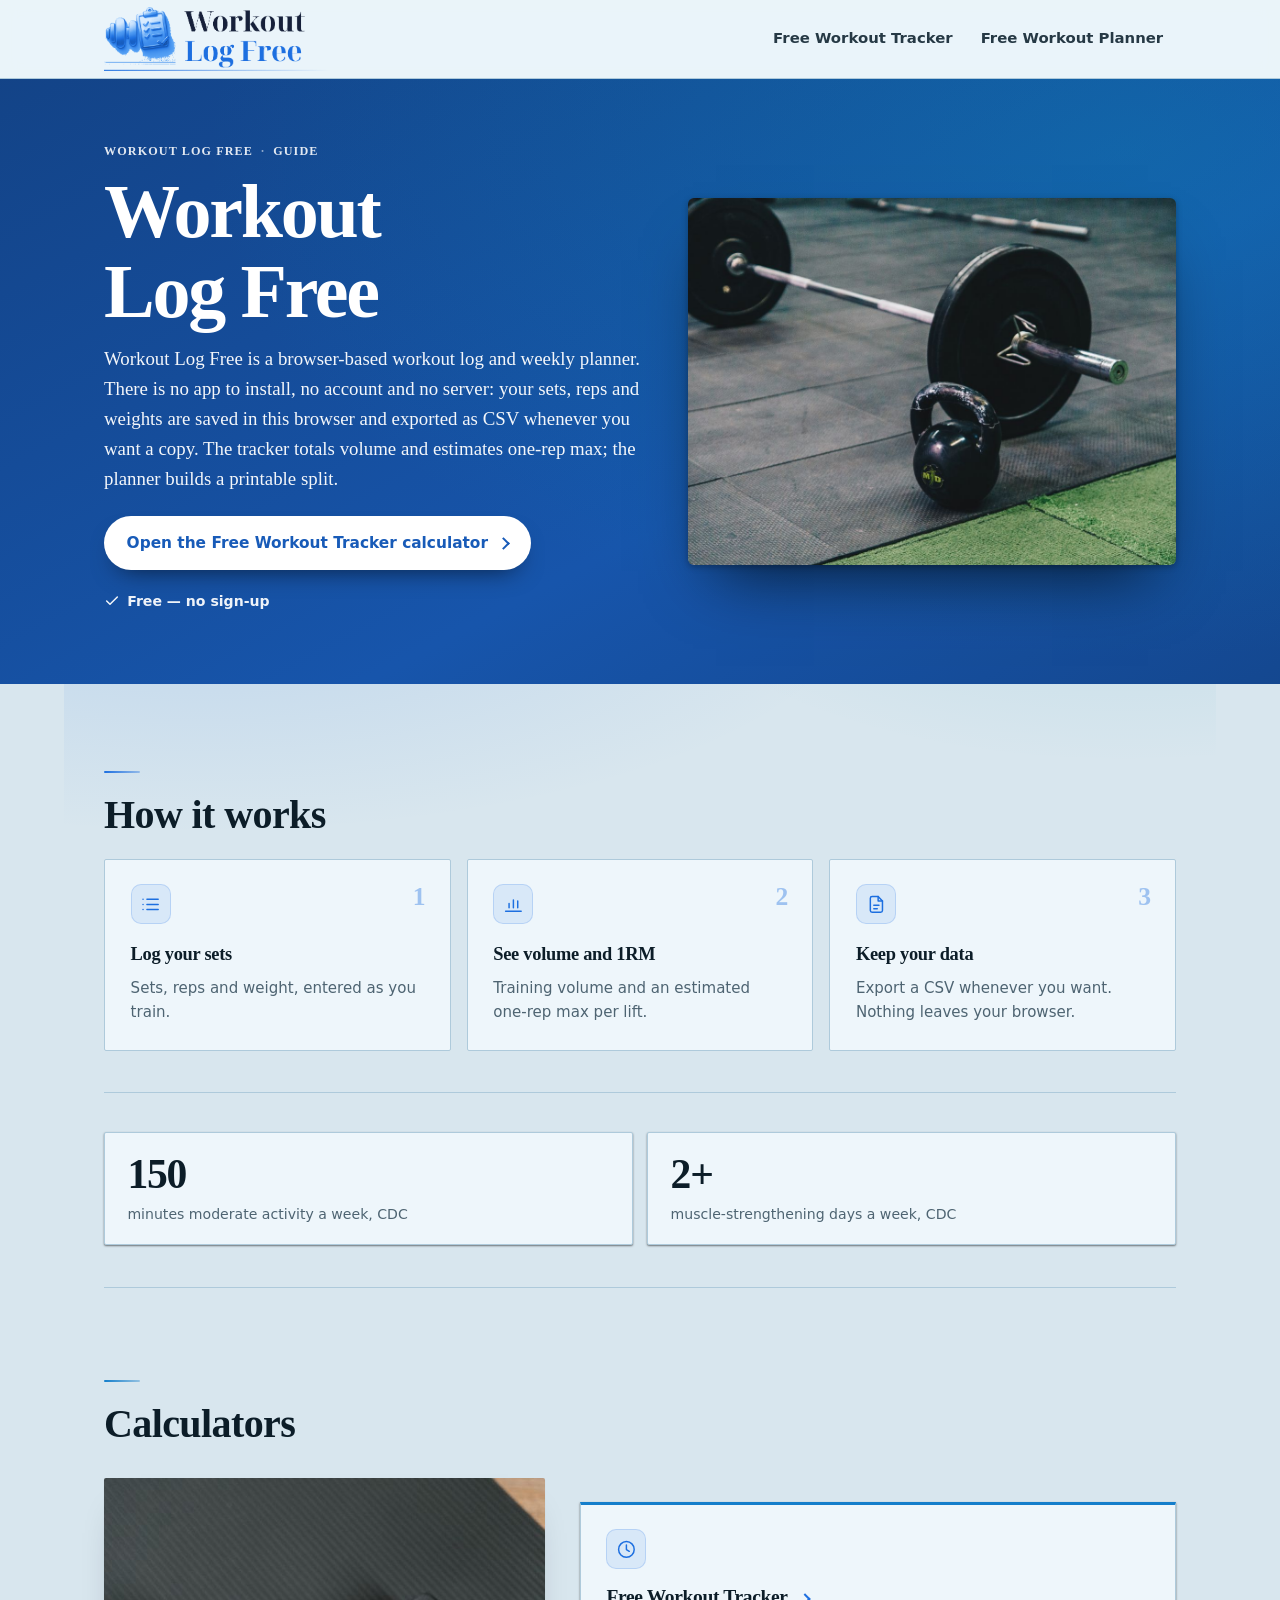
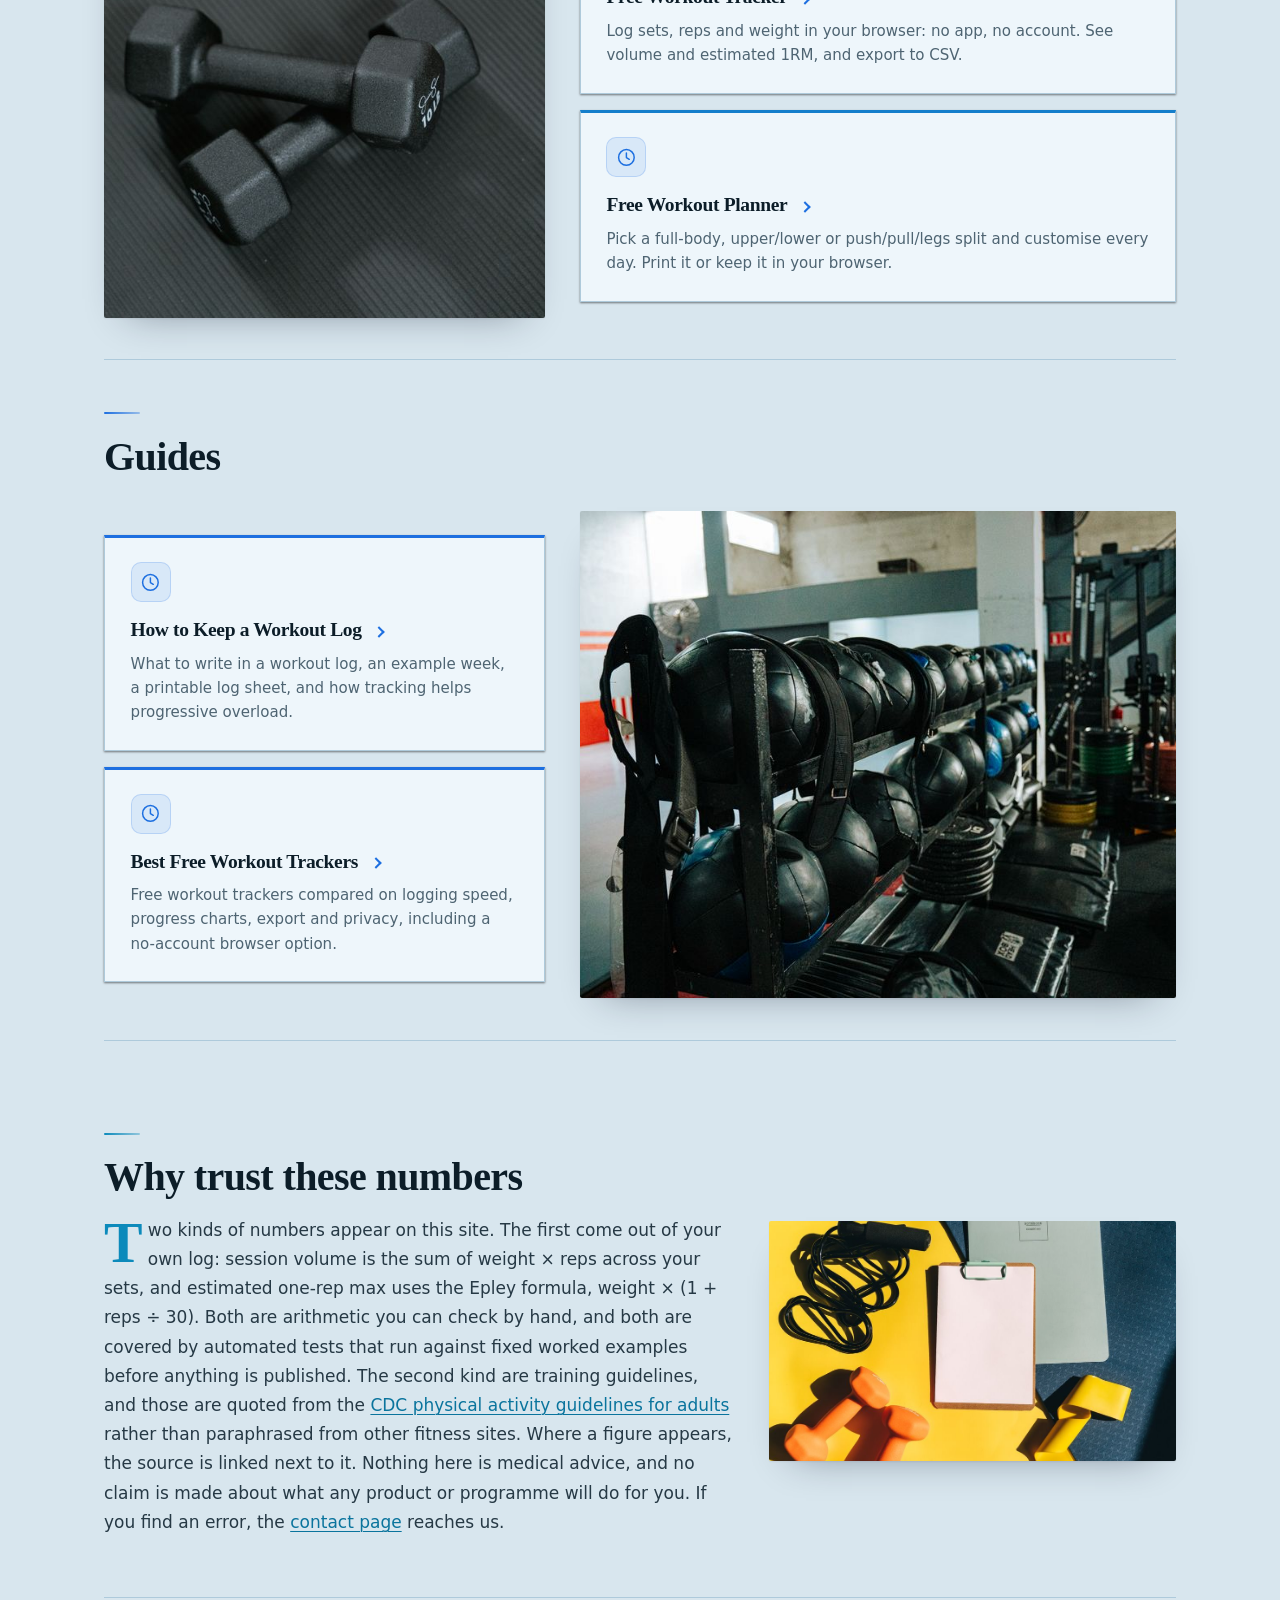
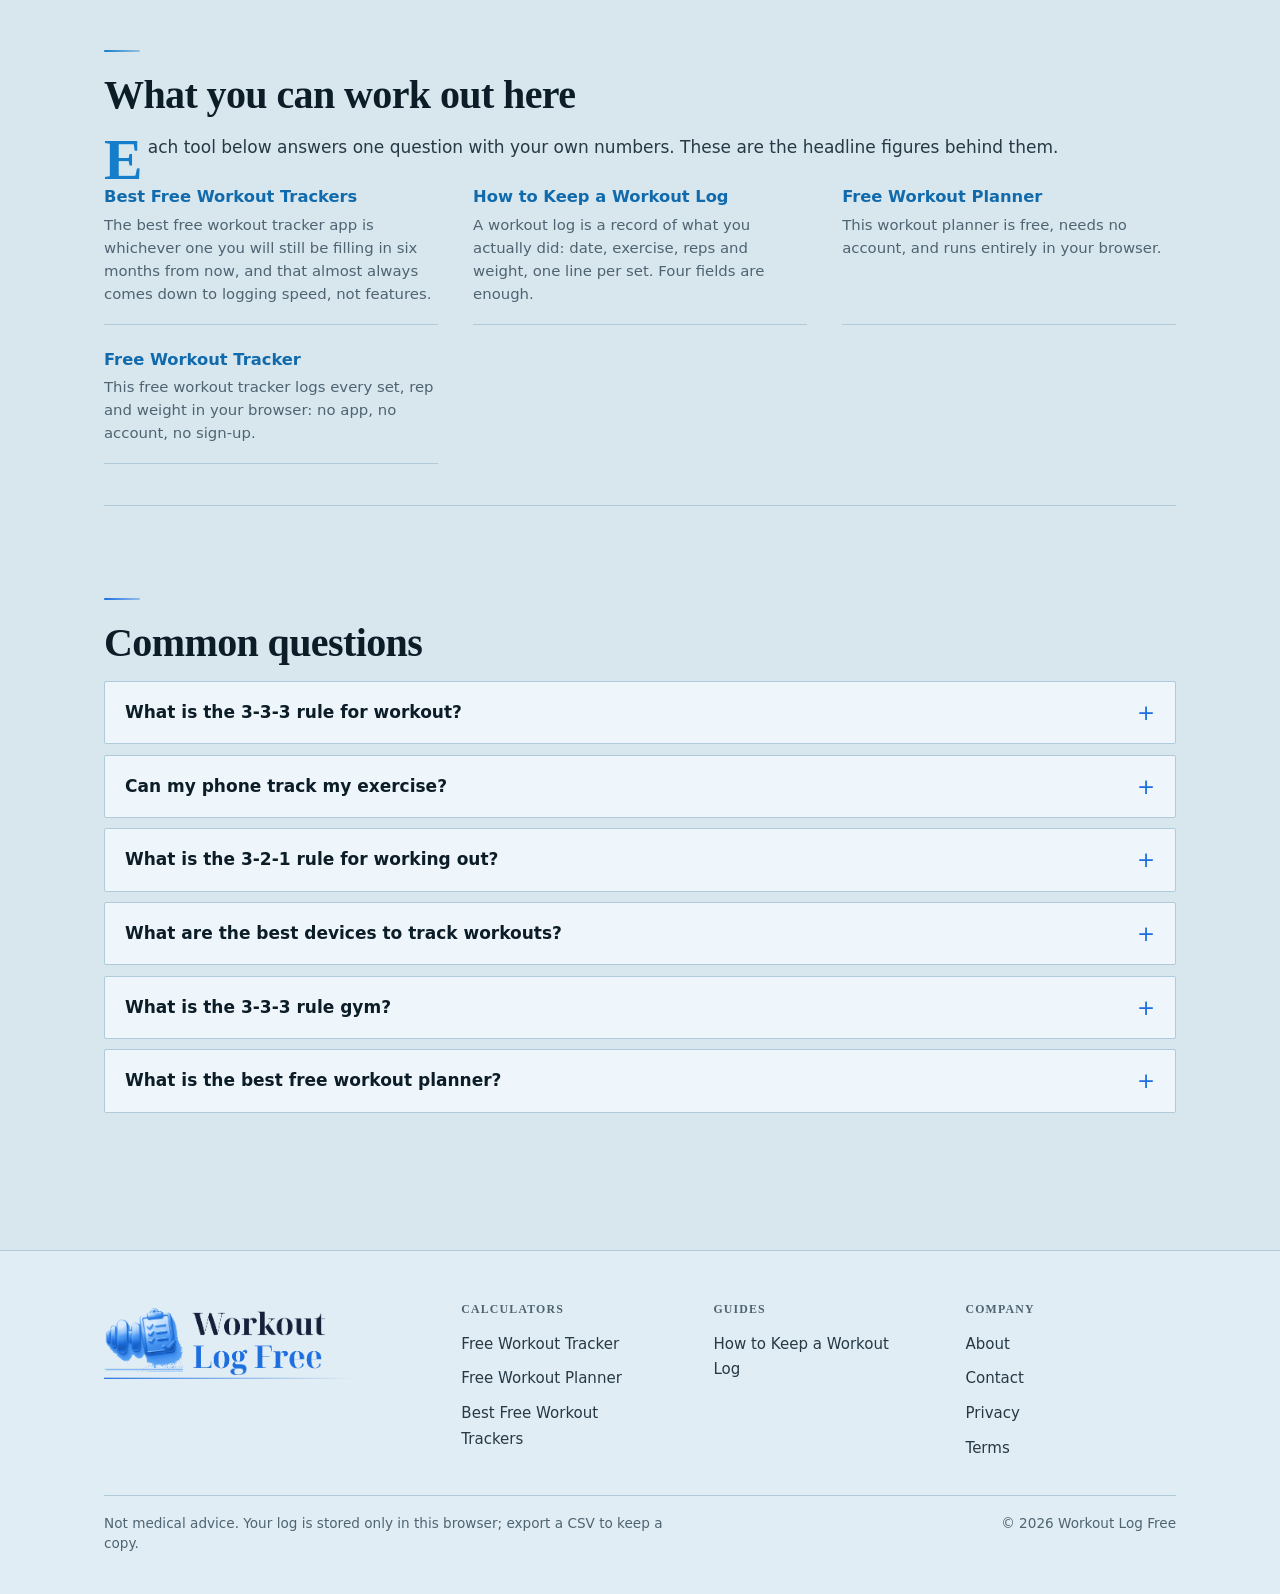
<file: index.html>
<!doctype html>
<html lang="en-US" class="layout-magazine">
<head>
<meta charset="utf-8">
<meta name="viewport" content="width=device-width, initial-scale=1">
<title>Workout Log Free: A free, no-account workout log and planner</title>
<meta name="description" content="A free, no-account workout log and planner that runs in the browser.">
<link rel="canonical" href="https://workoutlogfree.com/">
<meta property="og:title" content="Workout Log Free: A free, no-account workout log and planner">
<meta property="og:description" content="A free, no-account workout log and planner that runs in the browser.">
<meta property="og:url" content="https://workoutlogfree.com/">
<meta property="og:type" content="website">
<link rel="stylesheet" href="/assets/site.css">
<link rel="stylesheet" href="/assets/layouts.css">
<style>:root{--brand:#1d6fe0;--accent:#0891b2;--bg:#d8e6ee;--surface:#eef6fb;--soft:#e1edf4;--sunken:#c6dbe7;--ink:#0c1d28;--ink-2:#263945;--muted:#4e6472;--line:#aecadb;--line-strong:#8bb0c6;--brand-ink:color-mix(in srgb,var(--brand) 82%,#000 18%);--brand-soft:color-mix(in srgb,var(--brand) 9%,var(--bg));--brand-line:color-mix(in srgb,var(--brand) 28%,var(--line));--warn:#8a4b00;--warn-bg:color-mix(in srgb,#f59e0b 16%,var(--surface));--ok:#0f7b46}:root[data-theme="light"]{--brand:#1d6fe0;--accent:#0891b2;--bg:#d8e6ee;--surface:#eef6fb;--soft:#e1edf4;--sunken:#c6dbe7;--ink:#0c1d28;--ink-2:#263945;--muted:#4e6472;--line:#aecadb;--line-strong:#8bb0c6;--brand-ink:color-mix(in srgb,var(--brand) 82%,#000 18%);--brand-soft:color-mix(in srgb,var(--brand) 9%,var(--bg));--brand-line:color-mix(in srgb,var(--brand) 28%,var(--line));--warn:#8a4b00;--warn-bg:color-mix(in srgb,#f59e0b 16%,var(--surface));--ok:#0f7b46}:root[data-theme="dark"]{--brand:#1d6fe0;--accent:#0891b2;--bg:#d8e6ee;--surface:#eef6fb;--soft:#e1edf4;--sunken:#c6dbe7;--ink:#0c1d28;--ink-2:#263945;--muted:#4e6472;--line:#aecadb;--line-strong:#8bb0c6;--brand-ink:color-mix(in srgb,var(--brand) 82%,#000 18%);--brand-soft:color-mix(in srgb,var(--brand) 9%,var(--bg));--brand-line:color-mix(in srgb,var(--brand) 28%,var(--line));--warn:#8a4b00;--warn-bg:color-mix(in srgb,#f59e0b 16%,var(--surface));--ok:#0f7b46}</style>
<script type="application/ld+json">{"@context":"https://schema.org","@type":"WebSite","name":"Workout Log Free","url":"https://workoutlogfree.com/"}</script>
<script type="application/ld+json">{"@context":"https://schema.org","@type":"Organization","name":"Workout Log Free","url":"https://workoutlogfree.com/"}</script>
<script>(function(){try{var t=localStorage.getItem("theme");if(t==="dark"||t==="light")document.documentElement.dataset.theme=t}catch(e){}})()</script>
<link rel="icon" href="/assets/brand/favicon.svg" type="image/svg+xml">
<link rel="icon" href="/assets/brand/icon-32.png" sizes="32x32" type="image/png">
<link rel="apple-touch-icon" href="/assets/brand/icon-180.png">
<link rel="manifest" href="/assets/brand/site.webmanifest">
<meta name="theme-color" content="#1d6fe0">
<meta property="og:image" content="https://workoutlogfree.com/assets/brand/og.png">
<meta property="og:image:width" content="1200">
<meta property="og:image:height" content="630">
<meta name="twitter:card" content="summary_large_image">
<meta name="twitter:image" content="https://workoutlogfree.com/assets/brand/og.png">
</head>
<body><a class="skip-link" href="#main">Skip to content</a>
<header class="site"><div class="wrap"><a class="logo" href="/" aria-label="Workout Log Free home"><span class="logo-mark"><img class="lk" src="/assets/brand/lockup.svg" alt="" width="625" height="177" loading="eager" decoding="async"></span></a><input class="nav-toggle" type="checkbox" id="nav-toggle" aria-label="Open menu"><label class="burger" for="nav-toggle" aria-hidden="true"><span></span></label><nav class="site" aria-label="Primary"><a href="/workout-tracker/">Free Workout Tracker</a><a href="/workout-planner/">Free Workout Planner</a></nav></div></header>
<main id="main" data-blocks="steps,stats">
<section class="hero-band"><div class="hero">
<div>
<p class="eyebrow">Workout Log Free <span aria-hidden="true">&middot;</span> Guide</p>
<h1>Workout Log Free</h1>
<p class="answer">Workout Log Free is a browser-based workout log and weekly planner. There is no app to install, no account and no server: your sets, reps and weights are saved in this browser and exported as CSV whenever you want a copy. The tracker totals volume and estimates one-rep max; the planner builds a printable split.</p>
<div class="hero-cta"><a class="btn-hero" href="/workout-tracker/">Open the Free Workout Tracker calculator</a></div><ul class="hero-chips"><li><svg viewBox="0 0 24 24" fill="none" stroke="currentColor" stroke-width="2.2" stroke-linecap="round" stroke-linejoin="round" aria-hidden="true"><path d="M4 12l5 5L20 6"/></svg>Free &mdash; no sign-up</li></ul>
</div>
<figure class="hero-art hero-photo"><img src="/assets/img/hero.jpg" alt="Black lenovo laptop on brown wooden table" width="1200" height="800" loading="eager" decoding="async" fetchpriority="high"></figure>
</div></section>
<div class="wrap">






<section class="sec">
<h2>How it works</h2>
<ol class="steps"><li class="step"><span class="step__n">1</span><span class="card-icon"><svg aria-hidden="true" focusable="false" viewBox="0 0 24 24" fill="none" stroke="currentColor" stroke-width="1.7" stroke-linecap="round" stroke-linejoin="round"><path d="M8 6h13M8 12h13M8 18h13M3.5 6h.01M3.5 12h.01M3.5 18h.01"/></svg></span>
     <strong>Log your sets</strong><span>Sets, reps and weight, entered as you train.</span></li><li class="step"><span class="step__n">2</span><span class="card-icon"><svg aria-hidden="true" focusable="false" viewBox="0 0 24 24" fill="none" stroke="currentColor" stroke-width="1.7" stroke-linecap="round" stroke-linejoin="round"><path d="M3 20h18M7 16v-5M12 16V7M17 16v-8"/></svg></span>
     <strong>See volume and 1RM</strong><span>Training volume and an estimated one-rep max per lift.</span></li><li class="step"><span class="step__n">3</span><span class="card-icon"><svg aria-hidden="true" focusable="false" viewBox="0 0 24 24" fill="none" stroke="currentColor" stroke-width="1.7" stroke-linecap="round" stroke-linejoin="round"><path d="M14 3H7a2 2 0 0 0-2 2v14a2 2 0 0 0 2 2h10a2 2 0 0 0 2-2V8z"/><path d="M14 3v5h5M9 13h6M9 17h4"/></svg></span>
     <strong>Keep your data</strong><span>Export a CSV whenever you want. Nothing leaves your browser.</span></li></ol>
</section>
<section class="sec" aria-label="Key figures">
  <div class="stats"><div class="stat"><span class="stat__v">150</span><span class="stat__l">minutes moderate activity a week, CDC</span></div><div class="stat"><span class="stat__v">2+</span><span class="stat__l">muscle-strengthening days a week, CDC</span></div></div>
</section>
<section class="sec">
<h2>Calculators</h2><figure class="sec-photo"><img src="/assets/img/feature-1.jpg" alt="Two black dumbbells and an orange resistance band on a rustic wooden surface" width="900" height="600" loading="lazy" decoding="async"></figure>
<ul>
<li><div class="card-icon"><svg aria-hidden="true" focusable="false" viewBox="0 0 24 24" fill="none" stroke="currentColor" stroke-width="1.7" stroke-linecap="round" stroke-linejoin="round"><circle cx="12" cy="12" r="9"/><path d="M12 7v5.2l3.3 2"/></svg></div><a href="/workout-tracker/"><strong>Free Workout Tracker</strong></a><br>Log sets, reps and weight in your browser: no app, no account. See volume and estimated 1RM, and export to CSV.</li>
<li><div class="card-icon"><svg aria-hidden="true" focusable="false" viewBox="0 0 24 24" fill="none" stroke="currentColor" stroke-width="1.7" stroke-linecap="round" stroke-linejoin="round"><circle cx="12" cy="12" r="9"/><path d="M12 7v5.2l3.3 2"/></svg></div><a href="/workout-planner/"><strong>Free Workout Planner</strong></a><br>Pick a full-body, upper/lower or push/pull/legs split and customise every day. Print it or keep it in your browser.</li>
</ul>
</section>
<section class="sec">
<h2>Guides</h2><figure class="sec-photo"><img src="/assets/img/feature-2.jpg" alt="A planner with two pens sitting on top of it" width="900" height="600" loading="lazy" decoding="async"></figure>
<ul>
<li><div class="card-icon"><svg aria-hidden="true" focusable="false" viewBox="0 0 24 24" fill="none" stroke="currentColor" stroke-width="1.7" stroke-linecap="round" stroke-linejoin="round"><circle cx="12" cy="12" r="9"/><path d="M12 7v5.2l3.3 2"/></svg></div><a href="/workout-log/"><strong>How to Keep a Workout Log</strong></a><br>What to write in a workout log, an example week, a printable log sheet, and how tracking helps progressive overload.</li>
<li><div class="card-icon"><svg aria-hidden="true" focusable="false" viewBox="0 0 24 24" fill="none" stroke="currentColor" stroke-width="1.7" stroke-linecap="round" stroke-linejoin="round"><circle cx="12" cy="12" r="9"/><path d="M12 7v5.2l3.3 2"/></svg></div><a href="/best-free-workout-tracker/"><strong>Best Free Workout Trackers</strong></a><br>Free workout trackers compared on logging speed, progress charts, export and privacy, including a no-account browser option.</li>
</ul>
</section>
<section class="sec is-wide">
<h2>Why trust these numbers</h2>
<figure class="sec-photo"><img src="/assets/img/s-.-3.jpg" alt="Man filming creative content with smartphone on gimbal indoors." width="940" height="627" loading="lazy" decoding="async"></figure>
<p>Two kinds of numbers appear on this site. The first come out of your own log: session volume is the sum of weight × reps across your sets, and estimated one-rep max uses the Epley formula, weight × (1 + reps ÷ 30). Both are arithmetic you can check by hand, and both are covered by automated tests that run against fixed worked examples before anything is published. The second kind are training guidelines, and those are quoted from the <a href="https://www.cdc.gov/physical-activity-basics/guidelines/adults.html" rel="nofollow noopener">CDC physical activity guidelines for adults</a> rather than paraphrased from other fitness sites. Where a figure appears, the source is linked next to it. Nothing here is medical advice, and no claim is made about what any product or programme will do for you. If you find an error, the <a href="/contact/">contact page</a> reaches us.</p>
</section>

<!-- HOME-EXPAND-V1 -->
<section class="sec">
<h2>What you can work out here</h2>
<p>Each tool below answers one question with your own numbers. These are the headline figures behind them.</p>
<dl class="answers"><div class="a-item"><dt><a href="/best-free-workout-tracker/">Best Free Workout Trackers</a></dt><dd>The best free workout tracker app is whichever one you will still be filling in six months from now, and that almost always comes down to logging speed, not features.</dd></div><div class="a-item"><dt><a href="/workout-log/">How to Keep a Workout Log</a></dt><dd>A workout log is a record of what you actually did: date, exercise, reps and weight, one line per set. Four fields are enough.</dd></div><div class="a-item"><dt><a href="/workout-planner/">Free Workout Planner</a></dt><dd>This workout planner is free, needs no account, and runs entirely in your browser.</dd></div><div class="a-item"><dt><a href="/workout-tracker/">Free Workout Tracker</a></dt><dd>This free workout tracker logs every set, rep and weight in your browser: no app, no account, no sign-up.</dd></div></dl>
</section>
<section class="sec">
<h2>Common questions</h2>
<div class="faq">
<details><summary>What is the 3-3-3 rule for workout?</summary><p>It is an informal phrase, not a published guideline, and it is usually given as three exercises, three sets, three days a week. No governing body defines it, so treat any confident-sounding version with suspicion. <a href="/workout-log/">More in How to Keep a Workout Log</a>.</p></details>
<details><summary>Can my phone track my exercise?</summary><p>Partly. A modern phone counts steps and estimates walking, running and cycling from its motion sensors, and the built-in health app will store that automatically. <a href="/workout-log/">More in How to Keep a Workout Log</a>.</p></details>
<details><summary>What is the 3-2-1 rule for working out?</summary><p>It is a social-media training template, commonly described as three strength sessions, two Pilates or mobility sessions and one cardio session per week, with a rest day. <a href="/workout-log/">More in How to Keep a Workout Log</a>.</p></details>
<details><summary>What are the best devices to track workouts?</summary><p>It depends what you are tracking. Watches and phones handle time, distance and heart rate for running, walking and cycling without any input from you. <a href="/workout-log/">More in How to Keep a Workout Log</a>.</p></details>
<details><summary>What is the 3-3-3 rule gym?</summary><p>In a gym context it is usually quoted as three exercises, three sets of each, three times a week. <a href="/workout-planner/">More in Free Workout Planner</a>.</p></details>
<details><summary>What is the best free workout planner?</summary><p>The best free planner is whichever one you can change in ten seconds when the squat rack is busy. Rigid apps that lock the plan behind a paid tier fail that test. <a href="/workout-planner/">More in Free Workout Planner</a>.</p></details>
</div>
</section>
</div></main>
<footer class="site"><div class="wrap">
<div class="f-brand"><a class="footer-brand" href="/" aria-label="Workout Log Free home"><span class="logo-mark"><img class="lk" src="/assets/brand/lockup.svg" alt="" width="625" height="177" loading="lazy" decoding="async"></span></a></div>
<nav class="f-col" aria-label="Calculators"><h3>Calculators</h3><ul><li><a href="/workout-tracker/">Free Workout Tracker</a></li><li><a href="/workout-planner/">Free Workout Planner</a></li><li><a href="/best-free-workout-tracker/">Best Free Workout Trackers</a></li></ul></nav>
<nav class="f-col" aria-label="Guides"><h3>Guides</h3><ul><li><a href="/workout-log/">How to Keep a Workout Log</a></li></ul></nav>
<nav class="f-col" aria-label="Company"><h3>Company</h3><ul><li><a href="/about/">About</a></li><li><a href="/contact/">Contact</a></li><li><a href="/privacy/">Privacy</a></li><li><a href="/terms/">Terms</a></li></ul></nav>
<div class="f-legal"><p>Not medical advice. Your log is stored only in this browser; export a CSV to keep a copy.</p><p>© <span id="y"></span> Workout Log Free</p></div>
</div></footer>
<script>document.getElementById('y').textContent=new Date().getFullYear()</script>

</body>
</html>
</file>
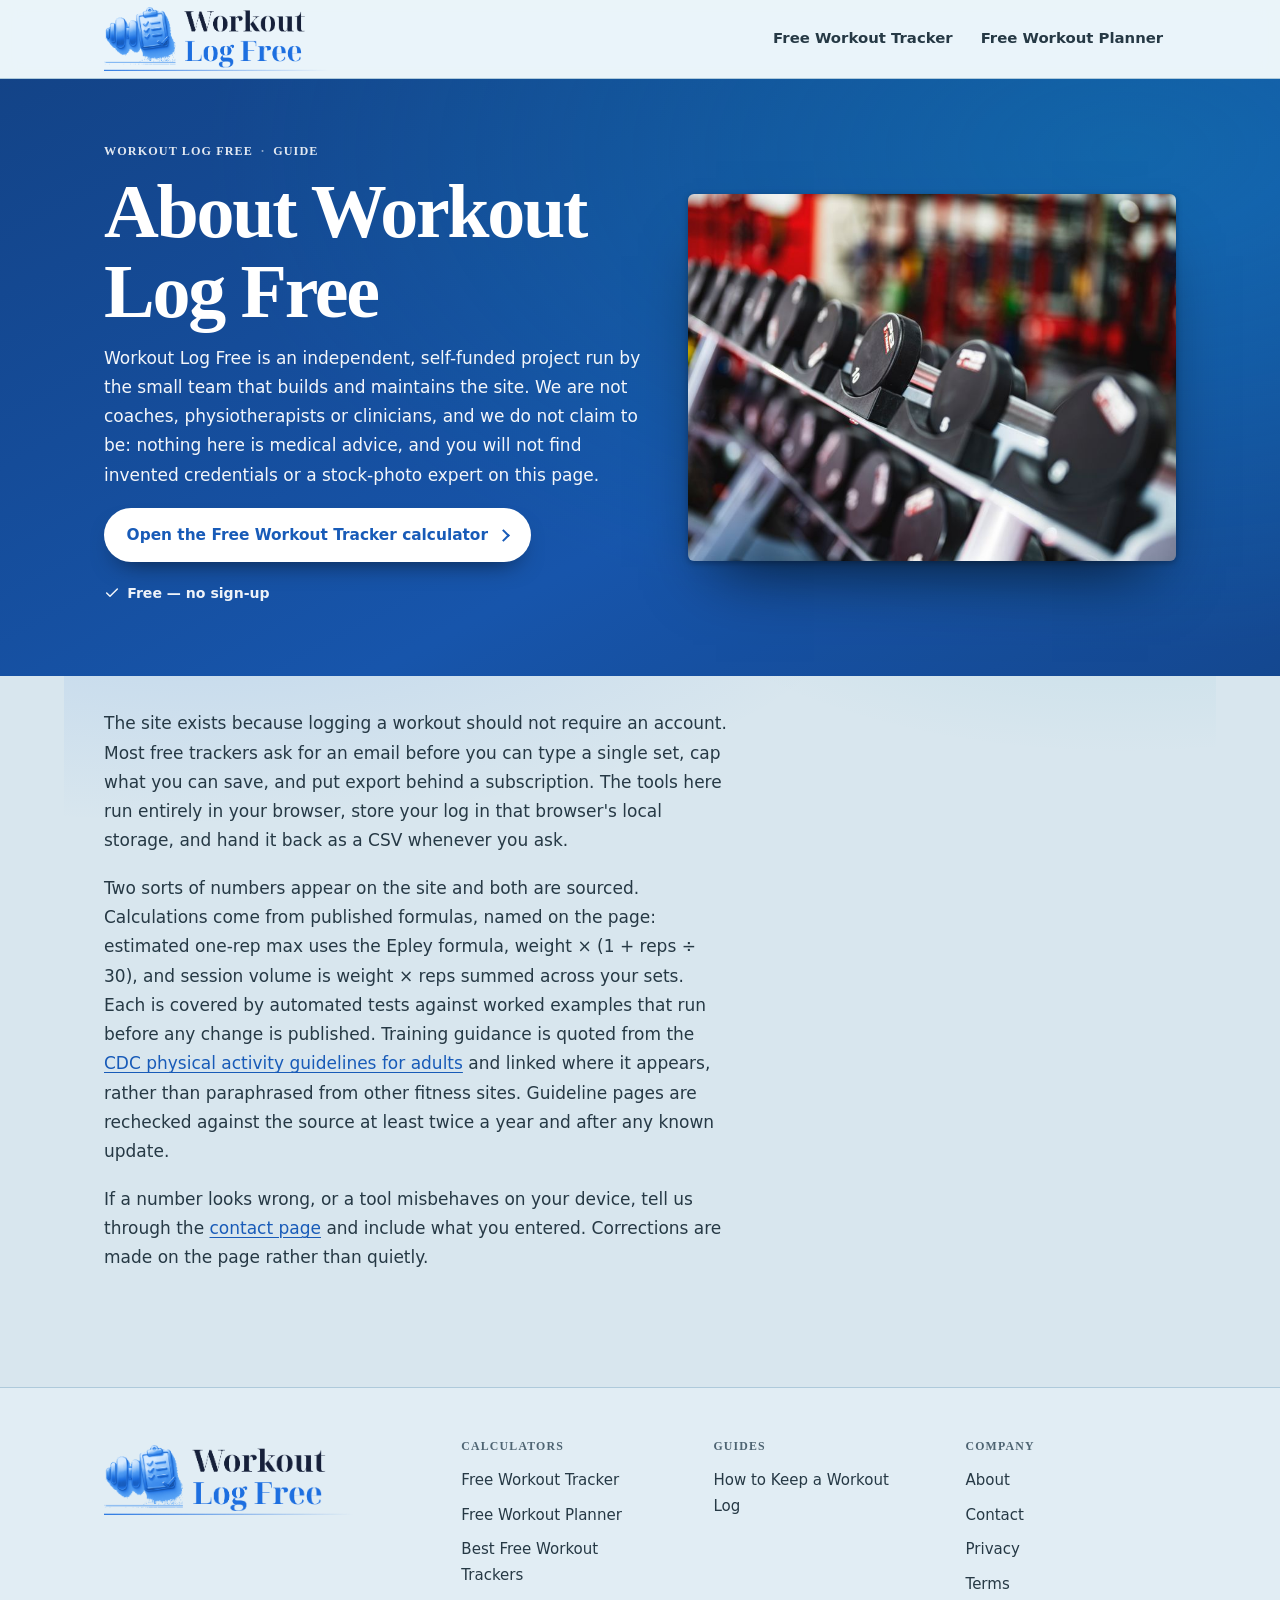
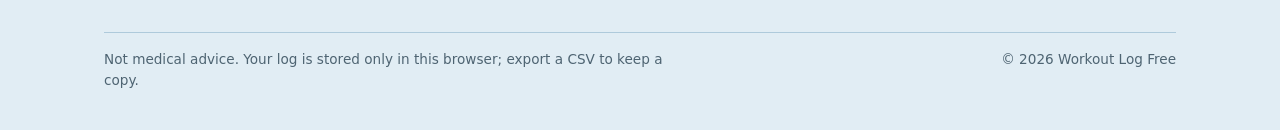
<file: about/index.html>
<!doctype html>
<html lang="en-US" class="layout-magazine">
<head>
<meta charset="utf-8">
<meta name="viewport" content="width=device-width, initial-scale=1">
<title>About Workout Log Free</title>
<meta name="description" content="Who runs Workout Log Free, where our figures come from and how we keep them current.">
<link rel="canonical" href="https://workoutlogfree.com/about/">
<meta property="og:title" content="About Workout Log Free">
<meta property="og:description" content="Who runs Workout Log Free, where our figures come from and how we keep them current.">
<meta property="og:url" content="https://workoutlogfree.com/about/">
<meta property="og:type" content="website">
<link rel="stylesheet" href="/assets/site.css">
<link rel="stylesheet" href="/assets/layouts.css">
<style>:root{--brand:#1d6fe0;--accent:#0891b2;--bg:#d8e6ee;--surface:#eef6fb;--soft:#e1edf4;--sunken:#c6dbe7;--ink:#0c1d28;--ink-2:#263945;--muted:#4e6472;--line:#aecadb;--line-strong:#8bb0c6;--brand-ink:color-mix(in srgb,var(--brand) 82%,#000 18%);--brand-soft:color-mix(in srgb,var(--brand) 9%,var(--bg));--brand-line:color-mix(in srgb,var(--brand) 28%,var(--line));--warn:#8a4b00;--warn-bg:color-mix(in srgb,#f59e0b 16%,var(--surface));--ok:#0f7b46}:root[data-theme="light"]{--brand:#1d6fe0;--accent:#0891b2;--bg:#d8e6ee;--surface:#eef6fb;--soft:#e1edf4;--sunken:#c6dbe7;--ink:#0c1d28;--ink-2:#263945;--muted:#4e6472;--line:#aecadb;--line-strong:#8bb0c6;--brand-ink:color-mix(in srgb,var(--brand) 82%,#000 18%);--brand-soft:color-mix(in srgb,var(--brand) 9%,var(--bg));--brand-line:color-mix(in srgb,var(--brand) 28%,var(--line));--warn:#8a4b00;--warn-bg:color-mix(in srgb,#f59e0b 16%,var(--surface));--ok:#0f7b46}:root[data-theme="dark"]{--brand:#1d6fe0;--accent:#0891b2;--bg:#d8e6ee;--surface:#eef6fb;--soft:#e1edf4;--sunken:#c6dbe7;--ink:#0c1d28;--ink-2:#263945;--muted:#4e6472;--line:#aecadb;--line-strong:#8bb0c6;--brand-ink:color-mix(in srgb,var(--brand) 82%,#000 18%);--brand-soft:color-mix(in srgb,var(--brand) 9%,var(--bg));--brand-line:color-mix(in srgb,var(--brand) 28%,var(--line));--warn:#8a4b00;--warn-bg:color-mix(in srgb,#f59e0b 16%,var(--surface));--ok:#0f7b46}</style>

<script>(function(){try{var t=localStorage.getItem("theme");if(t==="dark"||t==="light")document.documentElement.dataset.theme=t}catch(e){}})()</script>
<link rel="icon" href="/assets/brand/favicon.svg" type="image/svg+xml">
<link rel="icon" href="/assets/brand/icon-32.png" sizes="32x32" type="image/png">
<link rel="apple-touch-icon" href="/assets/brand/icon-180.png">
<link rel="manifest" href="/assets/brand/site.webmanifest">
<meta name="theme-color" content="#1d6fe0">
<meta property="og:image" content="https://workoutlogfree.com/assets/brand/og.png">
<meta property="og:image:width" content="1200">
<meta property="og:image:height" content="630">
<meta name="twitter:card" content="summary_large_image">
<meta name="twitter:image" content="https://workoutlogfree.com/assets/brand/og.png">
</head>
<body><a class="skip-link" href="#main">Skip to content</a>
<header class="site"><div class="wrap"><a class="logo" href="/" aria-label="Workout Log Free home"><span class="logo-mark"><img class="lk" src="/assets/brand/lockup.svg" alt="" width="625" height="177" loading="eager" decoding="async"></span></a><input class="nav-toggle" type="checkbox" id="nav-toggle" aria-label="Open menu"><label class="burger" for="nav-toggle" aria-hidden="true"><span></span></label><nav class="site" aria-label="Primary"><a href="/workout-tracker/">Free Workout Tracker</a><a href="/workout-planner/">Free Workout Planner</a></nav></div></header>
<main id="main">
<section class="hero-band"><div class="hero">
<div>
<p class="eyebrow">Workout Log Free <span aria-hidden="true">&middot;</span> Guide</p>
<h1>About Workout Log Free</h1>
<p>Workout Log Free is an independent, self-funded project run by the small team that builds and maintains the site. We are not coaches, physiotherapists or clinicians, and we do not claim to be: nothing here is medical advice, and you will not find invented credentials or a stock-photo expert on this page.</p>
<div class="hero-cta"><a class="btn-hero" href="/workout-tracker/">Open the Free Workout Tracker calculator</a></div><ul class="hero-chips"><li><svg viewBox="0 0 24 24" fill="none" stroke="currentColor" stroke-width="2.2" stroke-linecap="round" stroke-linejoin="round" aria-hidden="true"><path d="M4 12l5 5L20 6"/></svg>Free &mdash; no sign-up</li></ul>
</div>
<figure class="hero-art hero-photo"><img src="/assets/img/p-about.jpg" alt="Woman standing surrounded by exercise equipment" width="900" height="600" loading="eager" decoding="async" fetchpriority="high"></figure>
</div></section>
<div class="wrap">


<p>The site exists because logging a workout should not require an account. Most free trackers ask for an email before you can type a single set, cap what you can save, and put export behind a subscription. The tools here run entirely in your browser, store your log in that browser's local storage, and hand it back as a CSV whenever you ask.</p>
<p>Two sorts of numbers appear on the site and both are sourced. Calculations come from published formulas, named on the page: estimated one-rep max uses the Epley formula, weight × (1 + reps ÷ 30), and session volume is weight × reps summed across your sets. Each is covered by automated tests against worked examples that run before any change is published. Training guidance is quoted from the <a href="https://www.cdc.gov/physical-activity-basics/guidelines/adults.html" rel="nofollow noopener">CDC physical activity guidelines for adults</a> and linked where it appears, rather than paraphrased from other fitness sites. Guideline pages are rechecked against the source at least twice a year and after any known update.</p>
<p>If a number looks wrong, or a tool misbehaves on your device, tell us through the <a href="/contact/">contact page</a> and include what you entered. Corrections are made on the page rather than quietly.</p>
</div></main>
<footer class="site"><div class="wrap">
<div class="f-brand"><a class="footer-brand" href="/" aria-label="Workout Log Free home"><span class="logo-mark"><img class="lk" src="/assets/brand/lockup.svg" alt="" width="625" height="177" loading="lazy" decoding="async"></span></a></div>
<nav class="f-col" aria-label="Calculators"><h3>Calculators</h3><ul><li><a href="/workout-tracker/">Free Workout Tracker</a></li><li><a href="/workout-planner/">Free Workout Planner</a></li><li><a href="/best-free-workout-tracker/">Best Free Workout Trackers</a></li></ul></nav>
<nav class="f-col" aria-label="Guides"><h3>Guides</h3><ul><li><a href="/workout-log/">How to Keep a Workout Log</a></li></ul></nav>
<nav class="f-col" aria-label="Company"><h3>Company</h3><ul><li><a href="/about/">About</a></li><li><a href="/contact/">Contact</a></li><li><a href="/privacy/">Privacy</a></li><li><a href="/terms/">Terms</a></li></ul></nav>
<div class="f-legal"><p>Not medical advice. Your log is stored only in this browser; export a CSV to keep a copy.</p><p>© <span id="y"></span> Workout Log Free</p></div>
</div></footer>
<script>document.getElementById('y').textContent=new Date().getFullYear()</script>

</body>
</html>
</file>
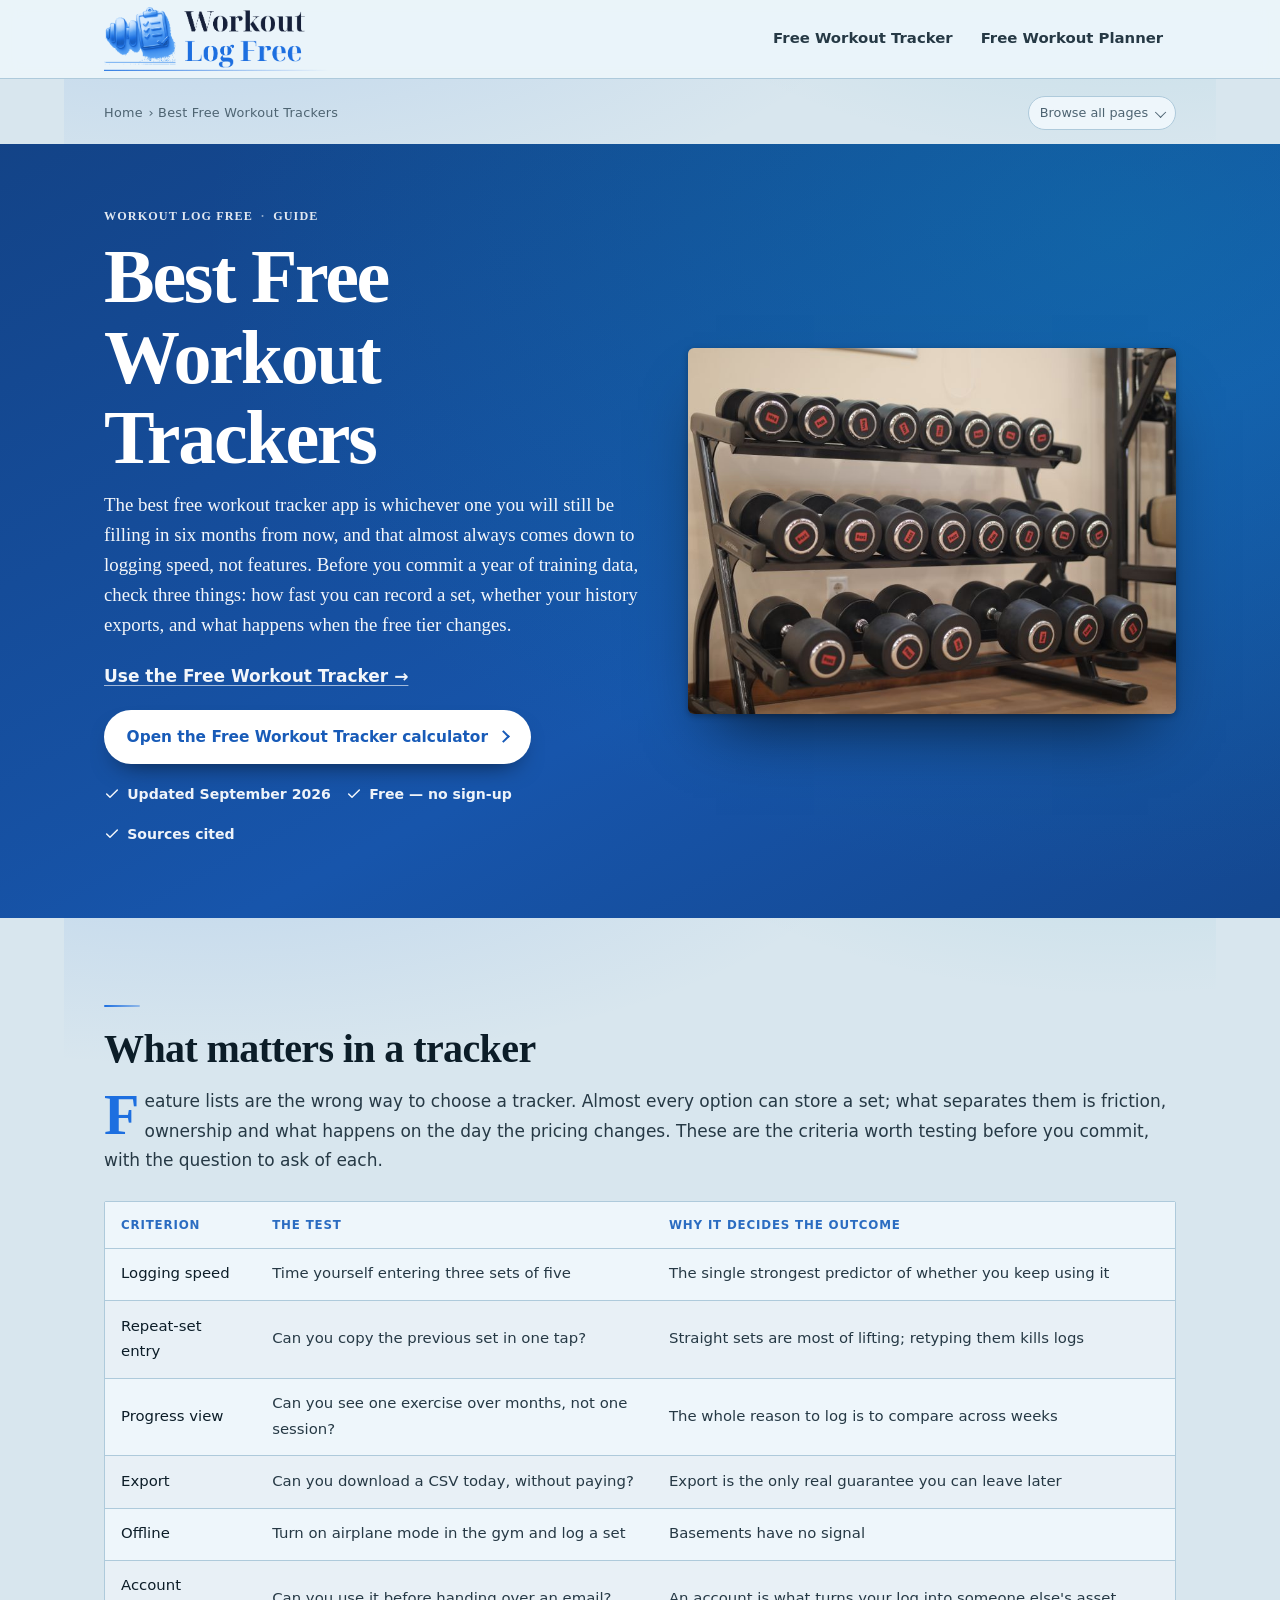
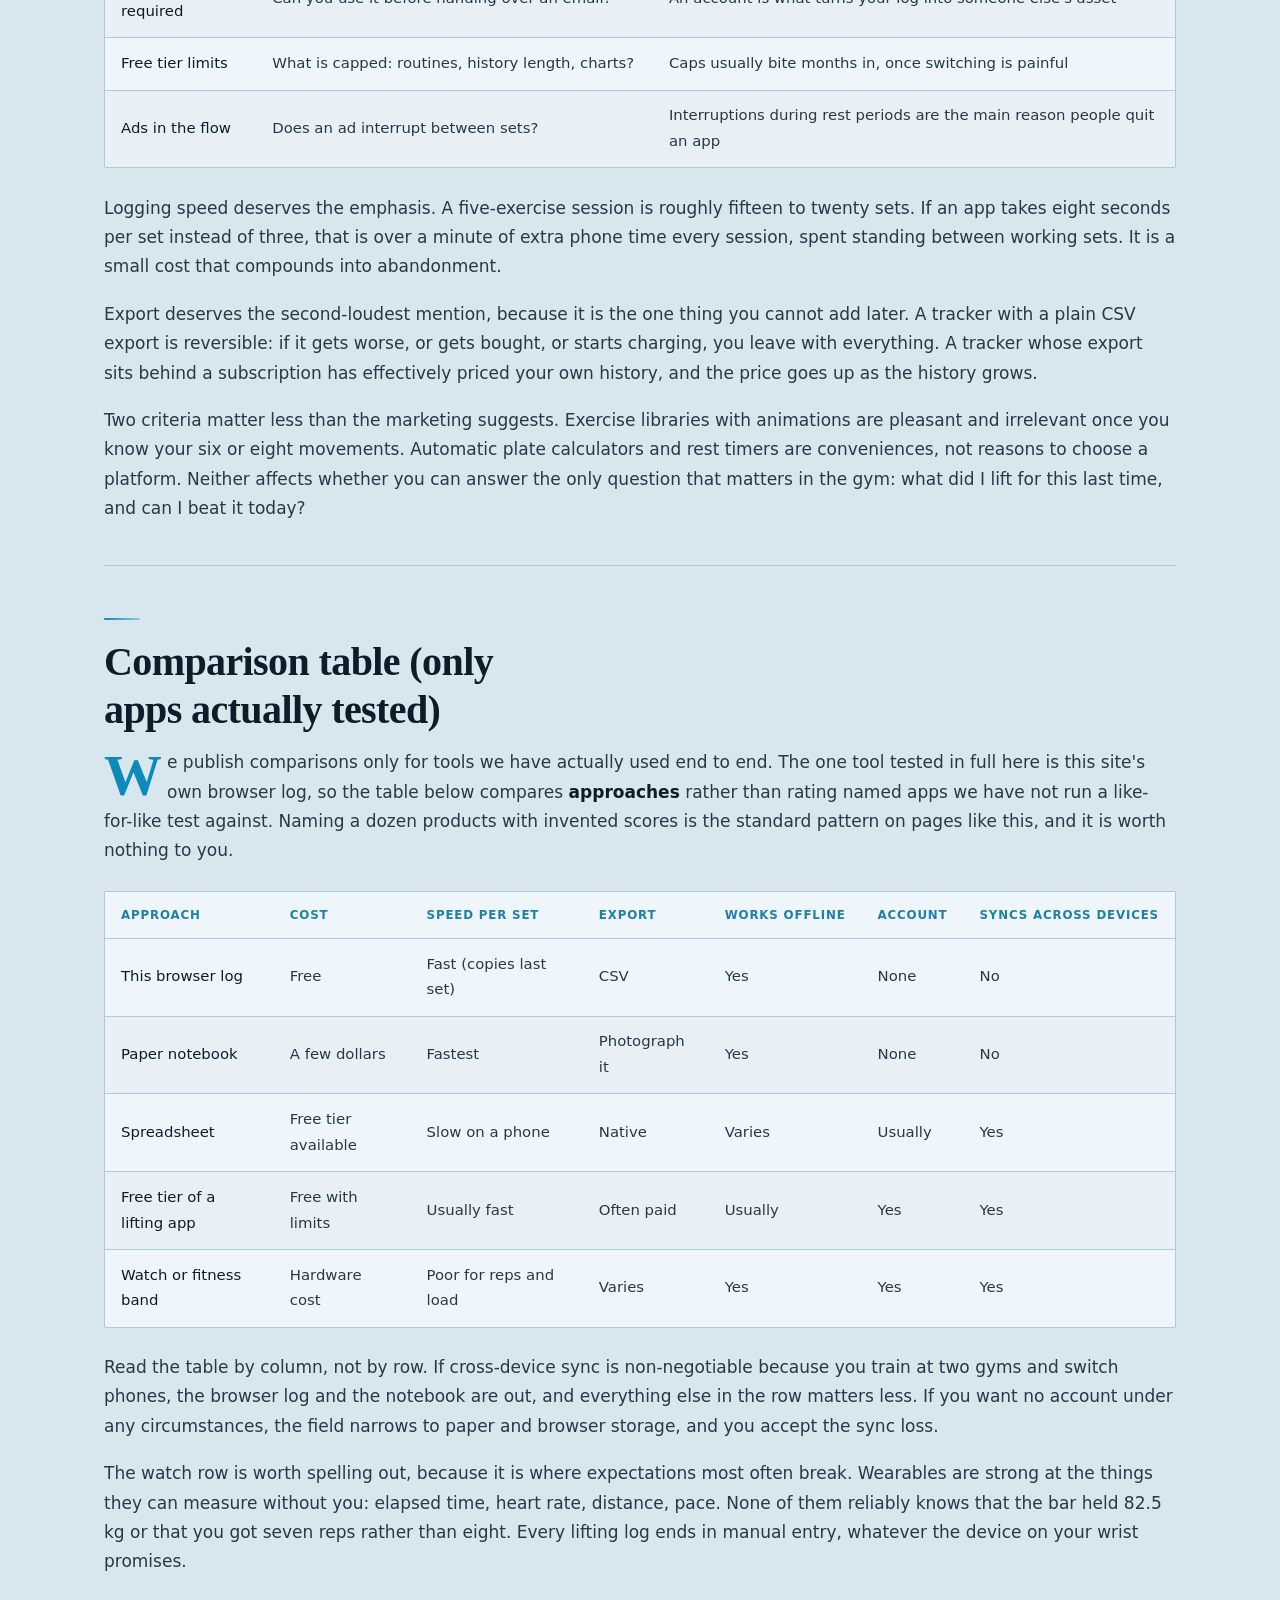
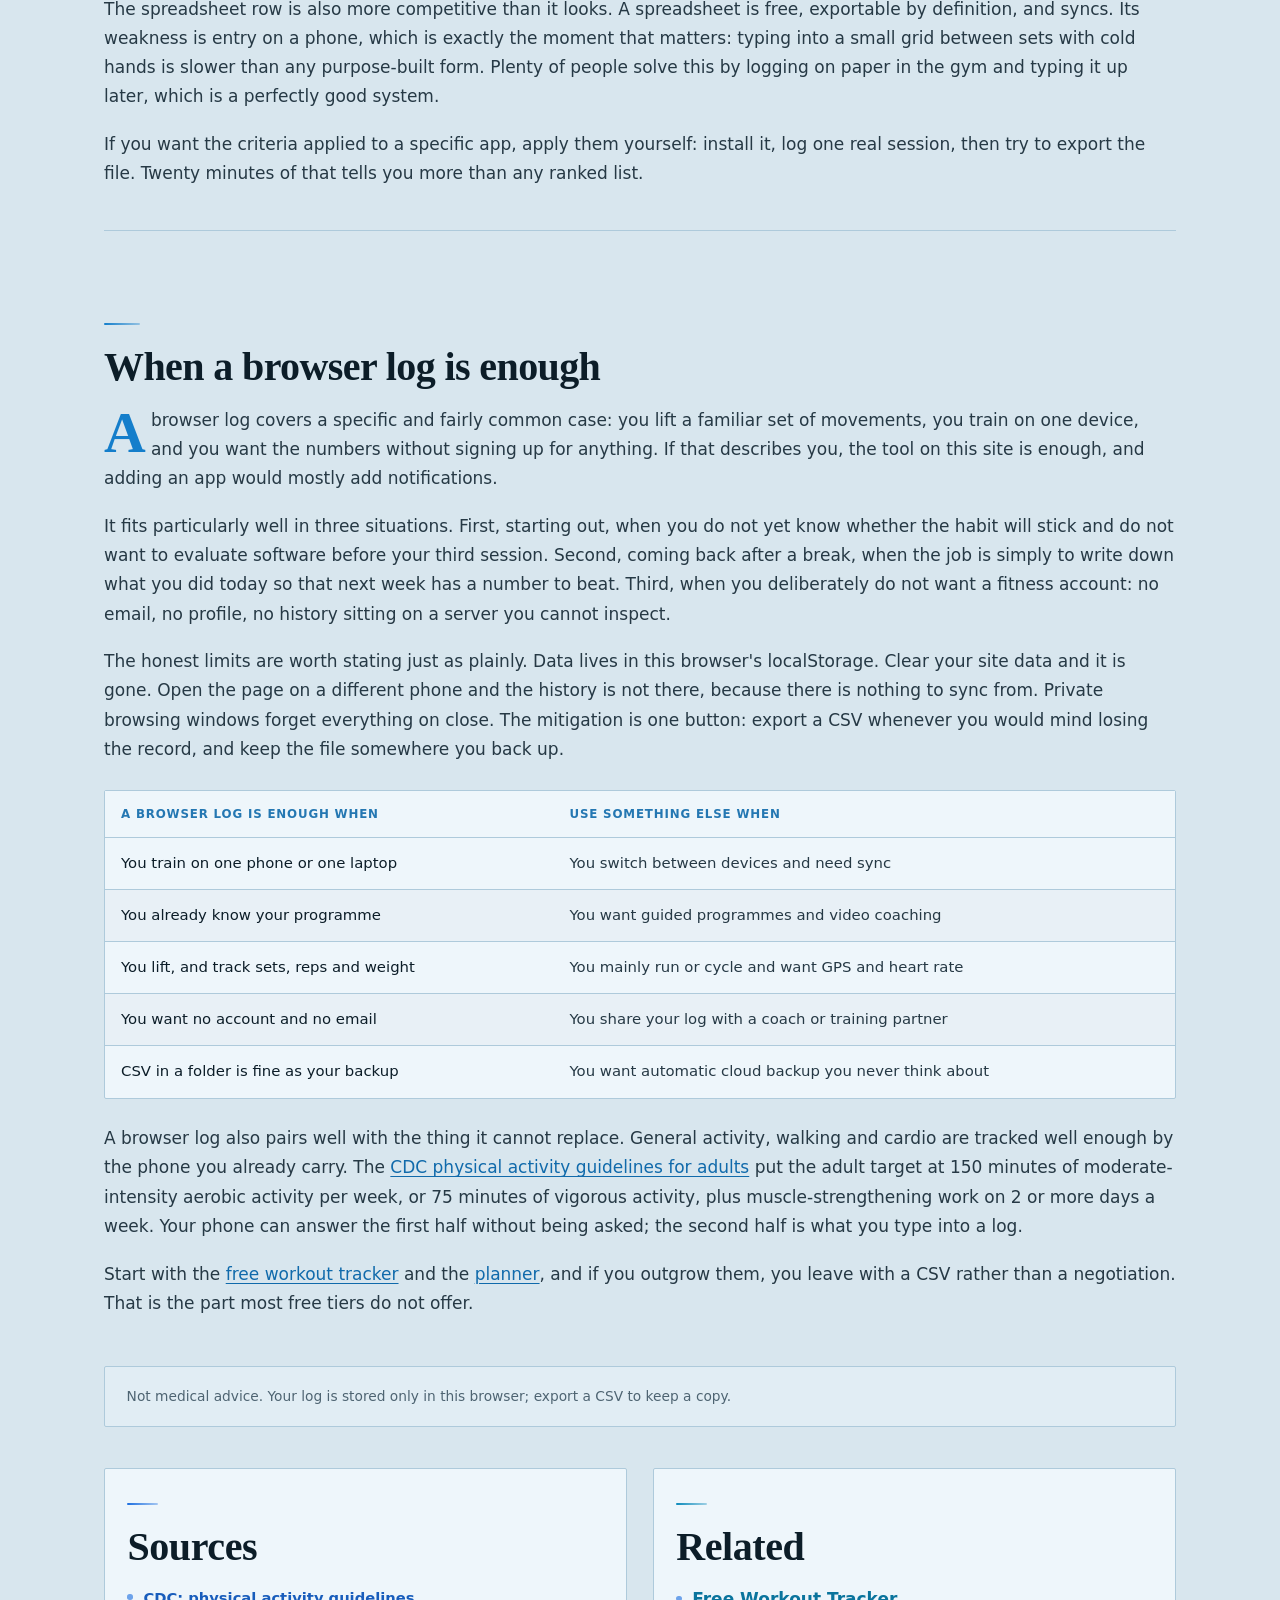
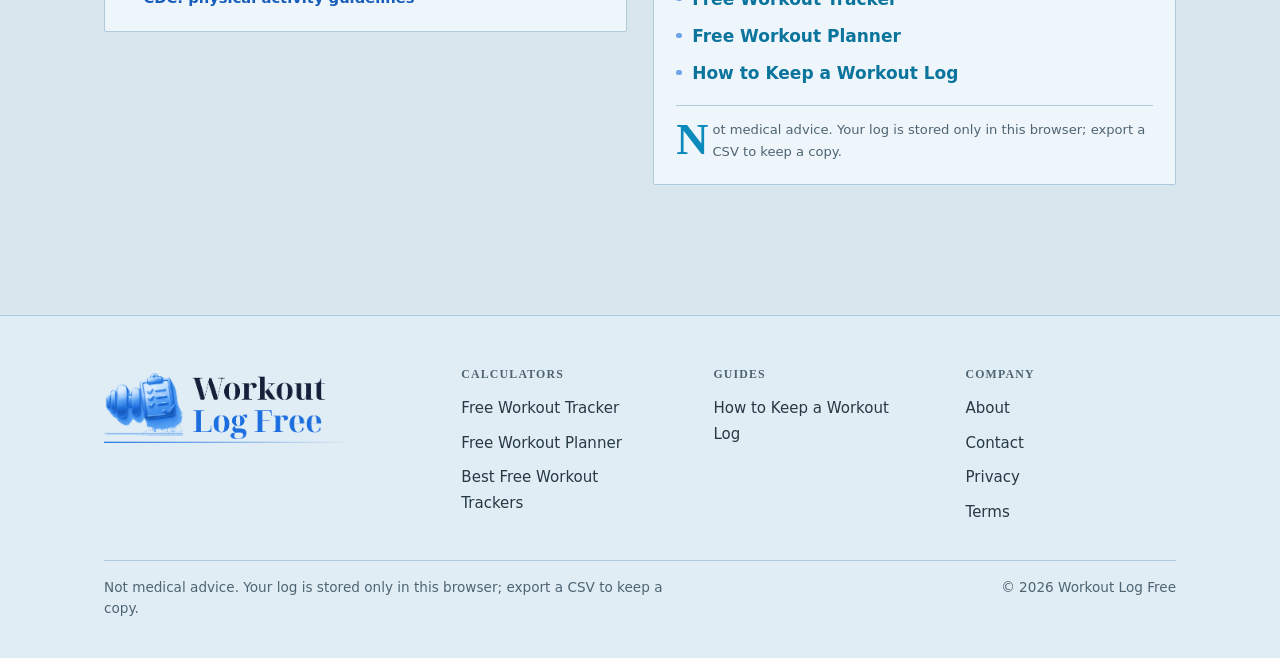
<file: best-free-workout-tracker/index.html>
<!doctype html>
<html lang="en-US" class="layout-magazine">
<head>
<meta charset="utf-8">
<meta name="viewport" content="width=device-width, initial-scale=1">
<title>Best Free Workout Tracker Apps (Honest Comparison)</title>
<meta name="description" content="Free workout trackers compared on logging speed, progress charts, export and privacy, including a no-account browser option.">
<link rel="canonical" href="https://workoutlogfree.com/best-free-workout-tracker/">
<meta property="og:title" content="Best Free Workout Tracker Apps (Honest Comparison)">
<meta property="og:description" content="Free workout trackers compared on logging speed, progress charts, export and privacy, including a no-account browser option.">
<meta property="og:url" content="https://workoutlogfree.com/best-free-workout-tracker/">
<meta property="og:type" content="website">
<link rel="stylesheet" href="/assets/site.css">
<link rel="stylesheet" href="/assets/layouts.css">
<style>:root{--brand:#1d6fe0;--accent:#0891b2;--bg:#d8e6ee;--surface:#eef6fb;--soft:#e1edf4;--sunken:#c6dbe7;--ink:#0c1d28;--ink-2:#263945;--muted:#4e6472;--line:#aecadb;--line-strong:#8bb0c6;--brand-ink:color-mix(in srgb,var(--brand) 82%,#000 18%);--brand-soft:color-mix(in srgb,var(--brand) 9%,var(--bg));--brand-line:color-mix(in srgb,var(--brand) 28%,var(--line));--warn:#8a4b00;--warn-bg:color-mix(in srgb,#f59e0b 16%,var(--surface));--ok:#0f7b46}:root[data-theme="light"]{--brand:#1d6fe0;--accent:#0891b2;--bg:#d8e6ee;--surface:#eef6fb;--soft:#e1edf4;--sunken:#c6dbe7;--ink:#0c1d28;--ink-2:#263945;--muted:#4e6472;--line:#aecadb;--line-strong:#8bb0c6;--brand-ink:color-mix(in srgb,var(--brand) 82%,#000 18%);--brand-soft:color-mix(in srgb,var(--brand) 9%,var(--bg));--brand-line:color-mix(in srgb,var(--brand) 28%,var(--line));--warn:#8a4b00;--warn-bg:color-mix(in srgb,#f59e0b 16%,var(--surface));--ok:#0f7b46}:root[data-theme="dark"]{--brand:#1d6fe0;--accent:#0891b2;--bg:#d8e6ee;--surface:#eef6fb;--soft:#e1edf4;--sunken:#c6dbe7;--ink:#0c1d28;--ink-2:#263945;--muted:#4e6472;--line:#aecadb;--line-strong:#8bb0c6;--brand-ink:color-mix(in srgb,var(--brand) 82%,#000 18%);--brand-soft:color-mix(in srgb,var(--brand) 9%,var(--bg));--brand-line:color-mix(in srgb,var(--brand) 28%,var(--line));--warn:#8a4b00;--warn-bg:color-mix(in srgb,#f59e0b 16%,var(--surface));--ok:#0f7b46}</style>
<script type="application/ld+json">{"@context":"https://schema.org","@type":"BreadcrumbList","itemListElement":[{"@type":"ListItem","position":1,"name":"Workout Log Free","item":"https://workoutlogfree.com/"},{"@type":"ListItem","position":2,"name":"Best Free Workout Trackers","item":"https://workoutlogfree.com/best-free-workout-tracker/"}]}</script>
<script type="application/ld+json">{"@context":"https://schema.org","@type":"Article","headline":"Best Free Workout Trackers","description":"Free workout trackers compared on logging speed, progress charts, export and privacy, including a no-account browser option.","url":"https://workoutlogfree.com/best-free-workout-tracker/","dateModified":"2026-09-16","author":{"@type":"Organization","name":"Workout Log Free","url":"https://workoutlogfree.com/"},"publisher":{"@type":"Organization","name":"Workout Log Free"}}</script>
<script>(function(){try{var t=localStorage.getItem("theme");if(t==="dark"||t==="light")document.documentElement.dataset.theme=t}catch(e){}})()</script>
<link rel="icon" href="/assets/brand/favicon.svg" type="image/svg+xml">
<link rel="icon" href="/assets/brand/icon-32.png" sizes="32x32" type="image/png">
<link rel="apple-touch-icon" href="/assets/brand/icon-180.png">
<link rel="manifest" href="/assets/brand/site.webmanifest">
<meta name="theme-color" content="#1d6fe0">
<meta property="og:image" content="https://workoutlogfree.com/assets/brand/og.png">
<meta property="og:image:width" content="1200">
<meta property="og:image:height" content="630">
<meta name="twitter:card" content="summary_large_image">
<meta name="twitter:image" content="https://workoutlogfree.com/assets/brand/og.png">
</head>
<body><a class="skip-link" href="#main">Skip to content</a>
<header class="site"><div class="wrap"><a class="logo" href="/" aria-label="Workout Log Free home"><span class="logo-mark"><img class="lk" src="/assets/brand/lockup.svg" alt="" width="625" height="177" loading="eager" decoding="async"></span></a><input class="nav-toggle" type="checkbox" id="nav-toggle" aria-label="Open menu"><label class="burger" for="nav-toggle" aria-hidden="true"><span></span></label><nav class="site" aria-label="Primary"><a href="/workout-tracker/">Free Workout Tracker</a><a href="/workout-planner/">Free Workout Planner</a></nav></div></header>
<main id="main">
<div class="wrap"><nav class="breadcrumb" aria-label="Breadcrumb"><a href="/">Home</a> › Best Free Workout Trackers</nav><details class="subnav"><summary><span>Browse all pages</span></summary><div class="subnav-grid"><div class="subnav-col"><p class="subnav-h">Calculators</p><ul><li><a href="/workout-tracker/">Free Workout Tracker</a></li><li><a href="/workout-planner/">Free Workout Planner</a></li><li><a href="/best-free-workout-tracker/" aria-current="page">Best Free Workout Trackers</a></li></ul></div><div class="subnav-col"><p class="subnav-h">Guides</p><ul><li><a href="/workout-log/">How to Keep a Workout Log</a></li></ul></div></div></details></div>
<section class="hero-band"><div class="hero">
<div>
<p class="eyebrow">Workout Log Free <span aria-hidden="true">&middot;</span> Guide</p>
<h1>Best Free Workout Trackers</h1>
<p class="answer">The best free workout tracker app is whichever one you will still be filling in six months from now, and that almost always comes down to logging speed, not features. Before you commit a year of training data, check three things: how fast you can record a set, whether your history exports, and what happens when the free tier changes.</p>
<p class="updated">Updated <time datetime="2026-09-16">16 September 2026</time></p>
<p><a href="/workout-tracker/"><strong>Use the Free Workout Tracker →</strong></a></p>
<div class="hero-cta"><a class="btn-hero" href="/workout-tracker/">Open the Free Workout Tracker calculator</a></div><ul class="hero-chips"><li><svg viewBox="0 0 24 24" fill="none" stroke="currentColor" stroke-width="2.2" stroke-linecap="round" stroke-linejoin="round" aria-hidden="true"><path d="M4 12l5 5L20 6"/></svg>Updated September 2026</li><li><svg viewBox="0 0 24 24" fill="none" stroke="currentColor" stroke-width="2.2" stroke-linecap="round" stroke-linejoin="round" aria-hidden="true"><path d="M4 12l5 5L20 6"/></svg>Free &mdash; no sign-up</li><li><svg viewBox="0 0 24 24" fill="none" stroke="currentColor" stroke-width="2.2" stroke-linecap="round" stroke-linejoin="round" aria-hidden="true"><path d="M4 12l5 5L20 6"/></svg>Sources cited</li></ul>
</div>
<figure class="hero-art hero-photo"><img src="/assets/img/p-best-free-workout-tracker.jpg" alt="Topless man in black shorts carrying black dumbbell" width="900" height="600" loading="eager" decoding="async" fetchpriority="high"></figure>
</div></section>
<div class="wrap">

<div class="ad-slot"><!-- Ad slot 1 (below the tool). Leave empty until AdSense is approved. --></div>
<section class="sec">
<h2>What matters in a tracker</h2>
<p>Feature lists are the wrong way to choose a tracker. Almost every option can store a set; what separates them is friction, ownership and what happens on the day the pricing changes. These are the criteria worth testing before you commit, with the question to ask of each.</p>
<table>
<thead><tr><th>Criterion</th><th>The test</th><th>Why it decides the outcome</th></tr></thead>
<tbody>
<tr><td>Logging speed</td><td>Time yourself entering three sets of five</td><td>The single strongest predictor of whether you keep using it</td></tr>
<tr><td>Repeat-set entry</td><td>Can you copy the previous set in one tap?</td><td>Straight sets are most of lifting; retyping them kills logs</td></tr>
<tr><td>Progress view</td><td>Can you see one exercise over months, not one session?</td><td>The whole reason to log is to compare across weeks</td></tr>
<tr><td>Export</td><td>Can you download a CSV today, without paying?</td><td>Export is the only real guarantee you can leave later</td></tr>
<tr><td>Offline</td><td>Turn on airplane mode in the gym and log a set</td><td>Basements have no signal</td></tr>
<tr><td>Account required</td><td>Can you use it before handing over an email?</td><td>An account is what turns your log into someone else's asset</td></tr>
<tr><td>Free tier limits</td><td>What is capped: routines, history length, charts?</td><td>Caps usually bite months in, once switching is painful</td></tr>
<tr><td>Ads in the flow</td><td>Does an ad interrupt between sets?</td><td>Interruptions during rest periods are the main reason people quit an app</td></tr>
</tbody>
</table>
<p>Logging speed deserves the emphasis. A five-exercise session is roughly fifteen to twenty sets. If an app takes eight seconds per set instead of three, that is over a minute of extra phone time every session, spent standing between working sets. It is a small cost that compounds into abandonment.</p>
<p>Export deserves the second-loudest mention, because it is the one thing you cannot add later. A tracker with a plain CSV export is reversible: if it gets worse, or gets bought, or starts charging, you leave with everything. A tracker whose export sits behind a subscription has effectively priced your own history, and the price goes up as the history grows.</p>
<p>Two criteria matter less than the marketing suggests. Exercise libraries with animations are pleasant and irrelevant once you know your six or eight movements. Automatic plate calculators and rest timers are conveniences, not reasons to choose a platform. Neither affects whether you can answer the only question that matters in the gym: what did I lift for this last time, and can I beat it today?</p>
</section>
<section class="sec">
<h2>Comparison table (only apps actually tested)</h2>
<p>We publish comparisons only for tools we have actually used end to end. The one tool tested in full here is this site's own browser log, so the table below compares <strong>approaches</strong> rather than rating named apps we have not run a like-for-like test against. Naming a dozen products with invented scores is the standard pattern on pages like this, and it is worth nothing to you.</p>
<table>
<thead><tr><th>Approach</th><th>Cost</th><th>Speed per set</th><th>Export</th><th>Works offline</th><th>Account</th><th>Syncs across devices</th></tr></thead>
<tbody>
<tr><td>This browser log</td><td>Free</td><td>Fast (copies last set)</td><td>CSV</td><td>Yes</td><td>None</td><td>No</td></tr>
<tr><td>Paper notebook</td><td>A few dollars</td><td>Fastest</td><td>Photograph it</td><td>Yes</td><td>None</td><td>No</td></tr>
<tr><td>Spreadsheet</td><td>Free tier available</td><td>Slow on a phone</td><td>Native</td><td>Varies</td><td>Usually</td><td>Yes</td></tr>
<tr><td>Free tier of a lifting app</td><td>Free with limits</td><td>Usually fast</td><td>Often paid</td><td>Usually</td><td>Yes</td><td>Yes</td></tr>
<tr><td>Watch or fitness band</td><td>Hardware cost</td><td>Poor for reps and load</td><td>Varies</td><td>Yes</td><td>Yes</td><td>Yes</td></tr>
</tbody>
</table>
<p>Read the table by column, not by row. If cross-device sync is non-negotiable because you train at two gyms and switch phones, the browser log and the notebook are out, and everything else in the row matters less. If you want no account under any circumstances, the field narrows to paper and browser storage, and you accept the sync loss.</p>
<p>The watch row is worth spelling out, because it is where expectations most often break. Wearables are strong at the things they can measure without you: elapsed time, heart rate, distance, pace. None of them reliably knows that the bar held 82.5 kg or that you got seven reps rather than eight. Every lifting log ends in manual entry, whatever the device on your wrist promises.</p>
<p>The spreadsheet row is also more competitive than it looks. A spreadsheet is free, exportable by definition, and syncs. Its weakness is entry on a phone, which is exactly the moment that matters: typing into a small grid between sets with cold hands is slower than any purpose-built form. Plenty of people solve this by logging on paper in the gym and typing it up later, which is a perfectly good system.</p>
<p>If you want the criteria applied to a specific app, apply them yourself: install it, log one real session, then try to export the file. Twenty minutes of that tells you more than any ranked list.</p>
</section>
<section class="sec">
<h2>When a browser log is enough</h2>
<p>A browser log covers a specific and fairly common case: you lift a familiar set of movements, you train on one device, and you want the numbers without signing up for anything. If that describes you, the tool on this site is enough, and adding an app would mostly add notifications.</p>
<p>It fits particularly well in three situations. First, starting out, when you do not yet know whether the habit will stick and do not want to evaluate software before your third session. Second, coming back after a break, when the job is simply to write down what you did today so that next week has a number to beat. Third, when you deliberately do not want a fitness account: no email, no profile, no history sitting on a server you cannot inspect.</p>
<p>The honest limits are worth stating just as plainly. Data lives in this browser's localStorage. Clear your site data and it is gone. Open the page on a different phone and the history is not there, because there is nothing to sync from. Private browsing windows forget everything on close. The mitigation is one button: export a CSV whenever you would mind losing the record, and keep the file somewhere you back up.</p>
<table>
<thead><tr><th>A browser log is enough when</th><th>Use something else when</th></tr></thead>
<tbody>
<tr><td>You train on one phone or one laptop</td><td>You switch between devices and need sync</td></tr>
<tr><td>You already know your programme</td><td>You want guided programmes and video coaching</td></tr>
<tr><td>You lift, and track sets, reps and weight</td><td>You mainly run or cycle and want GPS and heart rate</td></tr>
<tr><td>You want no account and no email</td><td>You share your log with a coach or training partner</td></tr>
<tr><td>CSV in a folder is fine as your backup</td><td>You want automatic cloud backup you never think about</td></tr>
</tbody>
</table>
<p>A browser log also pairs well with the thing it cannot replace. General activity, walking and cardio are tracked well enough by the phone you already carry. The <a href="https://www.cdc.gov/physical-activity-basics/guidelines/adults.html" rel="nofollow noopener">CDC physical activity guidelines for adults</a> put the adult target at 150 minutes of moderate-intensity aerobic activity per week, or 75 minutes of vigorous activity, plus muscle-strengthening work on 2 or more days a week. Your phone can answer the first half without being asked; the second half is what you type into a log.</p>
<p>Start with the <a href="/workout-tracker/">free workout tracker</a> and the <a href="/workout-planner/">planner</a>, and if you outgrow them, you leave with a CSV rather than a negotiation. That is the part most free tiers do not offer.</p>
<p class="disclaimer">Not medical advice. Your log is stored only in this browser; export a CSV to keep a copy.</p>
</section>
<div class="endmatter"><section class="sec is-short">
<h2>Sources</h2>
<ul class="sources">
<li><a href="https://www.cdc.gov/physical-activity-basics/" rel="nofollow noopener">CDC: physical activity guidelines</a></li>
</ul>
</section>
<section class="sec is-short">
<h2>Related</h2>
<ul>
<li><a href="/workout-tracker/">Free Workout Tracker</a></li>
<li><a href="/workout-planner/">Free Workout Planner</a></li>
<li><a href="/workout-log/">How to Keep a Workout Log</a></li>
</ul>
<p class="disclaimer">Not medical advice. Your log is stored only in this browser; export a CSV to keep a copy.</p>
</section></div>
</div></main>
<footer class="site"><div class="wrap">
<div class="f-brand"><a class="footer-brand" href="/" aria-label="Workout Log Free home"><span class="logo-mark"><img class="lk" src="/assets/brand/lockup.svg" alt="" width="625" height="177" loading="lazy" decoding="async"></span></a></div>
<nav class="f-col" aria-label="Calculators"><h3>Calculators</h3><ul><li><a href="/workout-tracker/">Free Workout Tracker</a></li><li><a href="/workout-planner/">Free Workout Planner</a></li><li><a href="/best-free-workout-tracker/">Best Free Workout Trackers</a></li></ul></nav>
<nav class="f-col" aria-label="Guides"><h3>Guides</h3><ul><li><a href="/workout-log/">How to Keep a Workout Log</a></li></ul></nav>
<nav class="f-col" aria-label="Company"><h3>Company</h3><ul><li><a href="/about/">About</a></li><li><a href="/contact/">Contact</a></li><li><a href="/privacy/">Privacy</a></li><li><a href="/terms/">Terms</a></li></ul></nav>
<div class="f-legal"><p>Not medical advice. Your log is stored only in this browser; export a CSV to keep a copy.</p><p>© <span id="y"></span> Workout Log Free</p></div>
</div></footer>
<script>document.getElementById('y').textContent=new Date().getFullYear()</script>

</body>
</html>
</file>
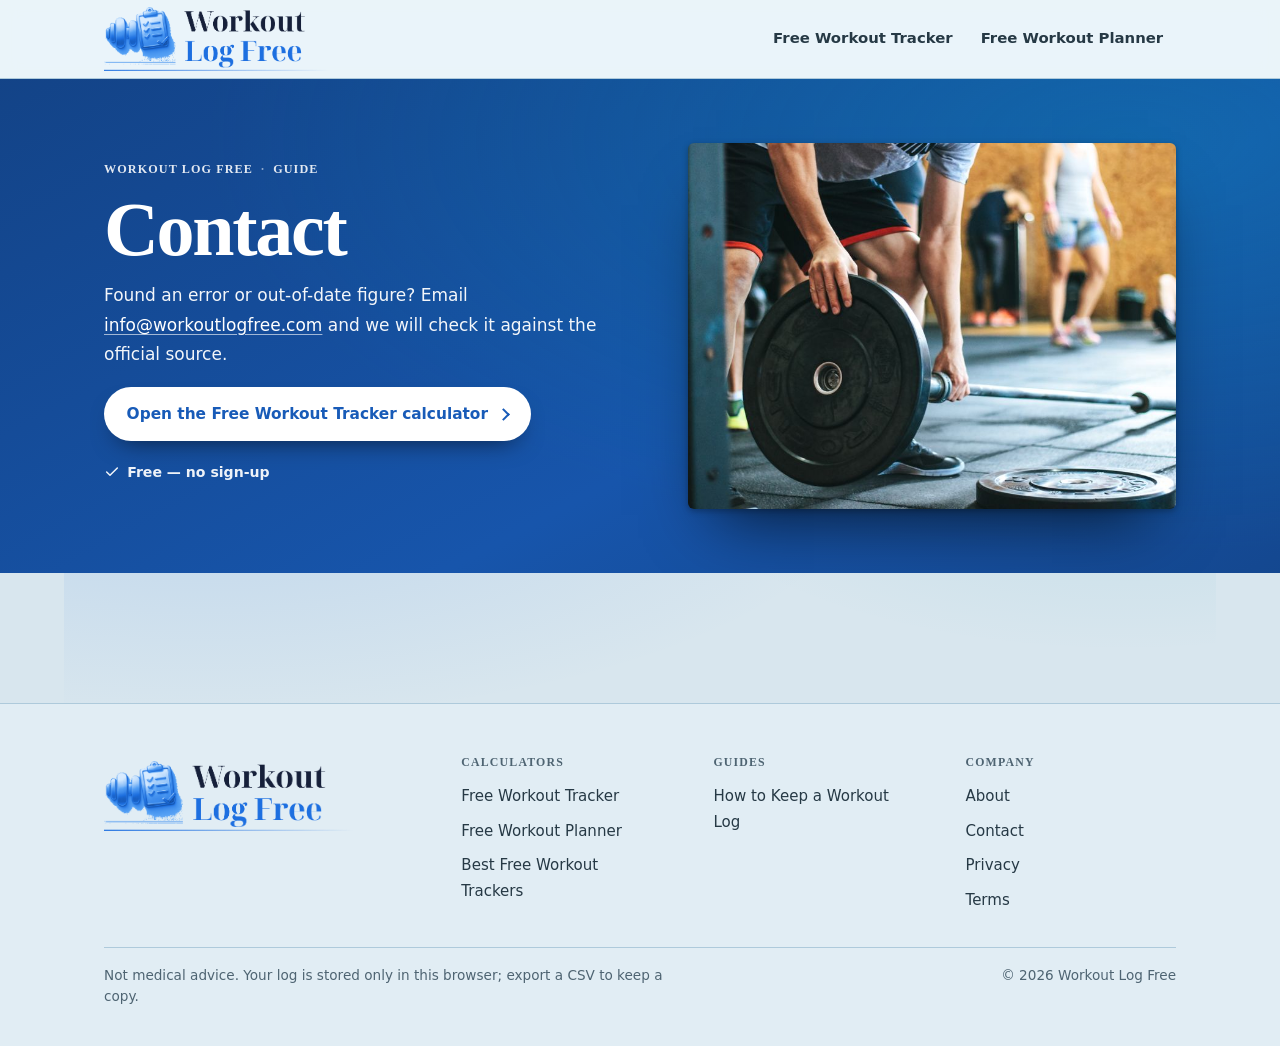
<file: contact/index.html>
<!doctype html>
<html lang="en-US" class="layout-magazine">
<head>
<meta charset="utf-8">
<meta name="viewport" content="width=device-width, initial-scale=1">
<title>Contact Workout Log Free</title>
<meta name="description" content="How to contact Workout Log Free to report an error or ask a question.">
<link rel="canonical" href="https://workoutlogfree.com/contact/">
<meta property="og:title" content="Contact Workout Log Free">
<meta property="og:description" content="How to contact Workout Log Free to report an error or ask a question.">
<meta property="og:url" content="https://workoutlogfree.com/contact/">
<meta property="og:type" content="website">
<link rel="stylesheet" href="/assets/site.css">
<link rel="stylesheet" href="/assets/layouts.css">
<style>:root{--brand:#1d6fe0;--accent:#0891b2;--bg:#d8e6ee;--surface:#eef6fb;--soft:#e1edf4;--sunken:#c6dbe7;--ink:#0c1d28;--ink-2:#263945;--muted:#4e6472;--line:#aecadb;--line-strong:#8bb0c6;--brand-ink:color-mix(in srgb,var(--brand) 82%,#000 18%);--brand-soft:color-mix(in srgb,var(--brand) 9%,var(--bg));--brand-line:color-mix(in srgb,var(--brand) 28%,var(--line));--warn:#8a4b00;--warn-bg:color-mix(in srgb,#f59e0b 16%,var(--surface));--ok:#0f7b46}:root[data-theme="light"]{--brand:#1d6fe0;--accent:#0891b2;--bg:#d8e6ee;--surface:#eef6fb;--soft:#e1edf4;--sunken:#c6dbe7;--ink:#0c1d28;--ink-2:#263945;--muted:#4e6472;--line:#aecadb;--line-strong:#8bb0c6;--brand-ink:color-mix(in srgb,var(--brand) 82%,#000 18%);--brand-soft:color-mix(in srgb,var(--brand) 9%,var(--bg));--brand-line:color-mix(in srgb,var(--brand) 28%,var(--line));--warn:#8a4b00;--warn-bg:color-mix(in srgb,#f59e0b 16%,var(--surface));--ok:#0f7b46}:root[data-theme="dark"]{--brand:#1d6fe0;--accent:#0891b2;--bg:#d8e6ee;--surface:#eef6fb;--soft:#e1edf4;--sunken:#c6dbe7;--ink:#0c1d28;--ink-2:#263945;--muted:#4e6472;--line:#aecadb;--line-strong:#8bb0c6;--brand-ink:color-mix(in srgb,var(--brand) 82%,#000 18%);--brand-soft:color-mix(in srgb,var(--brand) 9%,var(--bg));--brand-line:color-mix(in srgb,var(--brand) 28%,var(--line));--warn:#8a4b00;--warn-bg:color-mix(in srgb,#f59e0b 16%,var(--surface));--ok:#0f7b46}</style>

<script>(function(){try{var t=localStorage.getItem("theme");if(t==="dark"||t==="light")document.documentElement.dataset.theme=t}catch(e){}})()</script>
<link rel="icon" href="/assets/brand/favicon.svg" type="image/svg+xml">
<link rel="icon" href="/assets/brand/icon-32.png" sizes="32x32" type="image/png">
<link rel="apple-touch-icon" href="/assets/brand/icon-180.png">
<link rel="manifest" href="/assets/brand/site.webmanifest">
<meta name="theme-color" content="#1d6fe0">
<meta property="og:image" content="https://workoutlogfree.com/assets/brand/og.png">
<meta property="og:image:width" content="1200">
<meta property="og:image:height" content="630">
<meta name="twitter:card" content="summary_large_image">
<meta name="twitter:image" content="https://workoutlogfree.com/assets/brand/og.png">
</head>
<body><a class="skip-link" href="#main">Skip to content</a>
<header class="site"><div class="wrap"><a class="logo" href="/" aria-label="Workout Log Free home"><span class="logo-mark"><img class="lk" src="/assets/brand/lockup.svg" alt="" width="625" height="177" loading="eager" decoding="async"></span></a><input class="nav-toggle" type="checkbox" id="nav-toggle" aria-label="Open menu"><label class="burger" for="nav-toggle" aria-hidden="true"><span></span></label><nav class="site" aria-label="Primary"><a href="/workout-tracker/">Free Workout Tracker</a><a href="/workout-planner/">Free Workout Planner</a></nav></div></header>
<main id="main">
<section class="hero-band"><div class="hero">
<div>
<p class="eyebrow">Workout Log Free <span aria-hidden="true">&middot;</span> Guide</p>
<h1>Contact</h1>
<p>Found an error or out-of-date figure? Email <a href="mailto:info@workoutlogfree.com">info@workoutlogfree.com</a> and we will check it against the official source.</p>
<div class="hero-cta"><a class="btn-hero" href="/workout-tracker/">Open the Free Workout Tracker calculator</a></div><ul class="hero-chips"><li><svg viewBox="0 0 24 24" fill="none" stroke="currentColor" stroke-width="2.2" stroke-linecap="round" stroke-linejoin="round" aria-hidden="true"><path d="M4 12l5 5L20 6"/></svg>Free &mdash; no sign-up</li></ul>
</div>
<figure class="hero-art hero-photo"><img src="/assets/img/p-contact.jpg" alt="Person in gray shirt holding black dumbbell" width="900" height="600" loading="eager" decoding="async" fetchpriority="high"></figure>
</div></section>
<div class="wrap">


</div></main>
<footer class="site"><div class="wrap">
<div class="f-brand"><a class="footer-brand" href="/" aria-label="Workout Log Free home"><span class="logo-mark"><img class="lk" src="/assets/brand/lockup.svg" alt="" width="625" height="177" loading="lazy" decoding="async"></span></a></div>
<nav class="f-col" aria-label="Calculators"><h3>Calculators</h3><ul><li><a href="/workout-tracker/">Free Workout Tracker</a></li><li><a href="/workout-planner/">Free Workout Planner</a></li><li><a href="/best-free-workout-tracker/">Best Free Workout Trackers</a></li></ul></nav>
<nav class="f-col" aria-label="Guides"><h3>Guides</h3><ul><li><a href="/workout-log/">How to Keep a Workout Log</a></li></ul></nav>
<nav class="f-col" aria-label="Company"><h3>Company</h3><ul><li><a href="/about/">About</a></li><li><a href="/contact/">Contact</a></li><li><a href="/privacy/">Privacy</a></li><li><a href="/terms/">Terms</a></li></ul></nav>
<div class="f-legal"><p>Not medical advice. Your log is stored only in this browser; export a CSV to keep a copy.</p><p>© <span id="y"></span> Workout Log Free</p></div>
</div></footer>
<script>document.getElementById('y').textContent=new Date().getFullYear()</script>

</body>
</html>
</file>
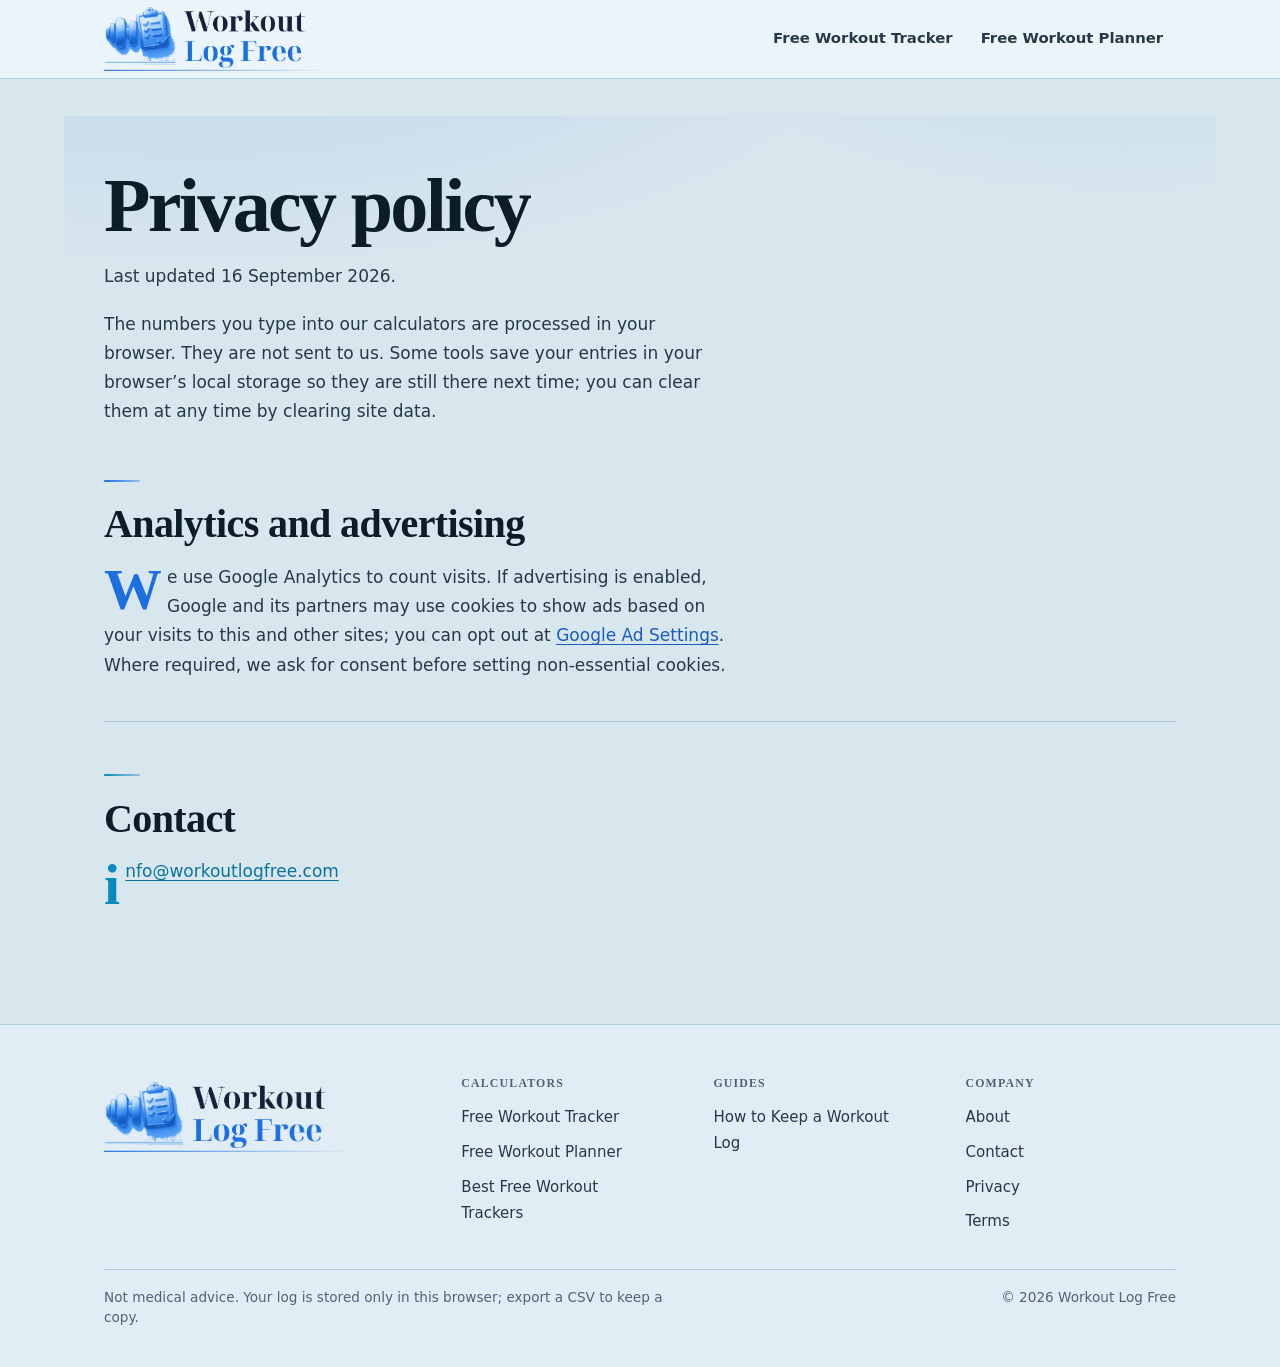
<file: privacy/index.html>
<!doctype html>
<html lang="en-US" class="layout-magazine">
<head>
<meta charset="utf-8">
<meta name="viewport" content="width=device-width, initial-scale=1">
<title>Privacy Policy | Workout Log Free</title>
<meta name="description" content="Privacy policy for Workout Log Free.">
<link rel="canonical" href="https://workoutlogfree.com/privacy/">
<meta name="robots" content="noindex,follow">
<meta property="og:title" content="Privacy Policy | Workout Log Free">
<meta property="og:description" content="Privacy policy for Workout Log Free.">
<meta property="og:url" content="https://workoutlogfree.com/privacy/">
<meta property="og:type" content="website">
<link rel="stylesheet" href="/assets/site.css">
<link rel="stylesheet" href="/assets/layouts.css">
<style>:root{--brand:#1d6fe0;--accent:#0891b2;--bg:#d8e6ee;--surface:#eef6fb;--soft:#e1edf4;--sunken:#c6dbe7;--ink:#0c1d28;--ink-2:#263945;--muted:#4e6472;--line:#aecadb;--line-strong:#8bb0c6;--brand-ink:color-mix(in srgb,var(--brand) 82%,#000 18%);--brand-soft:color-mix(in srgb,var(--brand) 9%,var(--bg));--brand-line:color-mix(in srgb,var(--brand) 28%,var(--line));--warn:#8a4b00;--warn-bg:color-mix(in srgb,#f59e0b 16%,var(--surface));--ok:#0f7b46}:root[data-theme="light"]{--brand:#1d6fe0;--accent:#0891b2;--bg:#d8e6ee;--surface:#eef6fb;--soft:#e1edf4;--sunken:#c6dbe7;--ink:#0c1d28;--ink-2:#263945;--muted:#4e6472;--line:#aecadb;--line-strong:#8bb0c6;--brand-ink:color-mix(in srgb,var(--brand) 82%,#000 18%);--brand-soft:color-mix(in srgb,var(--brand) 9%,var(--bg));--brand-line:color-mix(in srgb,var(--brand) 28%,var(--line));--warn:#8a4b00;--warn-bg:color-mix(in srgb,#f59e0b 16%,var(--surface));--ok:#0f7b46}:root[data-theme="dark"]{--brand:#1d6fe0;--accent:#0891b2;--bg:#d8e6ee;--surface:#eef6fb;--soft:#e1edf4;--sunken:#c6dbe7;--ink:#0c1d28;--ink-2:#263945;--muted:#4e6472;--line:#aecadb;--line-strong:#8bb0c6;--brand-ink:color-mix(in srgb,var(--brand) 82%,#000 18%);--brand-soft:color-mix(in srgb,var(--brand) 9%,var(--bg));--brand-line:color-mix(in srgb,var(--brand) 28%,var(--line));--warn:#8a4b00;--warn-bg:color-mix(in srgb,#f59e0b 16%,var(--surface));--ok:#0f7b46}</style>

<script>(function(){try{var t=localStorage.getItem("theme");if(t==="dark"||t==="light")document.documentElement.dataset.theme=t}catch(e){}})()</script>
<link rel="icon" href="/assets/brand/favicon.svg" type="image/svg+xml">
<link rel="icon" href="/assets/brand/icon-32.png" sizes="32x32" type="image/png">
<link rel="apple-touch-icon" href="/assets/brand/icon-180.png">
<link rel="manifest" href="/assets/brand/site.webmanifest">
<meta name="theme-color" content="#1d6fe0">
<meta property="og:image" content="https://workoutlogfree.com/assets/brand/og.png">
<meta property="og:image:width" content="1200">
<meta property="og:image:height" content="630">
<meta name="twitter:card" content="summary_large_image">
<meta name="twitter:image" content="https://workoutlogfree.com/assets/brand/og.png">
</head>
<body><a class="skip-link" href="#main">Skip to content</a>
<header class="site"><div class="wrap"><a class="logo" href="/" aria-label="Workout Log Free home"><span class="logo-mark"><img class="lk" src="/assets/brand/lockup.svg" alt="" width="625" height="177" loading="eager" decoding="async"></span></a><input class="nav-toggle" type="checkbox" id="nav-toggle" aria-label="Open menu"><label class="burger" for="nav-toggle" aria-hidden="true"><span></span></label><nav class="site" aria-label="Primary"><a href="/workout-tracker/">Free Workout Tracker</a><a href="/workout-planner/">Free Workout Planner</a></nav></div></header>
<main id="main"><div class="wrap">
<h1>Privacy policy</h1>
<p>Last updated 16 September 2026.</p>
<p>The numbers you type into our calculators are processed in your browser. They are not sent to us. Some tools save your entries in your browser’s local storage so they are still there next time; you can clear them at any time by clearing site data.</p>
<section class="sec is-wide">
<h2>Analytics and advertising</h2>
<p>We use Google Analytics to count visits. If advertising is enabled, Google and its partners may use cookies to show ads based on your visits to this and other sites; you can opt out at <a href="https://adssettings.google.com" rel="nofollow noopener">Google Ad Settings</a>. Where required, we ask for consent before setting non-essential cookies.</p>
</section>
<section class="sec is-wide">
<h2>Contact</h2>
<p><a href="mailto:info@workoutlogfree.com">info@workoutlogfree.com</a></p>
</section>
</div></main>
<footer class="site"><div class="wrap">
<div class="f-brand"><a class="footer-brand" href="/" aria-label="Workout Log Free home"><span class="logo-mark"><img class="lk" src="/assets/brand/lockup.svg" alt="" width="625" height="177" loading="lazy" decoding="async"></span></a></div>
<nav class="f-col" aria-label="Calculators"><h3>Calculators</h3><ul><li><a href="/workout-tracker/">Free Workout Tracker</a></li><li><a href="/workout-planner/">Free Workout Planner</a></li><li><a href="/best-free-workout-tracker/">Best Free Workout Trackers</a></li></ul></nav>
<nav class="f-col" aria-label="Guides"><h3>Guides</h3><ul><li><a href="/workout-log/">How to Keep a Workout Log</a></li></ul></nav>
<nav class="f-col" aria-label="Company"><h3>Company</h3><ul><li><a href="/about/">About</a></li><li><a href="/contact/">Contact</a></li><li><a href="/privacy/">Privacy</a></li><li><a href="/terms/">Terms</a></li></ul></nav>
<div class="f-legal"><p>Not medical advice. Your log is stored only in this browser; export a CSV to keep a copy.</p><p>© <span id="y"></span> Workout Log Free</p></div>
</div></footer>
<script>document.getElementById('y').textContent=new Date().getFullYear()</script>

</body>
</html>
</file>
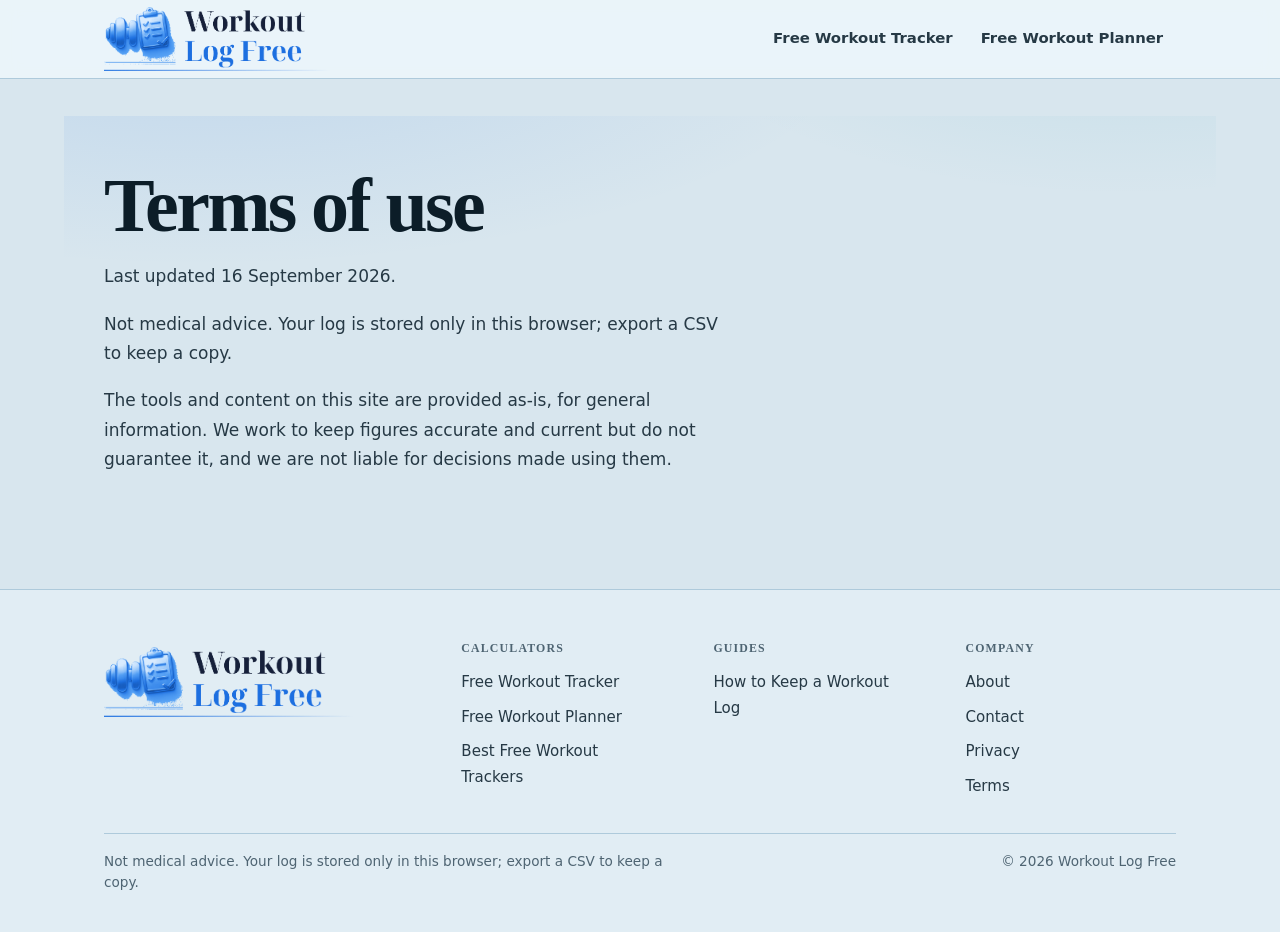
<file: terms/index.html>
<!doctype html>
<html lang="en-US" class="layout-magazine">
<head>
<meta charset="utf-8">
<meta name="viewport" content="width=device-width, initial-scale=1">
<title>Terms of Use | Workout Log Free</title>
<meta name="description" content="Terms of use for Workout Log Free.">
<link rel="canonical" href="https://workoutlogfree.com/terms/">
<meta name="robots" content="noindex,follow">
<meta property="og:title" content="Terms of Use | Workout Log Free">
<meta property="og:description" content="Terms of use for Workout Log Free.">
<meta property="og:url" content="https://workoutlogfree.com/terms/">
<meta property="og:type" content="website">
<link rel="stylesheet" href="/assets/site.css">
<link rel="stylesheet" href="/assets/layouts.css">
<style>:root{--brand:#1d6fe0;--accent:#0891b2;--bg:#d8e6ee;--surface:#eef6fb;--soft:#e1edf4;--sunken:#c6dbe7;--ink:#0c1d28;--ink-2:#263945;--muted:#4e6472;--line:#aecadb;--line-strong:#8bb0c6;--brand-ink:color-mix(in srgb,var(--brand) 82%,#000 18%);--brand-soft:color-mix(in srgb,var(--brand) 9%,var(--bg));--brand-line:color-mix(in srgb,var(--brand) 28%,var(--line));--warn:#8a4b00;--warn-bg:color-mix(in srgb,#f59e0b 16%,var(--surface));--ok:#0f7b46}:root[data-theme="light"]{--brand:#1d6fe0;--accent:#0891b2;--bg:#d8e6ee;--surface:#eef6fb;--soft:#e1edf4;--sunken:#c6dbe7;--ink:#0c1d28;--ink-2:#263945;--muted:#4e6472;--line:#aecadb;--line-strong:#8bb0c6;--brand-ink:color-mix(in srgb,var(--brand) 82%,#000 18%);--brand-soft:color-mix(in srgb,var(--brand) 9%,var(--bg));--brand-line:color-mix(in srgb,var(--brand) 28%,var(--line));--warn:#8a4b00;--warn-bg:color-mix(in srgb,#f59e0b 16%,var(--surface));--ok:#0f7b46}:root[data-theme="dark"]{--brand:#1d6fe0;--accent:#0891b2;--bg:#d8e6ee;--surface:#eef6fb;--soft:#e1edf4;--sunken:#c6dbe7;--ink:#0c1d28;--ink-2:#263945;--muted:#4e6472;--line:#aecadb;--line-strong:#8bb0c6;--brand-ink:color-mix(in srgb,var(--brand) 82%,#000 18%);--brand-soft:color-mix(in srgb,var(--brand) 9%,var(--bg));--brand-line:color-mix(in srgb,var(--brand) 28%,var(--line));--warn:#8a4b00;--warn-bg:color-mix(in srgb,#f59e0b 16%,var(--surface));--ok:#0f7b46}</style>

<script>(function(){try{var t=localStorage.getItem("theme");if(t==="dark"||t==="light")document.documentElement.dataset.theme=t}catch(e){}})()</script>
<link rel="icon" href="/assets/brand/favicon.svg" type="image/svg+xml">
<link rel="icon" href="/assets/brand/icon-32.png" sizes="32x32" type="image/png">
<link rel="apple-touch-icon" href="/assets/brand/icon-180.png">
<link rel="manifest" href="/assets/brand/site.webmanifest">
<meta name="theme-color" content="#1d6fe0">
<meta property="og:image" content="https://workoutlogfree.com/assets/brand/og.png">
<meta property="og:image:width" content="1200">
<meta property="og:image:height" content="630">
<meta name="twitter:card" content="summary_large_image">
<meta name="twitter:image" content="https://workoutlogfree.com/assets/brand/og.png">
</head>
<body><a class="skip-link" href="#main">Skip to content</a>
<header class="site"><div class="wrap"><a class="logo" href="/" aria-label="Workout Log Free home"><span class="logo-mark"><img class="lk" src="/assets/brand/lockup.svg" alt="" width="625" height="177" loading="eager" decoding="async"></span></a><input class="nav-toggle" type="checkbox" id="nav-toggle" aria-label="Open menu"><label class="burger" for="nav-toggle" aria-hidden="true"><span></span></label><nav class="site" aria-label="Primary"><a href="/workout-tracker/">Free Workout Tracker</a><a href="/workout-planner/">Free Workout Planner</a></nav></div></header>
<main id="main"><div class="wrap">
<h1>Terms of use</h1>
<p>Last updated 16 September 2026.</p>
<p>Not medical advice. Your log is stored only in this browser; export a CSV to keep a copy.</p>
<p>The tools and content on this site are provided as-is, for general information. We work to keep figures accurate and current but do not guarantee it, and we are not liable for decisions made using them.</p>
</div></main>
<footer class="site"><div class="wrap">
<div class="f-brand"><a class="footer-brand" href="/" aria-label="Workout Log Free home"><span class="logo-mark"><img class="lk" src="/assets/brand/lockup.svg" alt="" width="625" height="177" loading="lazy" decoding="async"></span></a></div>
<nav class="f-col" aria-label="Calculators"><h3>Calculators</h3><ul><li><a href="/workout-tracker/">Free Workout Tracker</a></li><li><a href="/workout-planner/">Free Workout Planner</a></li><li><a href="/best-free-workout-tracker/">Best Free Workout Trackers</a></li></ul></nav>
<nav class="f-col" aria-label="Guides"><h3>Guides</h3><ul><li><a href="/workout-log/">How to Keep a Workout Log</a></li></ul></nav>
<nav class="f-col" aria-label="Company"><h3>Company</h3><ul><li><a href="/about/">About</a></li><li><a href="/contact/">Contact</a></li><li><a href="/privacy/">Privacy</a></li><li><a href="/terms/">Terms</a></li></ul></nav>
<div class="f-legal"><p>Not medical advice. Your log is stored only in this browser; export a CSV to keep a copy.</p><p>© <span id="y"></span> Workout Log Free</p></div>
</div></footer>
<script>document.getElementById('y').textContent=new Date().getFullYear()</script>

</body>
</html>
</file>
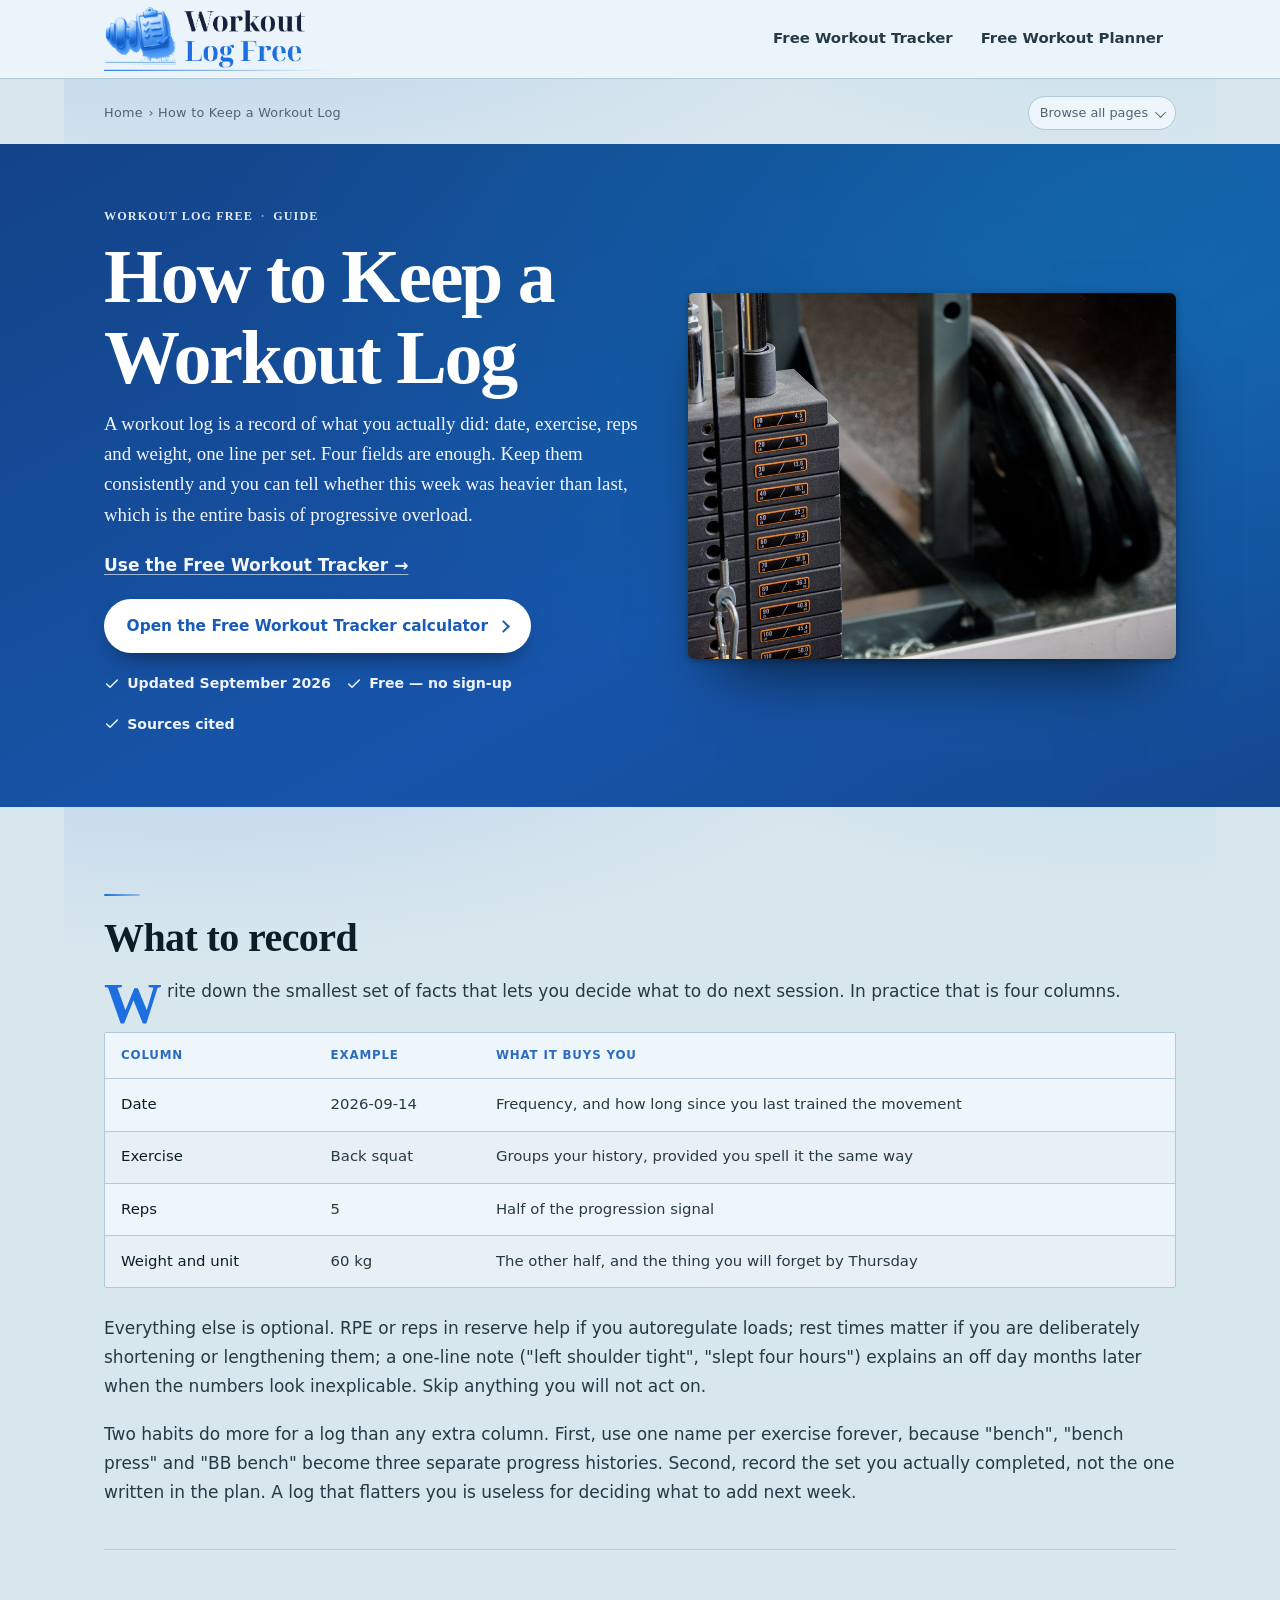
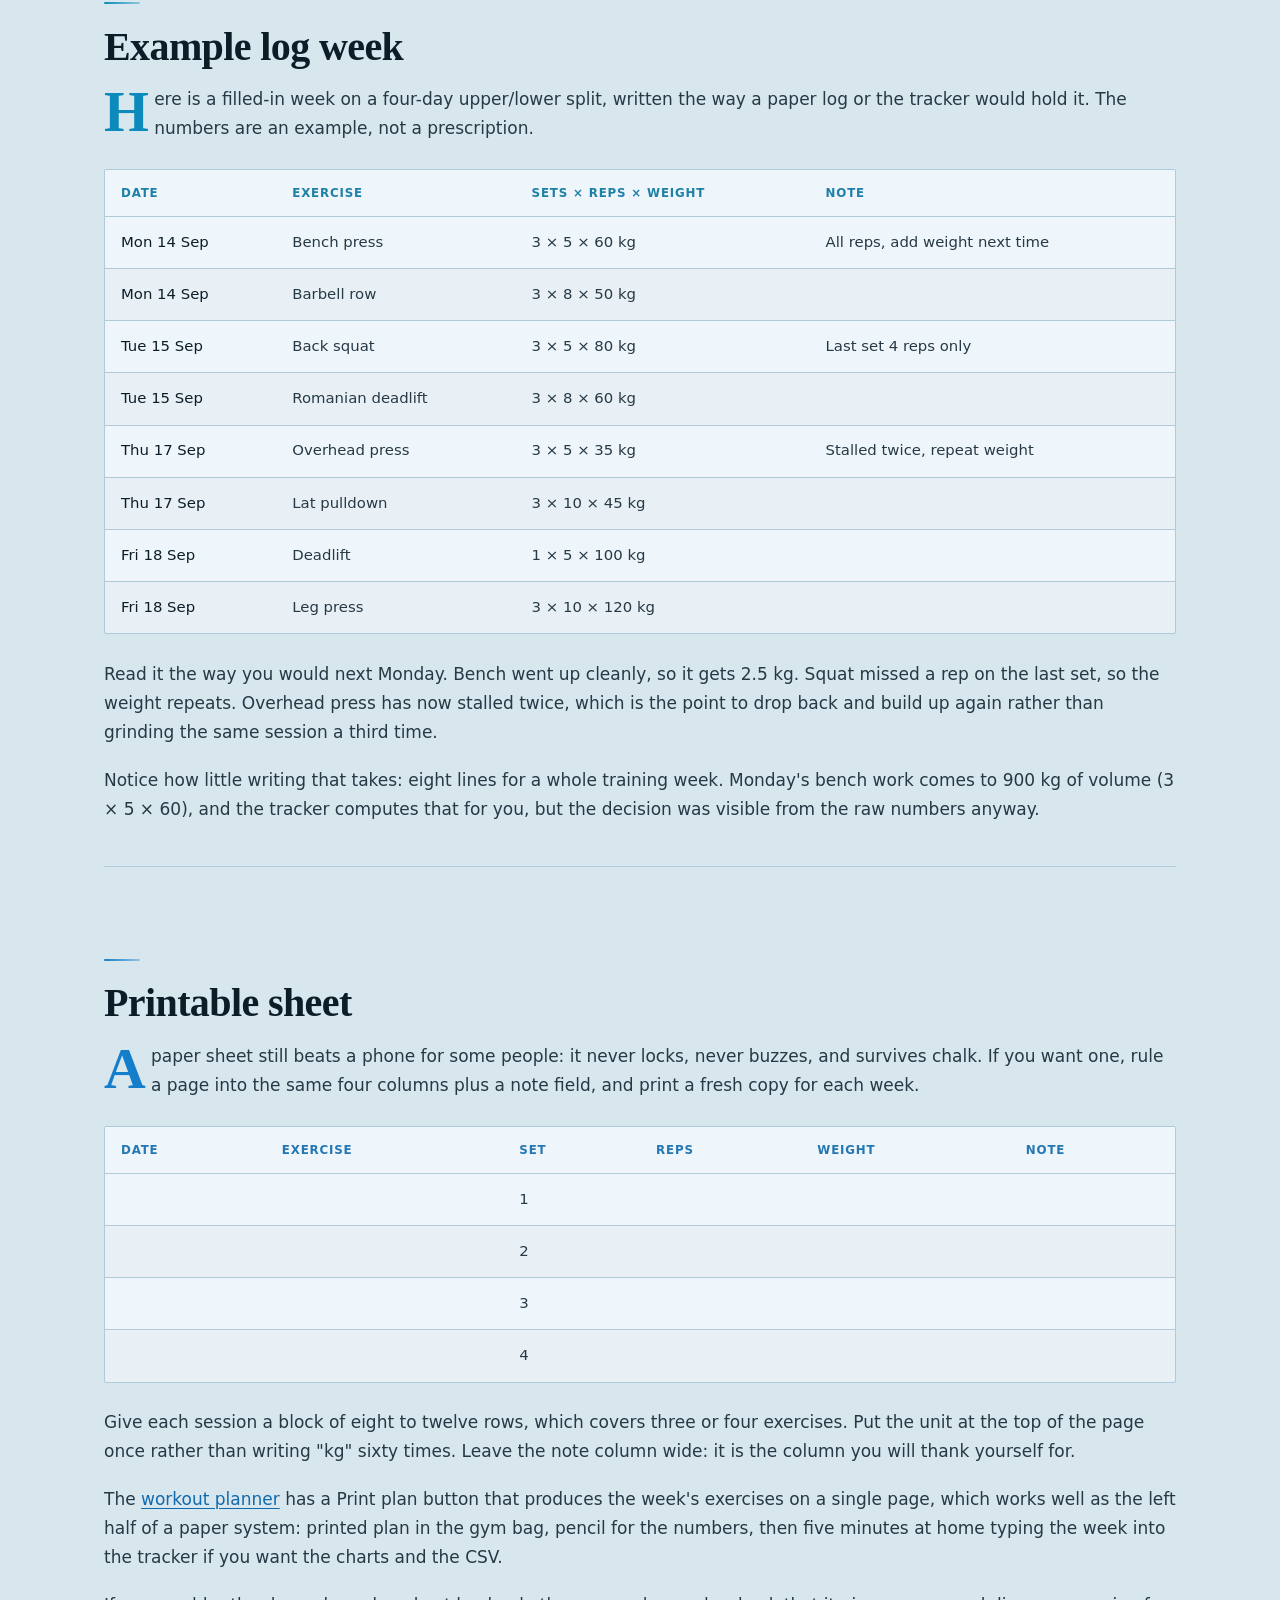
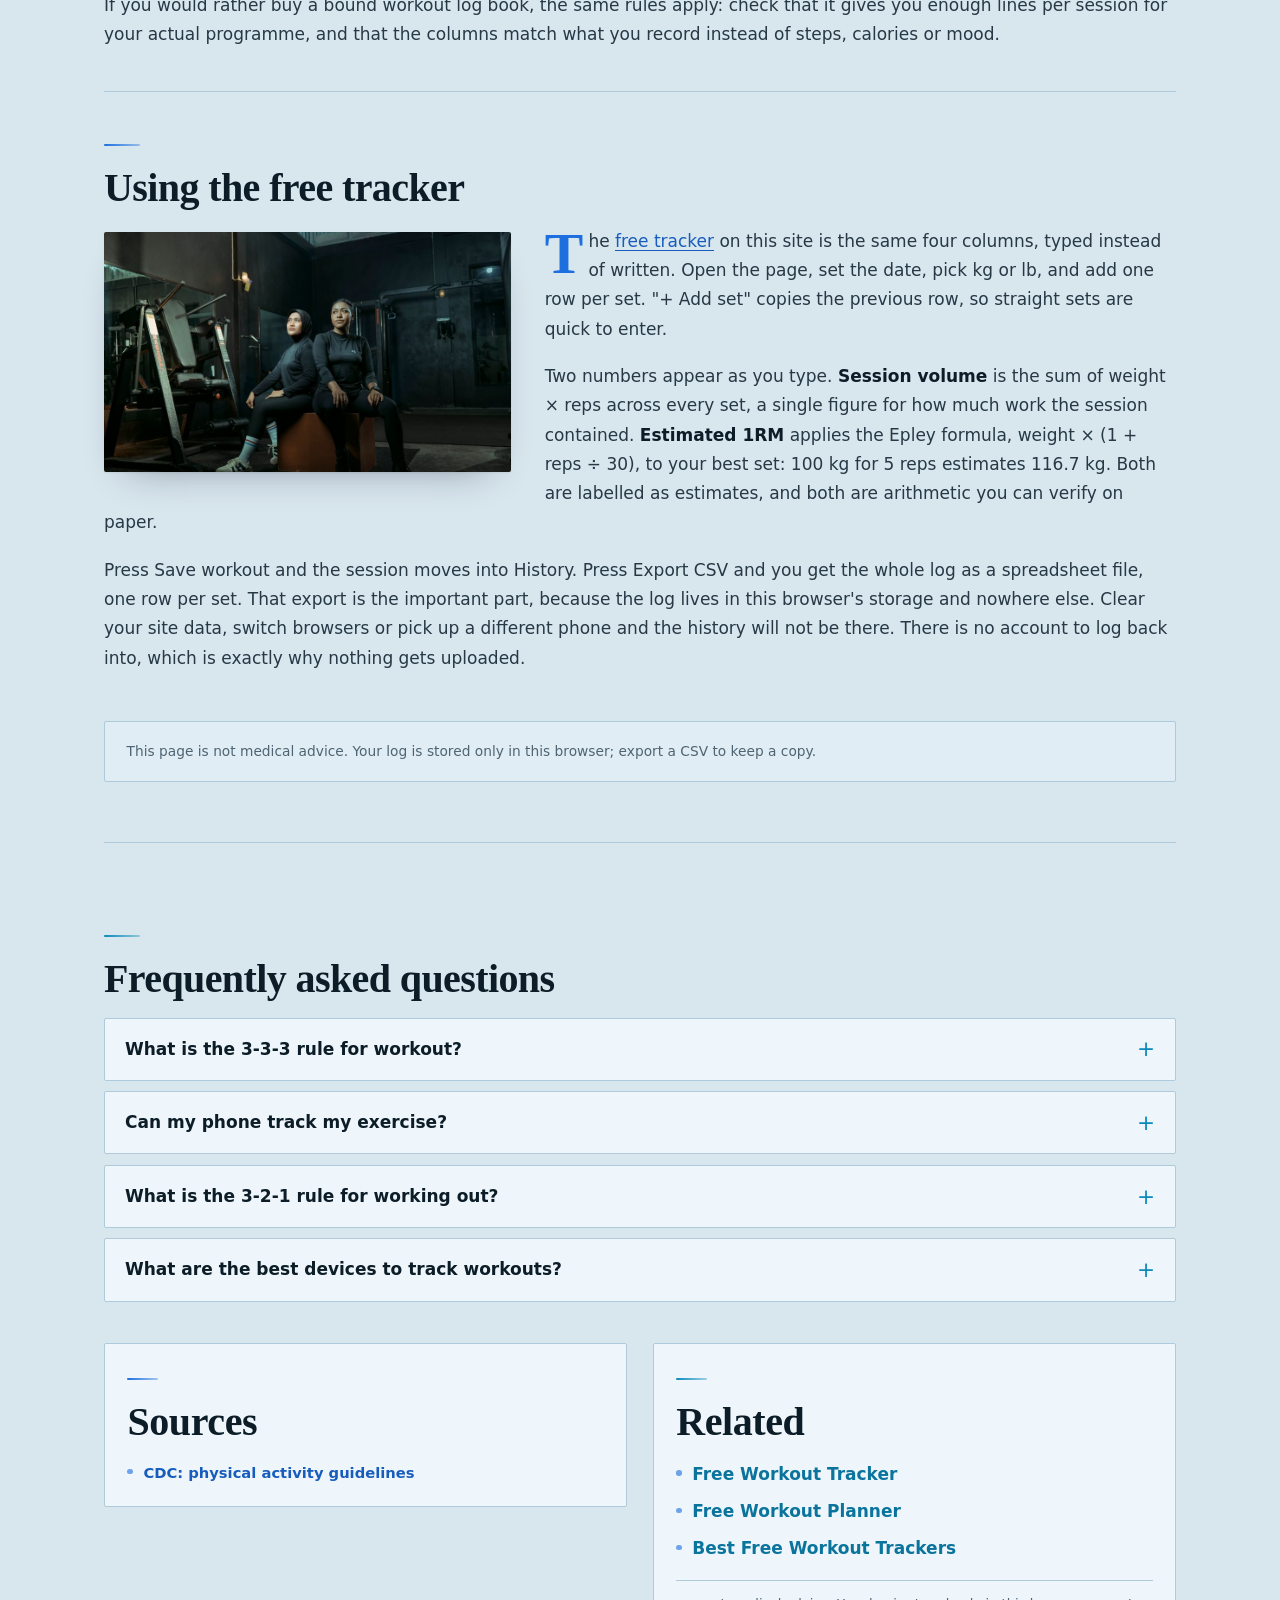
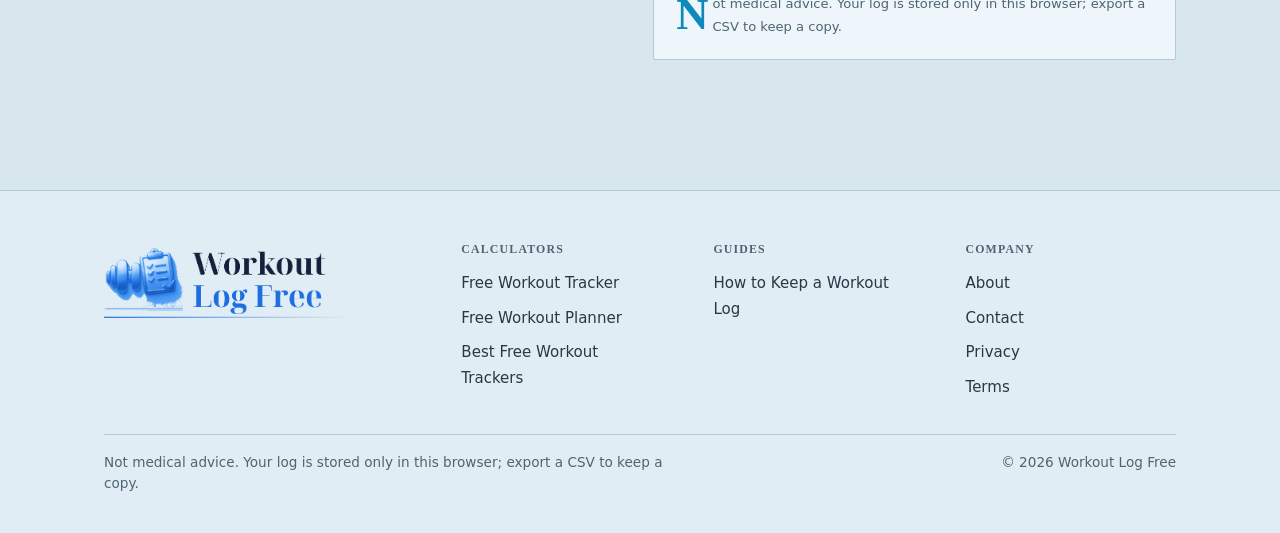
<file: workout-log/index.html>
<!doctype html>
<html lang="en-US" class="layout-magazine">
<head>
<meta charset="utf-8">
<meta name="viewport" content="width=device-width, initial-scale=1">
<title>Workout Log: How to Track Workouts (with Example)</title>
<meta name="description" content="What to write in a workout log, an example week, a printable log sheet, and how tracking helps progressive overload.">
<link rel="canonical" href="https://workoutlogfree.com/workout-log/">
<meta property="og:title" content="Workout Log: How to Track Workouts (with Example)">
<meta property="og:description" content="What to write in a workout log, an example week, a printable log sheet, and how tracking helps progressive overload.">
<meta property="og:url" content="https://workoutlogfree.com/workout-log/">
<meta property="og:type" content="website">
<link rel="stylesheet" href="/assets/site.css">
<link rel="stylesheet" href="/assets/layouts.css">
<style>:root{--brand:#1d6fe0;--accent:#0891b2;--bg:#d8e6ee;--surface:#eef6fb;--soft:#e1edf4;--sunken:#c6dbe7;--ink:#0c1d28;--ink-2:#263945;--muted:#4e6472;--line:#aecadb;--line-strong:#8bb0c6;--brand-ink:color-mix(in srgb,var(--brand) 82%,#000 18%);--brand-soft:color-mix(in srgb,var(--brand) 9%,var(--bg));--brand-line:color-mix(in srgb,var(--brand) 28%,var(--line));--warn:#8a4b00;--warn-bg:color-mix(in srgb,#f59e0b 16%,var(--surface));--ok:#0f7b46}:root[data-theme="light"]{--brand:#1d6fe0;--accent:#0891b2;--bg:#d8e6ee;--surface:#eef6fb;--soft:#e1edf4;--sunken:#c6dbe7;--ink:#0c1d28;--ink-2:#263945;--muted:#4e6472;--line:#aecadb;--line-strong:#8bb0c6;--brand-ink:color-mix(in srgb,var(--brand) 82%,#000 18%);--brand-soft:color-mix(in srgb,var(--brand) 9%,var(--bg));--brand-line:color-mix(in srgb,var(--brand) 28%,var(--line));--warn:#8a4b00;--warn-bg:color-mix(in srgb,#f59e0b 16%,var(--surface));--ok:#0f7b46}:root[data-theme="dark"]{--brand:#1d6fe0;--accent:#0891b2;--bg:#d8e6ee;--surface:#eef6fb;--soft:#e1edf4;--sunken:#c6dbe7;--ink:#0c1d28;--ink-2:#263945;--muted:#4e6472;--line:#aecadb;--line-strong:#8bb0c6;--brand-ink:color-mix(in srgb,var(--brand) 82%,#000 18%);--brand-soft:color-mix(in srgb,var(--brand) 9%,var(--bg));--brand-line:color-mix(in srgb,var(--brand) 28%,var(--line));--warn:#8a4b00;--warn-bg:color-mix(in srgb,#f59e0b 16%,var(--surface));--ok:#0f7b46}</style>
<script type="application/ld+json">{"@context":"https://schema.org","@type":"BreadcrumbList","itemListElement":[{"@type":"ListItem","position":1,"name":"Workout Log Free","item":"https://workoutlogfree.com/"},{"@type":"ListItem","position":2,"name":"How to Keep a Workout Log","item":"https://workoutlogfree.com/workout-log/"}]}</script>
<script type="application/ld+json">{"@context":"https://schema.org","@type":"Article","headline":"How to Keep a Workout Log","description":"What to write in a workout log, an example week, a printable log sheet, and how tracking helps progressive overload.","url":"https://workoutlogfree.com/workout-log/","dateModified":"2026-09-16","author":{"@type":"Organization","name":"Workout Log Free","url":"https://workoutlogfree.com/"},"publisher":{"@type":"Organization","name":"Workout Log Free"}}</script>
<script>(function(){try{var t=localStorage.getItem("theme");if(t==="dark"||t==="light")document.documentElement.dataset.theme=t}catch(e){}})()</script>
<link rel="icon" href="/assets/brand/favicon.svg" type="image/svg+xml">
<link rel="icon" href="/assets/brand/icon-32.png" sizes="32x32" type="image/png">
<link rel="apple-touch-icon" href="/assets/brand/icon-180.png">
<link rel="manifest" href="/assets/brand/site.webmanifest">
<meta name="theme-color" content="#1d6fe0">
<meta property="og:image" content="https://workoutlogfree.com/assets/brand/og.png">
<meta property="og:image:width" content="1200">
<meta property="og:image:height" content="630">
<meta name="twitter:card" content="summary_large_image">
<meta name="twitter:image" content="https://workoutlogfree.com/assets/brand/og.png">
</head>
<body><a class="skip-link" href="#main">Skip to content</a>
<header class="site"><div class="wrap"><a class="logo" href="/" aria-label="Workout Log Free home"><span class="logo-mark"><img class="lk" src="/assets/brand/lockup.svg" alt="" width="625" height="177" loading="eager" decoding="async"></span></a><input class="nav-toggle" type="checkbox" id="nav-toggle" aria-label="Open menu"><label class="burger" for="nav-toggle" aria-hidden="true"><span></span></label><nav class="site" aria-label="Primary"><a href="/workout-tracker/">Free Workout Tracker</a><a href="/workout-planner/">Free Workout Planner</a></nav></div></header>
<main id="main">
<div class="wrap"><nav class="breadcrumb" aria-label="Breadcrumb"><a href="/">Home</a> › How to Keep a Workout Log</nav><details class="subnav"><summary><span>Browse all pages</span></summary><div class="subnav-grid"><div class="subnav-col"><p class="subnav-h">Calculators</p><ul><li><a href="/workout-tracker/">Free Workout Tracker</a></li><li><a href="/workout-planner/">Free Workout Planner</a></li><li><a href="/best-free-workout-tracker/">Best Free Workout Trackers</a></li></ul></div><div class="subnav-col"><p class="subnav-h">Guides</p><ul><li><a href="/workout-log/" aria-current="page">How to Keep a Workout Log</a></li></ul></div></div></details></div>
<section class="hero-band"><div class="hero">
<div>
<p class="eyebrow">Workout Log Free <span aria-hidden="true">&middot;</span> Guide</p>
<h1>How to Keep a Workout Log</h1>
<p class="answer">A workout log is a record of what you actually did: date, exercise, reps and weight, one line per set. Four fields are enough. Keep them consistently and you can tell whether this week was heavier than last, which is the entire basis of progressive overload.</p>
<p class="updated">Updated <time datetime="2026-09-16">16 September 2026</time></p>
<p><a href="/workout-tracker/"><strong>Use the Free Workout Tracker →</strong></a></p>
<div class="hero-cta"><a class="btn-hero" href="/workout-tracker/">Open the Free Workout Tracker calculator</a></div><ul class="hero-chips"><li><svg viewBox="0 0 24 24" fill="none" stroke="currentColor" stroke-width="2.2" stroke-linecap="round" stroke-linejoin="round" aria-hidden="true"><path d="M4 12l5 5L20 6"/></svg>Updated September 2026</li><li><svg viewBox="0 0 24 24" fill="none" stroke="currentColor" stroke-width="2.2" stroke-linecap="round" stroke-linejoin="round" aria-hidden="true"><path d="M4 12l5 5L20 6"/></svg>Free &mdash; no sign-up</li><li><svg viewBox="0 0 24 24" fill="none" stroke="currentColor" stroke-width="2.2" stroke-linecap="round" stroke-linejoin="round" aria-hidden="true"><path d="M4 12l5 5L20 6"/></svg>Sources cited</li></ul>
</div>
<figure class="hero-art hero-photo"><img src="/assets/img/p-workout-log.jpg" alt="A man holding a dumbbell in a gym" width="900" height="600" loading="eager" decoding="async" fetchpriority="high"></figure>
</div></section>
<div class="wrap">

<div class="ad-slot"><!-- Ad slot 1 (below the tool). Leave empty until AdSense is approved. --></div>
<section class="sec">
<h2>What to record</h2>
<p>Write down the smallest set of facts that lets you decide what to do next session. In practice that is four columns.</p>
<table>
<thead><tr><th>Column</th><th>Example</th><th>What it buys you</th></tr></thead>
<tbody>
<tr><td>Date</td><td>2026-09-14</td><td>Frequency, and how long since you last trained the movement</td></tr>
<tr><td>Exercise</td><td>Back squat</td><td>Groups your history, provided you spell it the same way</td></tr>
<tr><td>Reps</td><td>5</td><td>Half of the progression signal</td></tr>
<tr><td>Weight and unit</td><td>60 kg</td><td>The other half, and the thing you will forget by Thursday</td></tr>
</tbody>
</table>
<p>Everything else is optional. RPE or reps in reserve help if you autoregulate loads; rest times matter if you are deliberately shortening or lengthening them; a one-line note ("left shoulder tight", "slept four hours") explains an off day months later when the numbers look inexplicable. Skip anything you will not act on.</p>
<p>Two habits do more for a log than any extra column. First, use one name per exercise forever, because "bench", "bench press" and "BB bench" become three separate progress histories. Second, record the set you actually completed, not the one written in the plan. A log that flatters you is useless for deciding what to add next week.</p>
</section>
<section class="sec">
<h2>Example log week</h2>
<p>Here is a filled-in week on a four-day upper/lower split, written the way a paper log or the tracker would hold it. The numbers are an example, not a prescription.</p>
<table>
<thead><tr><th>Date</th><th>Exercise</th><th>Sets × reps × weight</th><th>Note</th></tr></thead>
<tbody>
<tr><td>Mon 14 Sep</td><td>Bench press</td><td>3 × 5 × 60 kg</td><td>All reps, add weight next time</td></tr>
<tr><td>Mon 14 Sep</td><td>Barbell row</td><td>3 × 8 × 50 kg</td><td></td></tr>
<tr><td>Tue 15 Sep</td><td>Back squat</td><td>3 × 5 × 80 kg</td><td>Last set 4 reps only</td></tr>
<tr><td>Tue 15 Sep</td><td>Romanian deadlift</td><td>3 × 8 × 60 kg</td><td></td></tr>
<tr><td>Thu 17 Sep</td><td>Overhead press</td><td>3 × 5 × 35 kg</td><td>Stalled twice, repeat weight</td></tr>
<tr><td>Thu 17 Sep</td><td>Lat pulldown</td><td>3 × 10 × 45 kg</td><td></td></tr>
<tr><td>Fri 18 Sep</td><td>Deadlift</td><td>1 × 5 × 100 kg</td><td></td></tr>
<tr><td>Fri 18 Sep</td><td>Leg press</td><td>3 × 10 × 120 kg</td><td></td></tr>
</tbody>
</table>
<p>Read it the way you would next Monday. Bench went up cleanly, so it gets 2.5 kg. Squat missed a rep on the last set, so the weight repeats. Overhead press has now stalled twice, which is the point to drop back and build up again rather than grinding the same session a third time.</p>
<p>Notice how little writing that takes: eight lines for a whole training week. Monday's bench work comes to 900 kg of volume (3 × 5 × 60), and the tracker computes that for you, but the decision was visible from the raw numbers anyway.</p>
</section>
<section class="sec">
<h2>Printable sheet</h2>
<p>A paper sheet still beats a phone for some people: it never locks, never buzzes, and survives chalk. If you want one, rule a page into the same four columns plus a note field, and print a fresh copy for each week.</p>
<table>
<thead><tr><th>Date</th><th>Exercise</th><th>Set</th><th>Reps</th><th>Weight</th><th>Note</th></tr></thead>
<tbody>
<tr><td></td><td></td><td>1</td><td></td><td></td><td></td></tr>
<tr><td></td><td></td><td>2</td><td></td><td></td><td></td></tr>
<tr><td></td><td></td><td>3</td><td></td><td></td><td></td></tr>
<tr><td></td><td></td><td>4</td><td></td><td></td><td></td></tr>
</tbody>
</table>
<p>Give each session a block of eight to twelve rows, which covers three or four exercises. Put the unit at the top of the page once rather than writing "kg" sixty times. Leave the note column wide: it is the column you will thank yourself for.</p>
<p>The <a href="/workout-planner/">workout planner</a> has a Print plan button that produces the week's exercises on a single page, which works well as the left half of a paper system: printed plan in the gym bag, pencil for the numbers, then five minutes at home typing the week into the tracker if you want the charts and the CSV.</p>
<p>If you would rather buy a bound workout log book, the same rules apply: check that it gives you enough lines per session for your actual programme, and that the columns match what you record instead of steps, calories or mood.</p>
</section>
<section class="sec is-wide">
<h2>Using the free tracker</h2>
<figure class="sec-photo"><img src="/assets/img/s-workout-log-3.jpg" alt="Two women in athletic wear sitting on a box with gym equipment in the background." width="940" height="627" loading="lazy" decoding="async"></figure>
<p>The <a href="/workout-tracker/">free tracker</a> on this site is the same four columns, typed instead of written. Open the page, set the date, pick kg or lb, and add one row per set. "+ Add set" copies the previous row, so straight sets are quick to enter.</p>
<p>Two numbers appear as you type. <strong>Session volume</strong> is the sum of weight × reps across every set, a single figure for how much work the session contained. <strong>Estimated 1RM</strong> applies the Epley formula, weight × (1 + reps ÷ 30), to your best set: 100 kg for 5 reps estimates 116.7 kg. Both are labelled as estimates, and both are arithmetic you can verify on paper.</p>
<p>Press Save workout and the session moves into History. Press Export CSV and you get the whole log as a spreadsheet file, one row per set. That export is the important part, because the log lives in this browser's storage and nowhere else. Clear your site data, switch browsers or pick up a different phone and the history will not be there. There is no account to log back into, which is exactly why nothing gets uploaded.</p>
<p class="disclaimer">This page is not medical advice. Your log is stored only in this browser; export a CSV to keep a copy.</p>
</section>
<section class="sec">
<h2>Frequently asked questions</h2>
<div class="faq">
<details><summary>What is the 3-3-3 rule for workout?</summary><p>It is an informal phrase, not a published guideline, and it is usually given as three exercises, three sets, three days a week. No governing body defines it, so treat any confident-sounding version with suspicion. For logging purposes it does not matter: record what you lifted, whatever structure produced it. The <a href="https://www.cdc.gov/physical-activity-basics/guidelines/adults.html" rel="nofollow noopener">CDC physical activity guidelines for adults</a> give the only widely agreed weekly targets for adults.</p></details>
<details><summary>Can my phone track my exercise?</summary><p>Partly. A modern phone counts steps and estimates walking, running and cycling from its motion sensors, and the built-in health app will store that automatically. What it cannot do is see which exercise you chose, how much was on the bar, or how many reps you finished. Those have to be typed in, which is what a workout log is for.</p></details>
<details><summary>What is the 3-2-1 rule for working out?</summary><p>It is a social-media training template, commonly described as three strength sessions, two Pilates or mobility sessions and one cardio session per week, with a rest day. There is no official source for it and the proportions shift depending on who is posting. As a way of making sure the week includes strength, cardio and something restorative, the idea is sound; as a rule with authority behind it, it is not.</p></details>
<details><summary>What are the best devices to track workouts?</summary><p>It depends what you are tracking. Watches and phones handle time, distance and heart rate for running, walking and cycling without any input from you. For lifting, no device reliably knows the weight or the rep count, so every option ends in manual entry: a notebook, a spreadsheet or a browser log like this one. Choose on how quickly you can enter a set, and whether you can export the data later.</p></details>
</div>
</section>
<div class="endmatter"><section class="sec is-short">
<h2>Sources</h2>
<ul class="sources">
<li><a href="https://www.cdc.gov/physical-activity-basics/" rel="nofollow noopener">CDC: physical activity guidelines</a></li>
</ul>
</section>
<section class="sec is-short">
<h2>Related</h2>
<ul>
<li><a href="/workout-tracker/">Free Workout Tracker</a></li>
<li><a href="/workout-planner/">Free Workout Planner</a></li>
<li><a href="/best-free-workout-tracker/">Best Free Workout Trackers</a></li>
</ul>
<p class="disclaimer">Not medical advice. Your log is stored only in this browser; export a CSV to keep a copy.</p>
</section></div>
</div></main>
<footer class="site"><div class="wrap">
<div class="f-brand"><a class="footer-brand" href="/" aria-label="Workout Log Free home"><span class="logo-mark"><img class="lk" src="/assets/brand/lockup.svg" alt="" width="625" height="177" loading="lazy" decoding="async"></span></a></div>
<nav class="f-col" aria-label="Calculators"><h3>Calculators</h3><ul><li><a href="/workout-tracker/">Free Workout Tracker</a></li><li><a href="/workout-planner/">Free Workout Planner</a></li><li><a href="/best-free-workout-tracker/">Best Free Workout Trackers</a></li></ul></nav>
<nav class="f-col" aria-label="Guides"><h3>Guides</h3><ul><li><a href="/workout-log/">How to Keep a Workout Log</a></li></ul></nav>
<nav class="f-col" aria-label="Company"><h3>Company</h3><ul><li><a href="/about/">About</a></li><li><a href="/contact/">Contact</a></li><li><a href="/privacy/">Privacy</a></li><li><a href="/terms/">Terms</a></li></ul></nav>
<div class="f-legal"><p>Not medical advice. Your log is stored only in this browser; export a CSV to keep a copy.</p><p>© <span id="y"></span> Workout Log Free</p></div>
</div></footer>
<script>document.getElementById('y').textContent=new Date().getFullYear()</script>

</body>
</html>
</file>
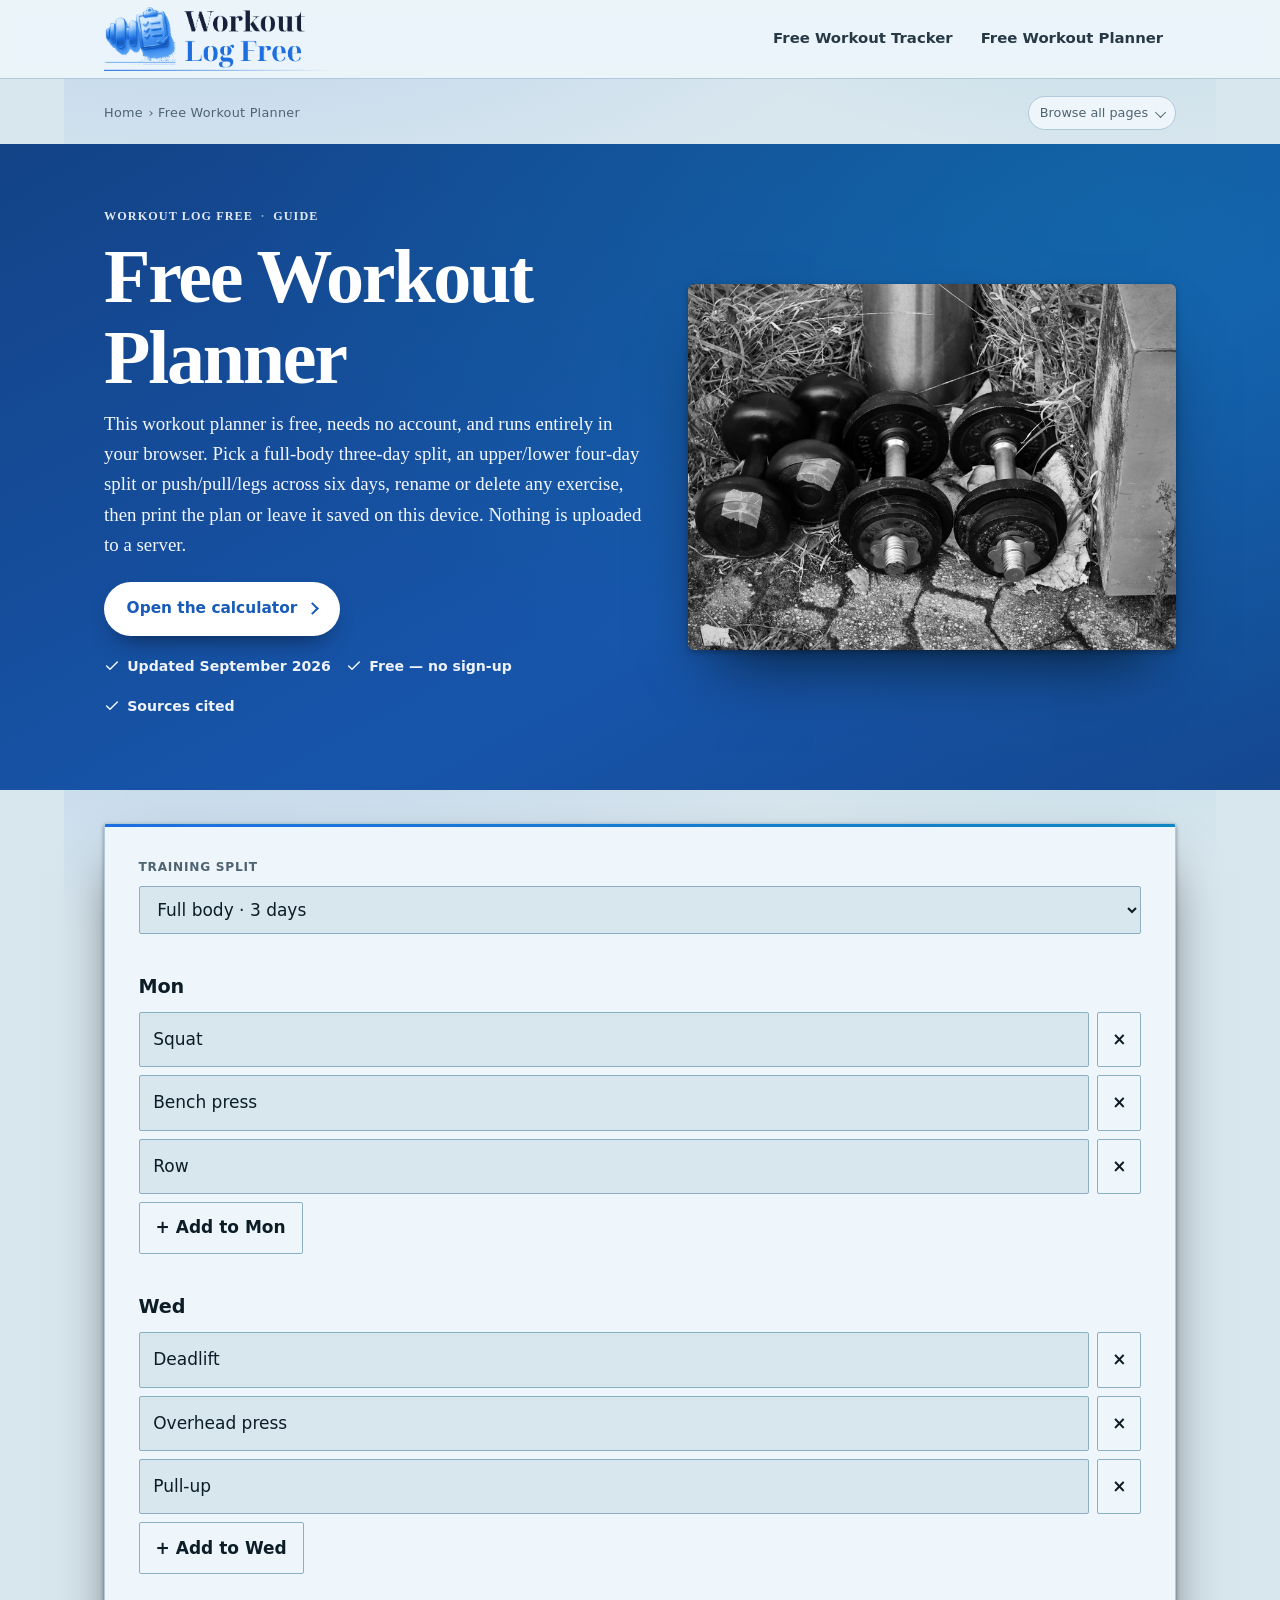
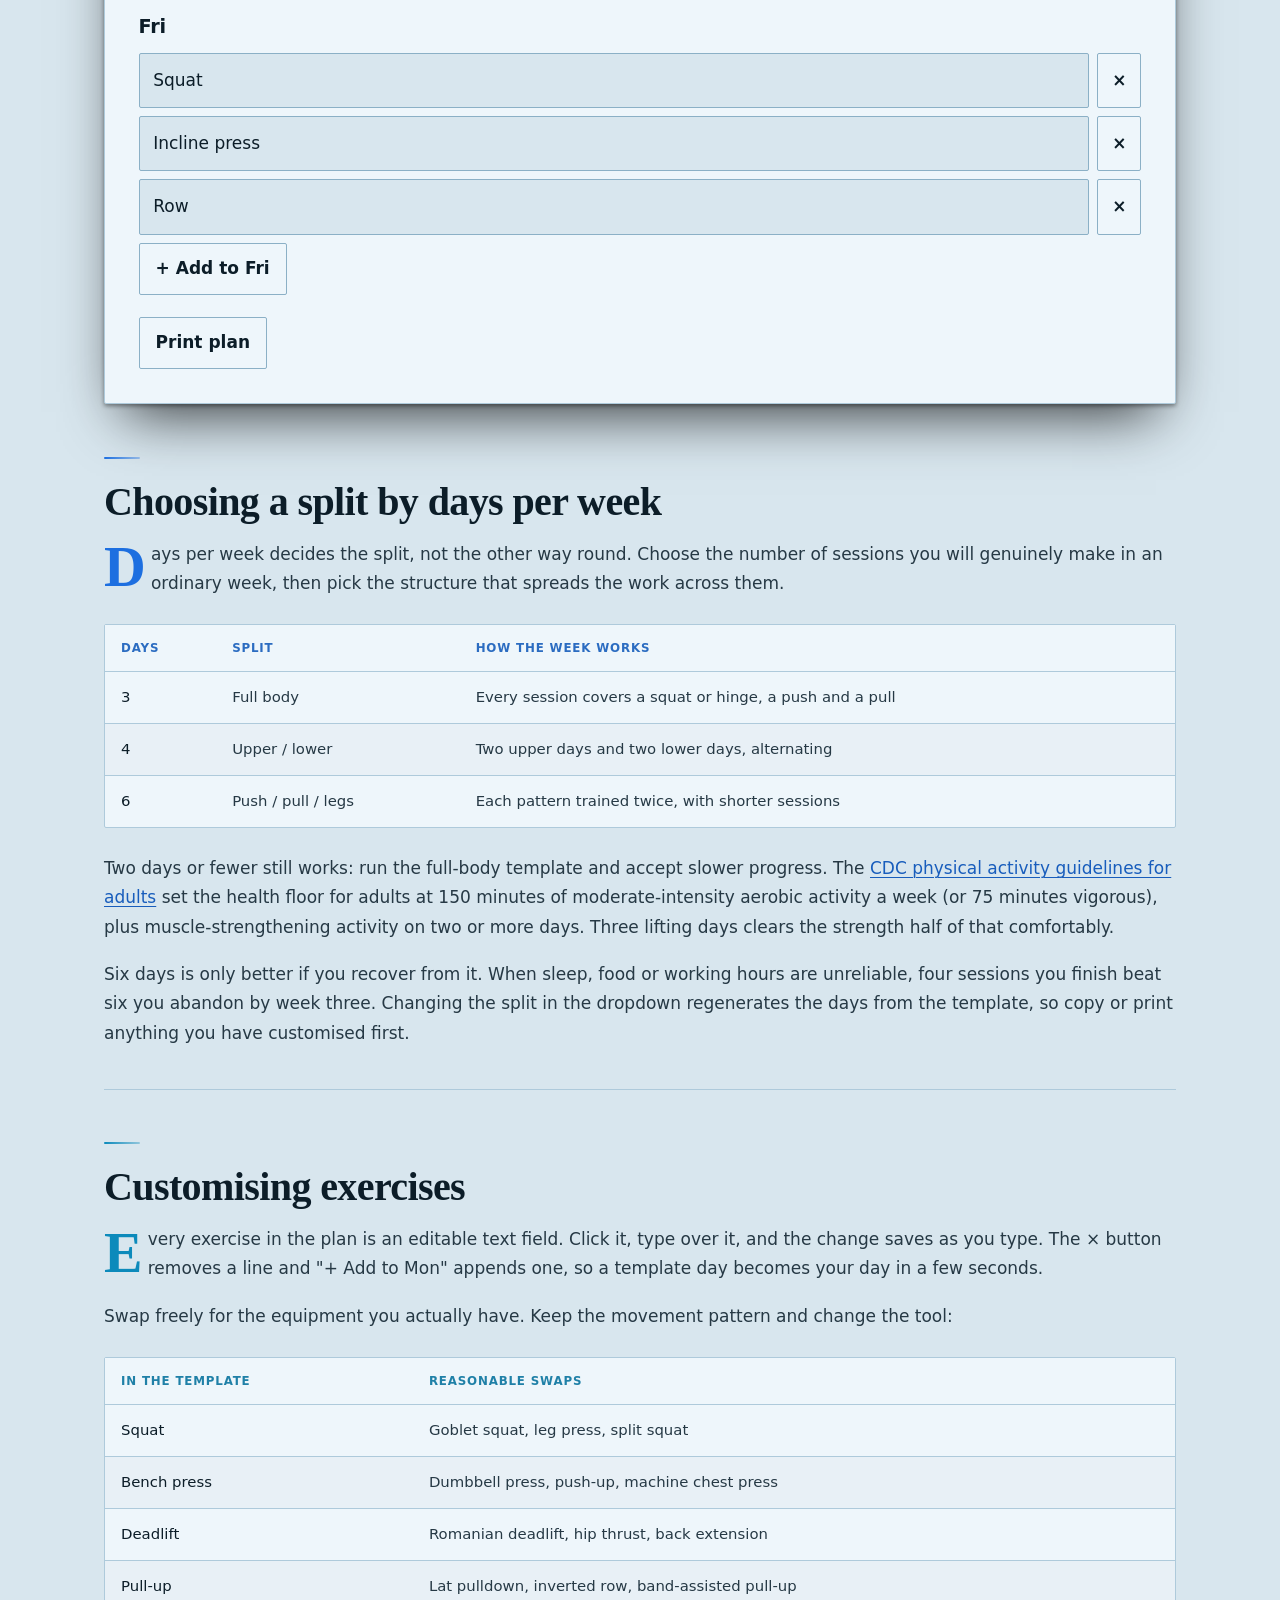
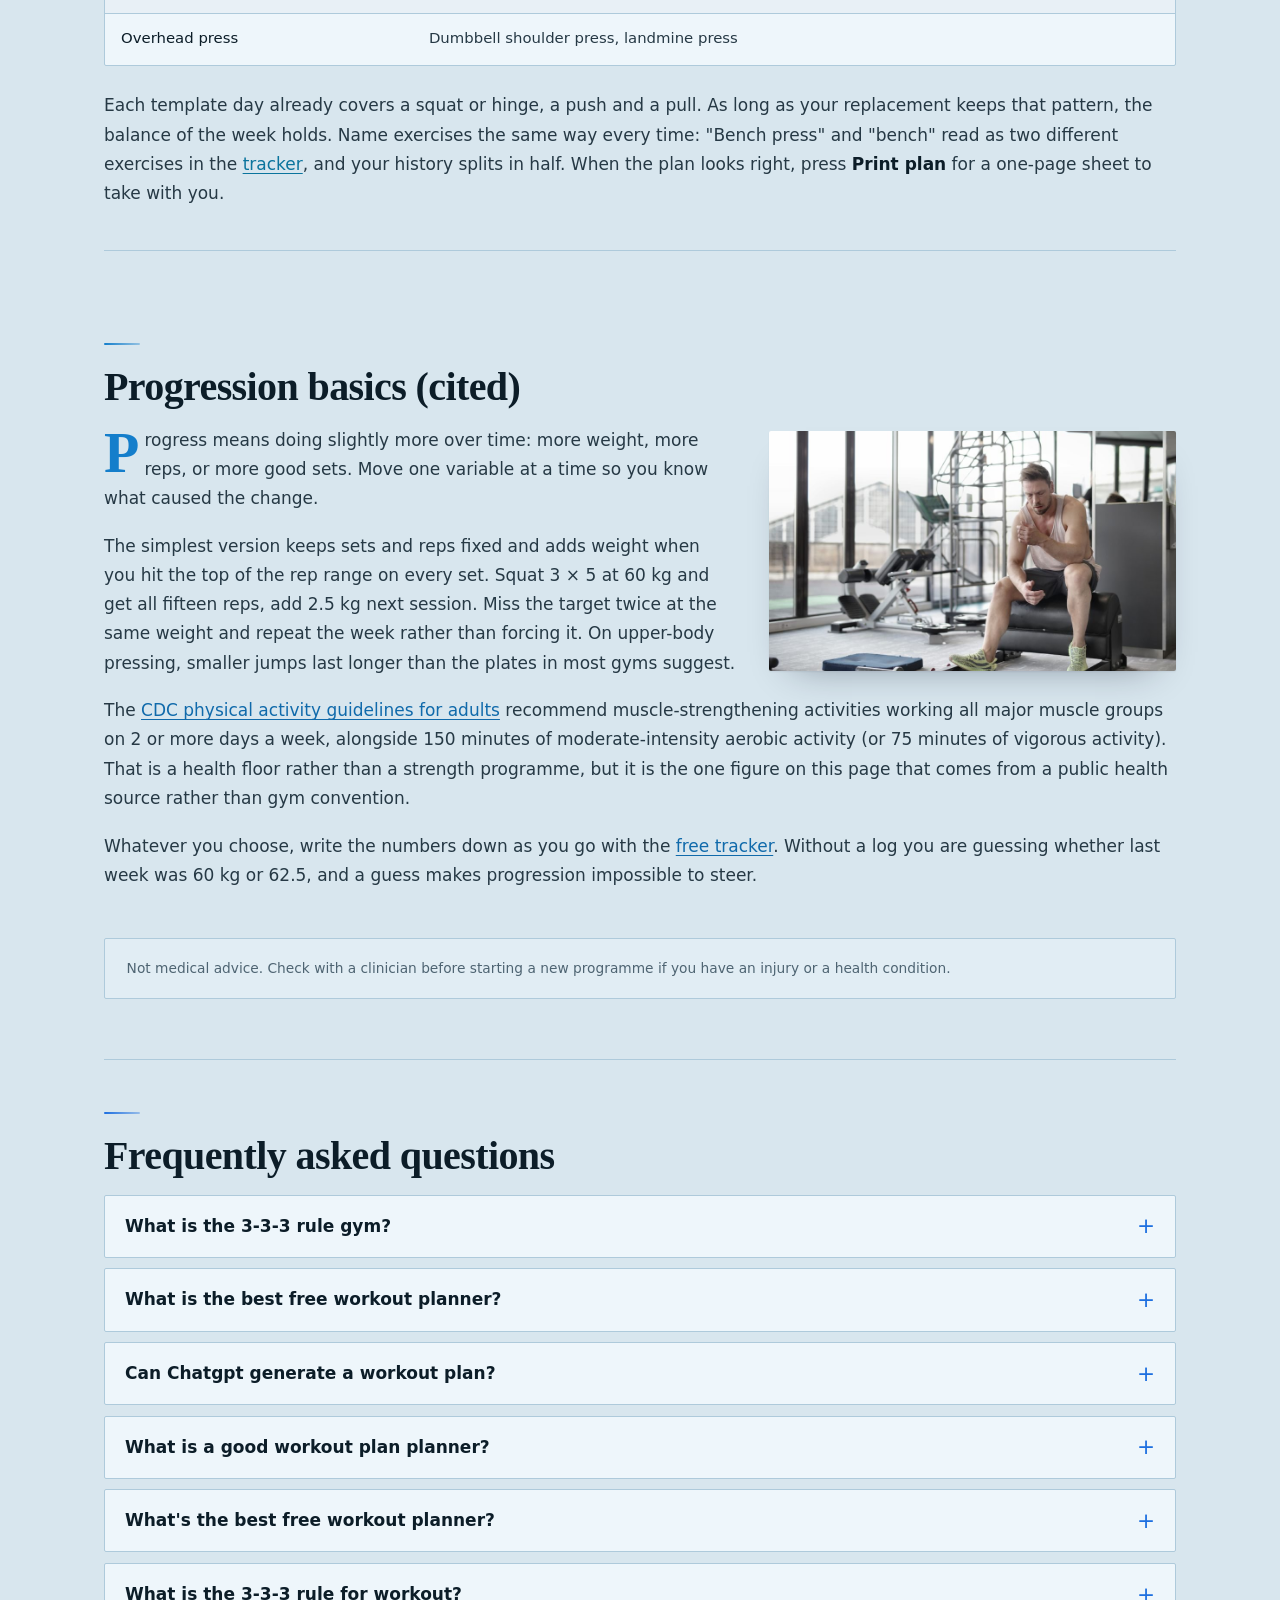
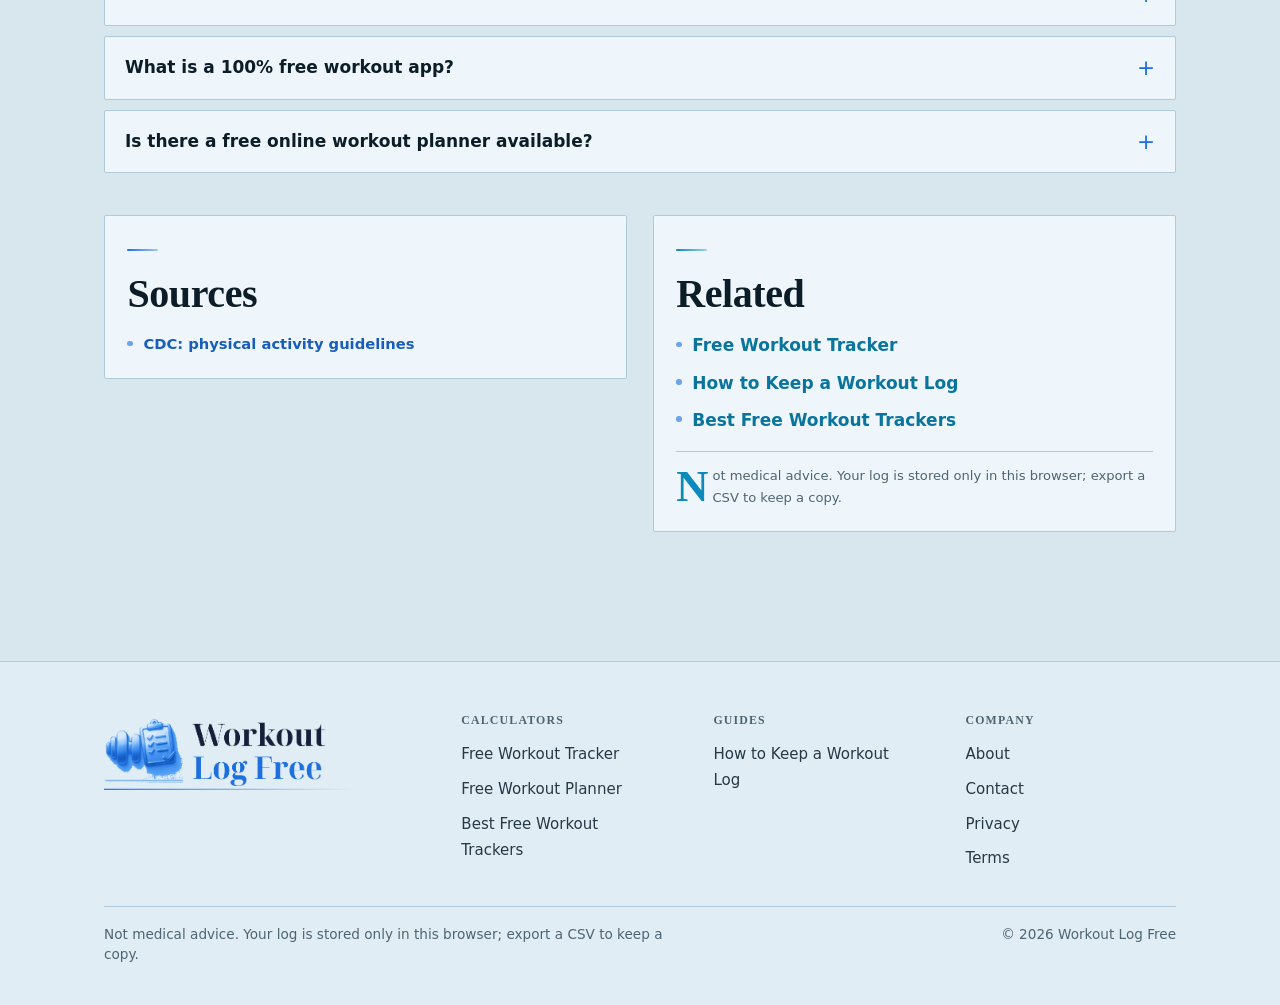
<file: workout-planner/index.html>
<!doctype html>
<html lang="en-US" class="layout-magazine">
<head>
<meta charset="utf-8">
<meta name="viewport" content="width=device-width, initial-scale=1">
<title>Free Workout Planner: Build a Weekly Split</title>
<meta name="description" content="Pick a full-body, upper/lower or push/pull/legs split and customise every day. Print it or keep it in your browser.">
<link rel="canonical" href="https://workoutlogfree.com/workout-planner/">
<meta property="og:title" content="Free Workout Planner: Build a Weekly Split">
<meta property="og:description" content="Pick a full-body, upper/lower or push/pull/legs split and customise every day. Print it or keep it in your browser.">
<meta property="og:url" content="https://workoutlogfree.com/workout-planner/">
<meta property="og:type" content="website">
<link rel="stylesheet" href="/assets/site.css">
<link rel="stylesheet" href="/assets/layouts.css">
<style>:root{--brand:#1d6fe0;--accent:#0891b2;--bg:#d8e6ee;--surface:#eef6fb;--soft:#e1edf4;--sunken:#c6dbe7;--ink:#0c1d28;--ink-2:#263945;--muted:#4e6472;--line:#aecadb;--line-strong:#8bb0c6;--brand-ink:color-mix(in srgb,var(--brand) 82%,#000 18%);--brand-soft:color-mix(in srgb,var(--brand) 9%,var(--bg));--brand-line:color-mix(in srgb,var(--brand) 28%,var(--line));--warn:#8a4b00;--warn-bg:color-mix(in srgb,#f59e0b 16%,var(--surface));--ok:#0f7b46}:root[data-theme="light"]{--brand:#1d6fe0;--accent:#0891b2;--bg:#d8e6ee;--surface:#eef6fb;--soft:#e1edf4;--sunken:#c6dbe7;--ink:#0c1d28;--ink-2:#263945;--muted:#4e6472;--line:#aecadb;--line-strong:#8bb0c6;--brand-ink:color-mix(in srgb,var(--brand) 82%,#000 18%);--brand-soft:color-mix(in srgb,var(--brand) 9%,var(--bg));--brand-line:color-mix(in srgb,var(--brand) 28%,var(--line));--warn:#8a4b00;--warn-bg:color-mix(in srgb,#f59e0b 16%,var(--surface));--ok:#0f7b46}:root[data-theme="dark"]{--brand:#1d6fe0;--accent:#0891b2;--bg:#d8e6ee;--surface:#eef6fb;--soft:#e1edf4;--sunken:#c6dbe7;--ink:#0c1d28;--ink-2:#263945;--muted:#4e6472;--line:#aecadb;--line-strong:#8bb0c6;--brand-ink:color-mix(in srgb,var(--brand) 82%,#000 18%);--brand-soft:color-mix(in srgb,var(--brand) 9%,var(--bg));--brand-line:color-mix(in srgb,var(--brand) 28%,var(--line));--warn:#8a4b00;--warn-bg:color-mix(in srgb,#f59e0b 16%,var(--surface));--ok:#0f7b46}</style>
<script type="application/ld+json">{"@context":"https://schema.org","@type":"BreadcrumbList","itemListElement":[{"@type":"ListItem","position":1,"name":"Workout Log Free","item":"https://workoutlogfree.com/"},{"@type":"ListItem","position":2,"name":"Free Workout Planner","item":"https://workoutlogfree.com/workout-planner/"}]}</script>
<script type="application/ld+json">{"@context":"https://schema.org","@type":"WebApplication","name":"Free Workout Planner","url":"https://workoutlogfree.com/workout-planner/","description":"Pick a full-body, upper/lower or push/pull/legs split and customise every day. Print it or keep it in your browser.","applicationCategory":"HealthApplication","operatingSystem":"Any","browserRequirements":"Requires JavaScript","isAccessibleForFree":true,"offers":{"@type":"Offer","price":"0","priceCurrency":"USD"}}</script>
<script src="/assets/calculator.js" defer></script>
<script src="/assets/calc-core.js" defer></script>
<script>(function(){try{var t=localStorage.getItem("theme");if(t==="dark"||t==="light")document.documentElement.dataset.theme=t}catch(e){}})()</script>
<link rel="icon" href="/assets/brand/favicon.svg" type="image/svg+xml">
<link rel="icon" href="/assets/brand/icon-32.png" sizes="32x32" type="image/png">
<link rel="apple-touch-icon" href="/assets/brand/icon-180.png">
<link rel="manifest" href="/assets/brand/site.webmanifest">
<meta name="theme-color" content="#1d6fe0">
<meta property="og:image" content="https://workoutlogfree.com/assets/brand/og.png">
<meta property="og:image:width" content="1200">
<meta property="og:image:height" content="630">
<meta name="twitter:card" content="summary_large_image">
<meta name="twitter:image" content="https://workoutlogfree.com/assets/brand/og.png">
</head>
<body><a class="skip-link" href="#main">Skip to content</a>
<header class="site"><div class="wrap"><a class="logo" href="/" aria-label="Workout Log Free home"><span class="logo-mark"><img class="lk" src="/assets/brand/lockup.svg" alt="" width="625" height="177" loading="eager" decoding="async"></span></a><input class="nav-toggle" type="checkbox" id="nav-toggle" aria-label="Open menu"><label class="burger" for="nav-toggle" aria-hidden="true"><span></span></label><nav class="site" aria-label="Primary"><a href="/workout-tracker/">Free Workout Tracker</a><a href="/workout-planner/">Free Workout Planner</a></nav></div></header>
<main id="main">
<div class="wrap"><nav class="breadcrumb" aria-label="Breadcrumb"><a href="/">Home</a> › Free Workout Planner</nav><details class="subnav"><summary><span>Browse all pages</span></summary><div class="subnav-grid"><div class="subnav-col"><p class="subnav-h">Calculators</p><ul><li><a href="/workout-tracker/">Free Workout Tracker</a></li><li><a href="/workout-planner/" aria-current="page">Free Workout Planner</a></li><li><a href="/best-free-workout-tracker/">Best Free Workout Trackers</a></li></ul></div><div class="subnav-col"><p class="subnav-h">Guides</p><ul><li><a href="/workout-log/">How to Keep a Workout Log</a></li></ul></div></div></details></div>
<section class="hero-band"><div class="hero">
<div>

<p class="eyebrow">Workout Log Free <span aria-hidden="true">&middot;</span> Guide</p>
<h1>Free Workout Planner</h1>
<p class="answer">This workout planner is free, needs no account, and runs entirely in your browser. Pick a full-body three-day split, an upper/lower four-day split or push/pull/legs across six days, rename or delete any exercise, then print the plan or leave it saved on this device. Nothing is uploaded to a server.</p>
<p class="updated">Updated <time datetime="2026-09-16">16 September 2026</time></p>
<div class="hero-cta"><a class="btn-hero" href="#calculator">Open the calculator</a></div><ul class="hero-chips"><li><svg viewBox="0 0 24 24" fill="none" stroke="currentColor" stroke-width="2.2" stroke-linecap="round" stroke-linejoin="round" aria-hidden="true"><path d="M4 12l5 5L20 6"/></svg>Updated September 2026</li><li><svg viewBox="0 0 24 24" fill="none" stroke="currentColor" stroke-width="2.2" stroke-linecap="round" stroke-linejoin="round" aria-hidden="true"><path d="M4 12l5 5L20 6"/></svg>Free &mdash; no sign-up</li><li><svg viewBox="0 0 24 24" fill="none" stroke="currentColor" stroke-width="2.2" stroke-linecap="round" stroke-linejoin="round" aria-hidden="true"><path d="M4 12l5 5L20 6"/></svg>Sources cited</li></ul>
</div>
<figure class="hero-art hero-photo"><img src="/assets/img/p-workout-planner.jpg" alt="Two person inside gym exercising" width="900" height="600" loading="eager" decoding="async" fetchpriority="high"></figure>
</div></section>
<div class="wrap">

<div id="calculator" data-calc="planner"><noscript>This calculator needs JavaScript turned on.</noscript></div>

<div class="ad-slot"><!-- Ad slot 1 (below the tool). Leave empty until AdSense is approved. --></div>
<section class="sec">
<h2>Choosing a split by days per week</h2>
<p>Days per week decides the split, not the other way round. Choose the number of sessions you will genuinely make in an ordinary week, then pick the structure that spreads the work across them.</p>
<table>
<thead><tr><th>Days</th><th>Split</th><th>How the week works</th></tr></thead>
<tbody>
<tr><td>3</td><td>Full body</td><td>Every session covers a squat or hinge, a push and a pull</td></tr>
<tr><td>4</td><td>Upper / lower</td><td>Two upper days and two lower days, alternating</td></tr>
<tr><td>6</td><td>Push / pull / legs</td><td>Each pattern trained twice, with shorter sessions</td></tr>
</tbody>
</table>
<p>Two days or fewer still works: run the full-body template and accept slower progress. The <a href="https://www.cdc.gov/physical-activity-basics/guidelines/adults.html" rel="nofollow noopener">CDC physical activity guidelines for adults</a> set the health floor for adults at 150 minutes of moderate-intensity aerobic activity a week (or 75 minutes vigorous), plus muscle-strengthening activity on two or more days. Three lifting days clears the strength half of that comfortably.</p>
<p>Six days is only better if you recover from it. When sleep, food or working hours are unreliable, four sessions you finish beat six you abandon by week three. Changing the split in the dropdown regenerates the days from the template, so copy or print anything you have customised first.</p>
</section>
<section class="sec">
<h2>Customising exercises</h2>
<p>Every exercise in the plan is an editable text field. Click it, type over it, and the change saves as you type. The × button removes a line and "+ Add to Mon" appends one, so a template day becomes your day in a few seconds.</p>
<p>Swap freely for the equipment you actually have. Keep the movement pattern and change the tool:</p>
<table>
<thead><tr><th>In the template</th><th>Reasonable swaps</th></tr></thead>
<tbody>
<tr><td>Squat</td><td>Goblet squat, leg press, split squat</td></tr>
<tr><td>Bench press</td><td>Dumbbell press, push-up, machine chest press</td></tr>
<tr><td>Deadlift</td><td>Romanian deadlift, hip thrust, back extension</td></tr>
<tr><td>Pull-up</td><td>Lat pulldown, inverted row, band-assisted pull-up</td></tr>
<tr><td>Overhead press</td><td>Dumbbell shoulder press, landmine press</td></tr>
</tbody>
</table>
<p>Each template day already covers a squat or hinge, a push and a pull. As long as your replacement keeps that pattern, the balance of the week holds. Name exercises the same way every time: "Bench press" and "bench" read as two different exercises in the <a href="/workout-tracker/">tracker</a>, and your history splits in half. When the plan looks right, press <strong>Print plan</strong> for a one-page sheet to take with you.</p>
</section>
<section class="sec is-wide">
<h2>Progression basics (cited)</h2>
<figure class="sec-photo"><img src="/assets/img/s-workout-planner-2.jpg" alt="Tired young muscular male athlete in casual sportswear and sneakers sitting on bench and resting after intense weightlifting workout in modern fitness club" width="940" height="627" loading="lazy" decoding="async"></figure>
<p>Progress means doing slightly more over time: more weight, more reps, or more good sets. Move one variable at a time so you know what caused the change.</p>
<p>The simplest version keeps sets and reps fixed and adds weight when you hit the top of the rep range on every set. Squat 3 × 5 at 60 kg and get all fifteen reps, add 2.5 kg next session. Miss the target twice at the same weight and repeat the week rather than forcing it. On upper-body pressing, smaller jumps last longer than the plates in most gyms suggest.</p>
<p>The <a href="https://www.cdc.gov/physical-activity-basics/guidelines/adults.html" rel="nofollow noopener">CDC physical activity guidelines for adults</a> recommend muscle-strengthening activities working all major muscle groups on 2 or more days a week, alongside 150 minutes of moderate-intensity aerobic activity (or 75 minutes of vigorous activity). That is a health floor rather than a strength programme, but it is the one figure on this page that comes from a public health source rather than gym convention.</p>
<p>Whatever you choose, write the numbers down as you go with the <a href="/workout-tracker/">free tracker</a>. Without a log you are guessing whether last week was 60 kg or 62.5, and a guess makes progression impossible to steer.</p>
<p class="disclaimer">Not medical advice. Check with a clinician before starting a new programme if you have an injury or a health condition.</p>
</section>
<section class="sec">
<h2>Frequently asked questions</h2>
<div class="faq">
<details><summary>What is the 3-3-3 rule gym?</summary><p>In a gym context it is usually quoted as three exercises, three sets of each, three times a week. It is a piece of internet shorthand, not a guideline from any training body, and you will find people using the same name for different things. It is a serviceable beginner shape, and the built-in full-body three-day split here follows much the same logic with named movements.</p></details>
<details><summary>What is the best free workout planner?</summary><p>The best free planner is whichever one you can change in ten seconds when the squat rack is busy. Rigid apps that lock the plan behind a paid tier fail that test. Look for editable exercise names, a printable or offline view, and no account requirement. This planner gives you three splits, fully editable days, printing, and storage in your own browser.</p></details>
<details><summary>Can Chatgpt generate a workout plan?</summary><p>Yes, a chatbot will produce a plausible-looking plan in seconds, and that is both its strength and its problem. It cannot see your lifts, your equipment or your injury history, it will not notice when you stall, and its volume recommendations are not reviewed by anyone. Treat the output as a draft to edit, not a prescription, and put the result somewhere you can track it week to week.</p></details>
<details><summary>What is a good workout plan planner?</summary><p>A good one is boring: it shows the week at a glance, lets you edit any line, prints on one page, and does not lose your work. Anything that requires an account before you can see it fails on the first day. Progress tracking matters more than exercise libraries, because the plan only helps if you record what you actually lifted against it.</p></details>
<details><summary>What's the best free workout planner?</summary><p>There is no consensus winner, and any page claiming one is usually ranking on affiliate revenue. Pick on fit: number of days you train, whether you need the plan on paper in the gym, and whether you want your data to stay on your device. This tool is aimed at the last case, with no sign-up and a print view rather than a mobile app.</p></details>
<details><summary>What is the 3-3-3 rule for workout?</summary><p>Treat it as a memory aid rather than a rule. Nobody official defines it, and the phrase travels further than any single definition. If you want a structure with a source behind it, start from the CDC's adult guidance (strength work on two or more days a week, 150 minutes of moderate aerobic activity) and build your split from there. The three-day full-body template on this page is one way to do it.</p></details>
<details><summary>What is a 100% free workout app?</summary><p>In practice, one where nothing you need is gated: planning, logging, history and export. Watch for the common pattern of a generous free tier that quietly caps saved plans or blocks data export once you have months of entries in it. Browser tools avoid the trap because there is no account to upgrade, and no server holding your history hostage.</p></details>
<details><summary>Is there a free online workout planner available?</summary><p>Yes, this page is one: open it and the planner runs, with no sign-up, no email and no trial. Choose a split, edit the exercises for each day, and print the result or leave it saved in the browser. The companion <a href="/workout-tracker/">workout tracker</a> handles the logging side, and both store data only on your device.</p></details>
</div>
</section>
<div class="endmatter"><section class="sec is-short">
<h2>Sources</h2>
<ul class="sources">
<li><a href="https://www.cdc.gov/physical-activity-basics/" rel="nofollow noopener">CDC: physical activity guidelines</a></li>
</ul>
</section>
<section class="sec is-short">
<h2>Related</h2>
<ul>
<li><a href="/workout-tracker/">Free Workout Tracker</a></li>
<li><a href="/workout-log/">How to Keep a Workout Log</a></li>
<li><a href="/best-free-workout-tracker/">Best Free Workout Trackers</a></li>
</ul>
<p class="disclaimer">Not medical advice. Your log is stored only in this browser; export a CSV to keep a copy.</p>
</section></div>
</div></main>
<footer class="site"><div class="wrap">
<div class="f-brand"><a class="footer-brand" href="/" aria-label="Workout Log Free home"><span class="logo-mark"><img class="lk" src="/assets/brand/lockup.svg" alt="" width="625" height="177" loading="lazy" decoding="async"></span></a></div>
<nav class="f-col" aria-label="Calculators"><h3>Calculators</h3><ul><li><a href="/workout-tracker/">Free Workout Tracker</a></li><li><a href="/workout-planner/">Free Workout Planner</a></li><li><a href="/best-free-workout-tracker/">Best Free Workout Trackers</a></li></ul></nav>
<nav class="f-col" aria-label="Guides"><h3>Guides</h3><ul><li><a href="/workout-log/">How to Keep a Workout Log</a></li></ul></nav>
<nav class="f-col" aria-label="Company"><h3>Company</h3><ul><li><a href="/about/">About</a></li><li><a href="/contact/">Contact</a></li><li><a href="/privacy/">Privacy</a></li><li><a href="/terms/">Terms</a></li></ul></nav>
<div class="f-legal"><p>Not medical advice. Your log is stored only in this browser; export a CSV to keep a copy.</p><p>© <span id="y"></span> Workout Log Free</p></div>
</div></footer>
<script>document.getElementById('y').textContent=new Date().getFullYear()</script>

</body>
</html>
</file>
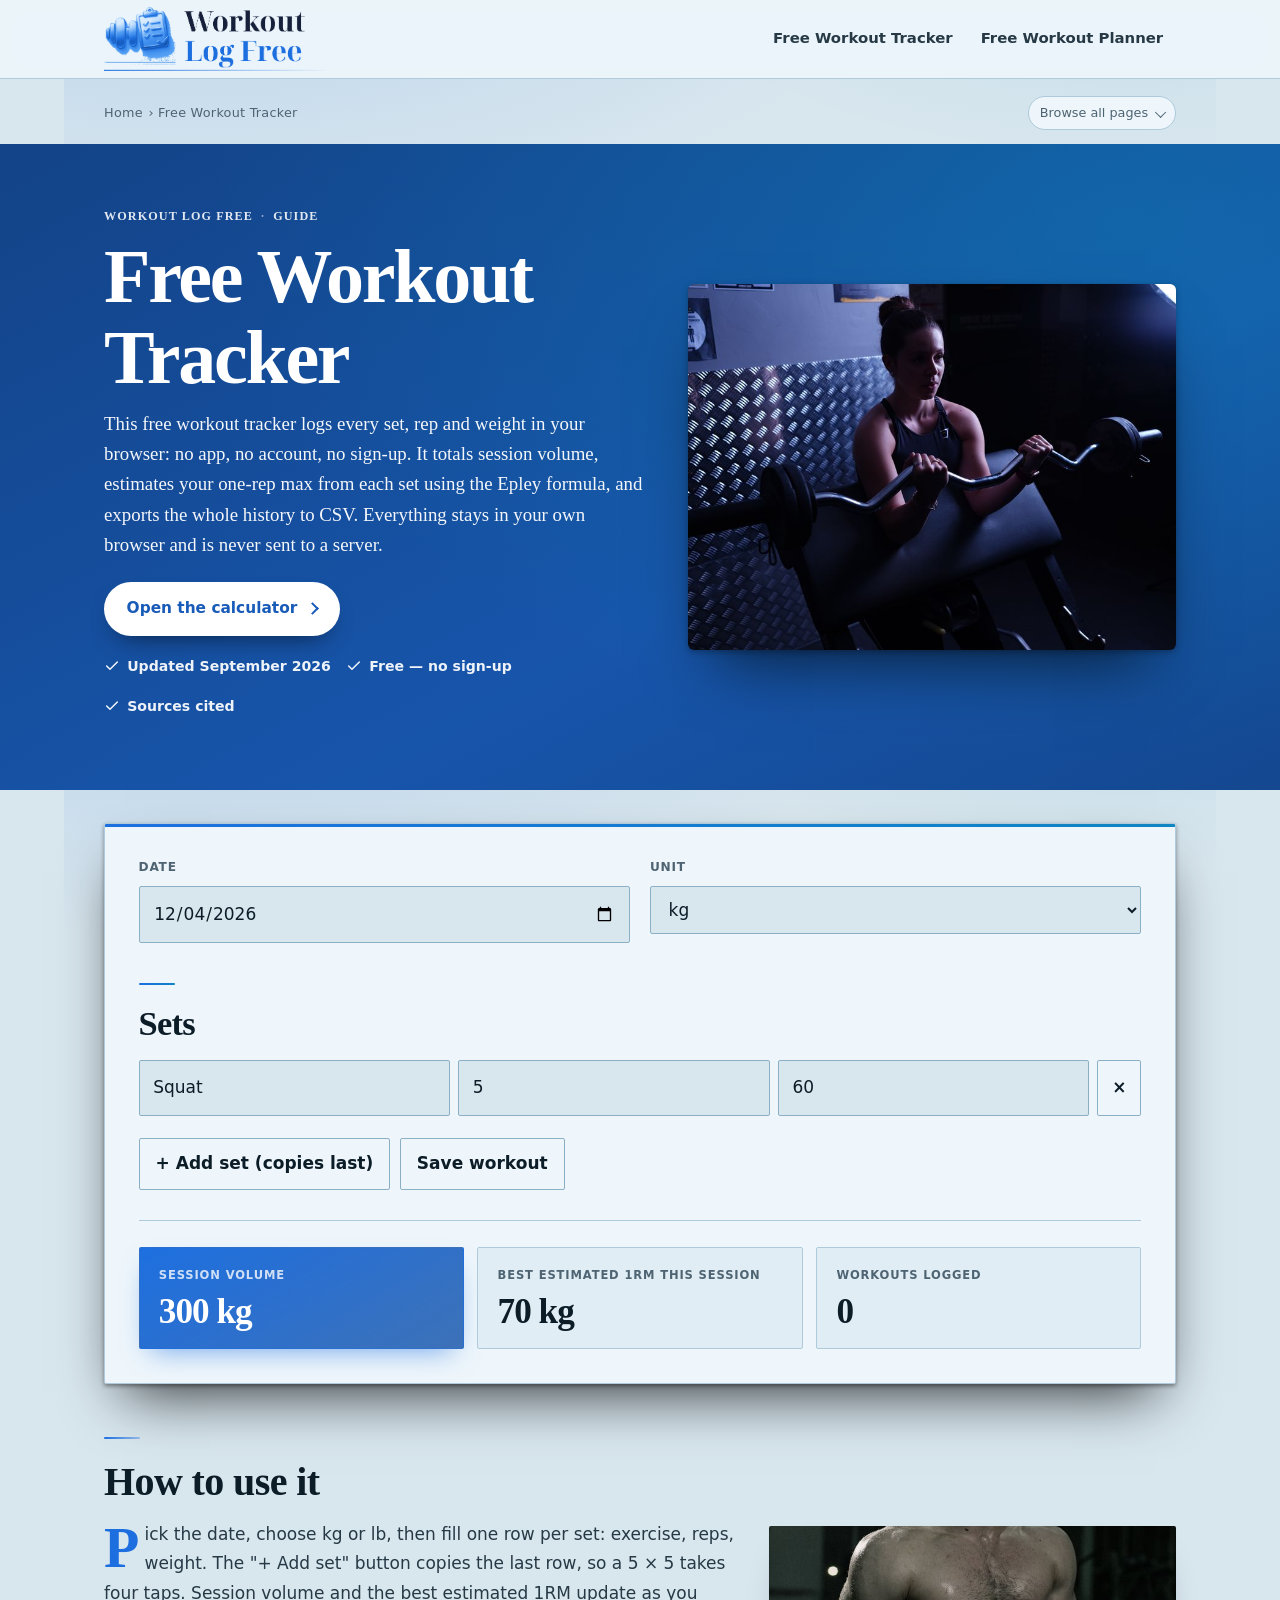
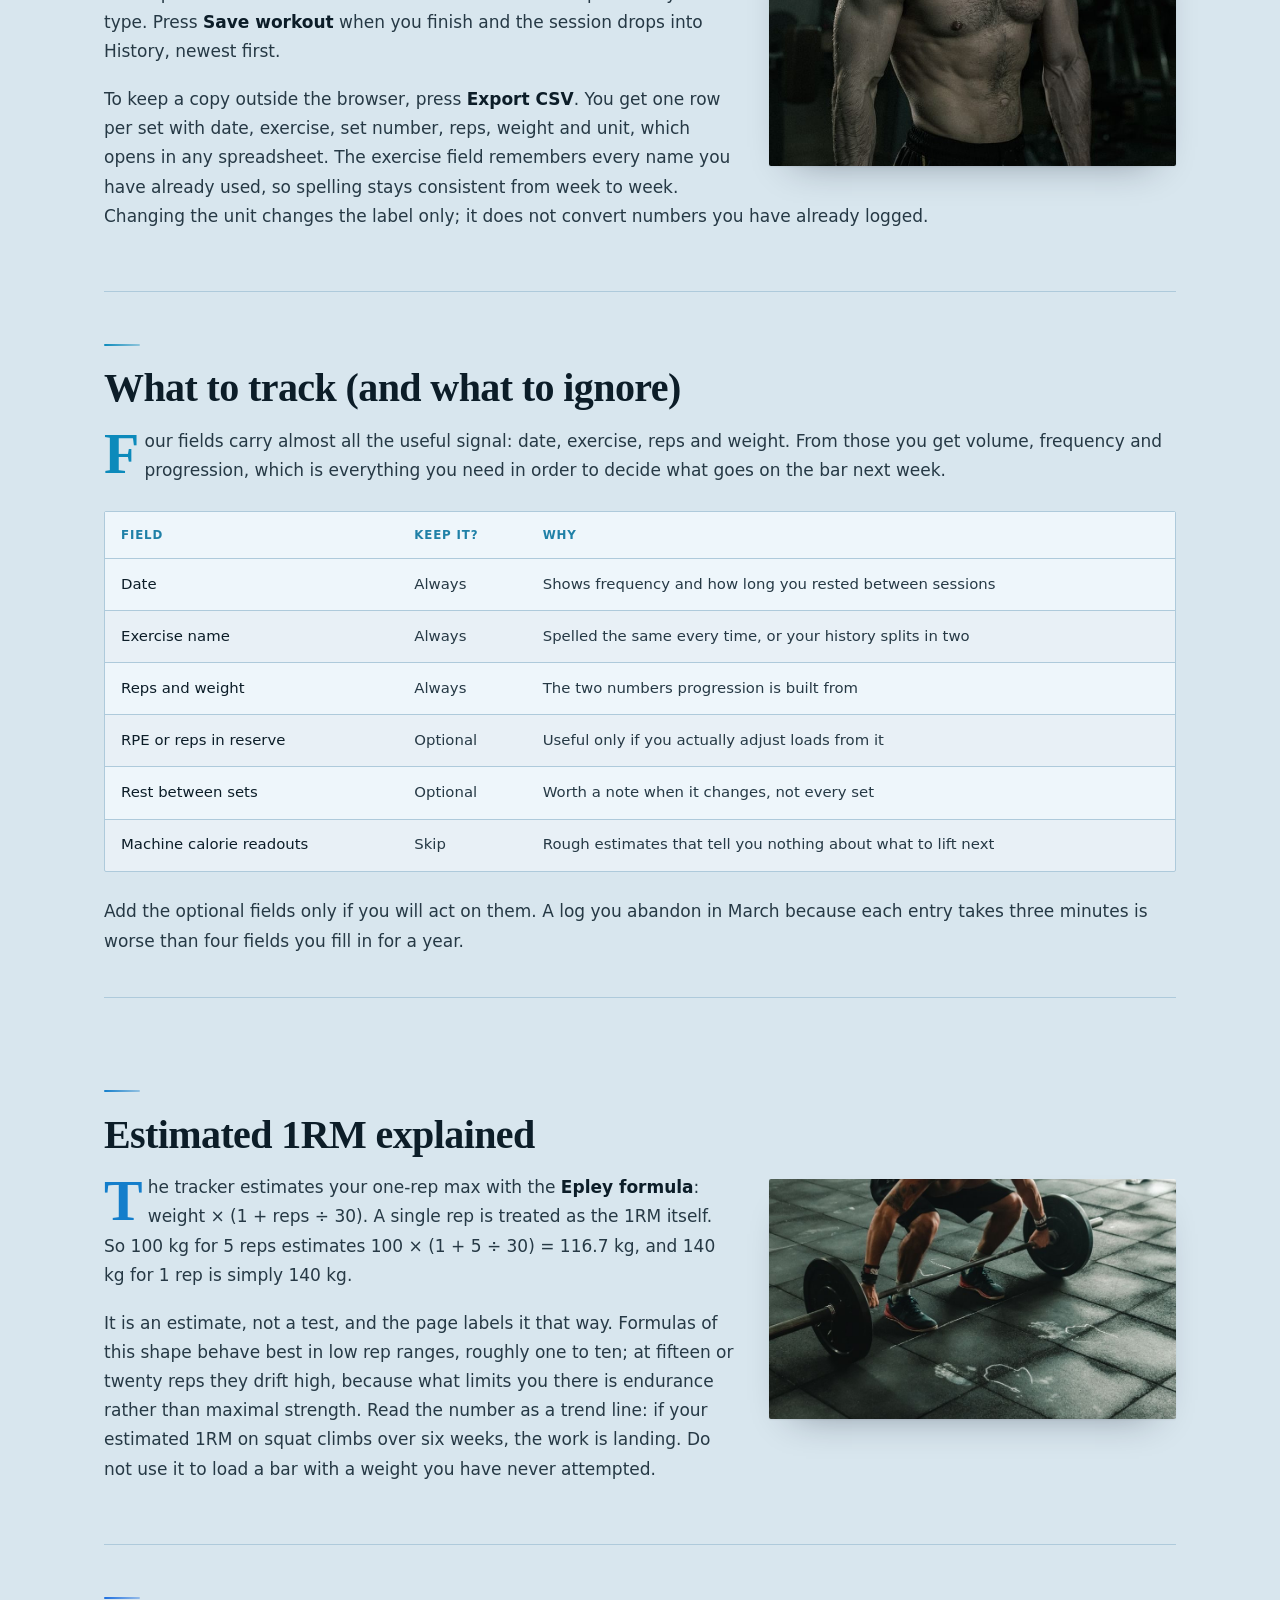
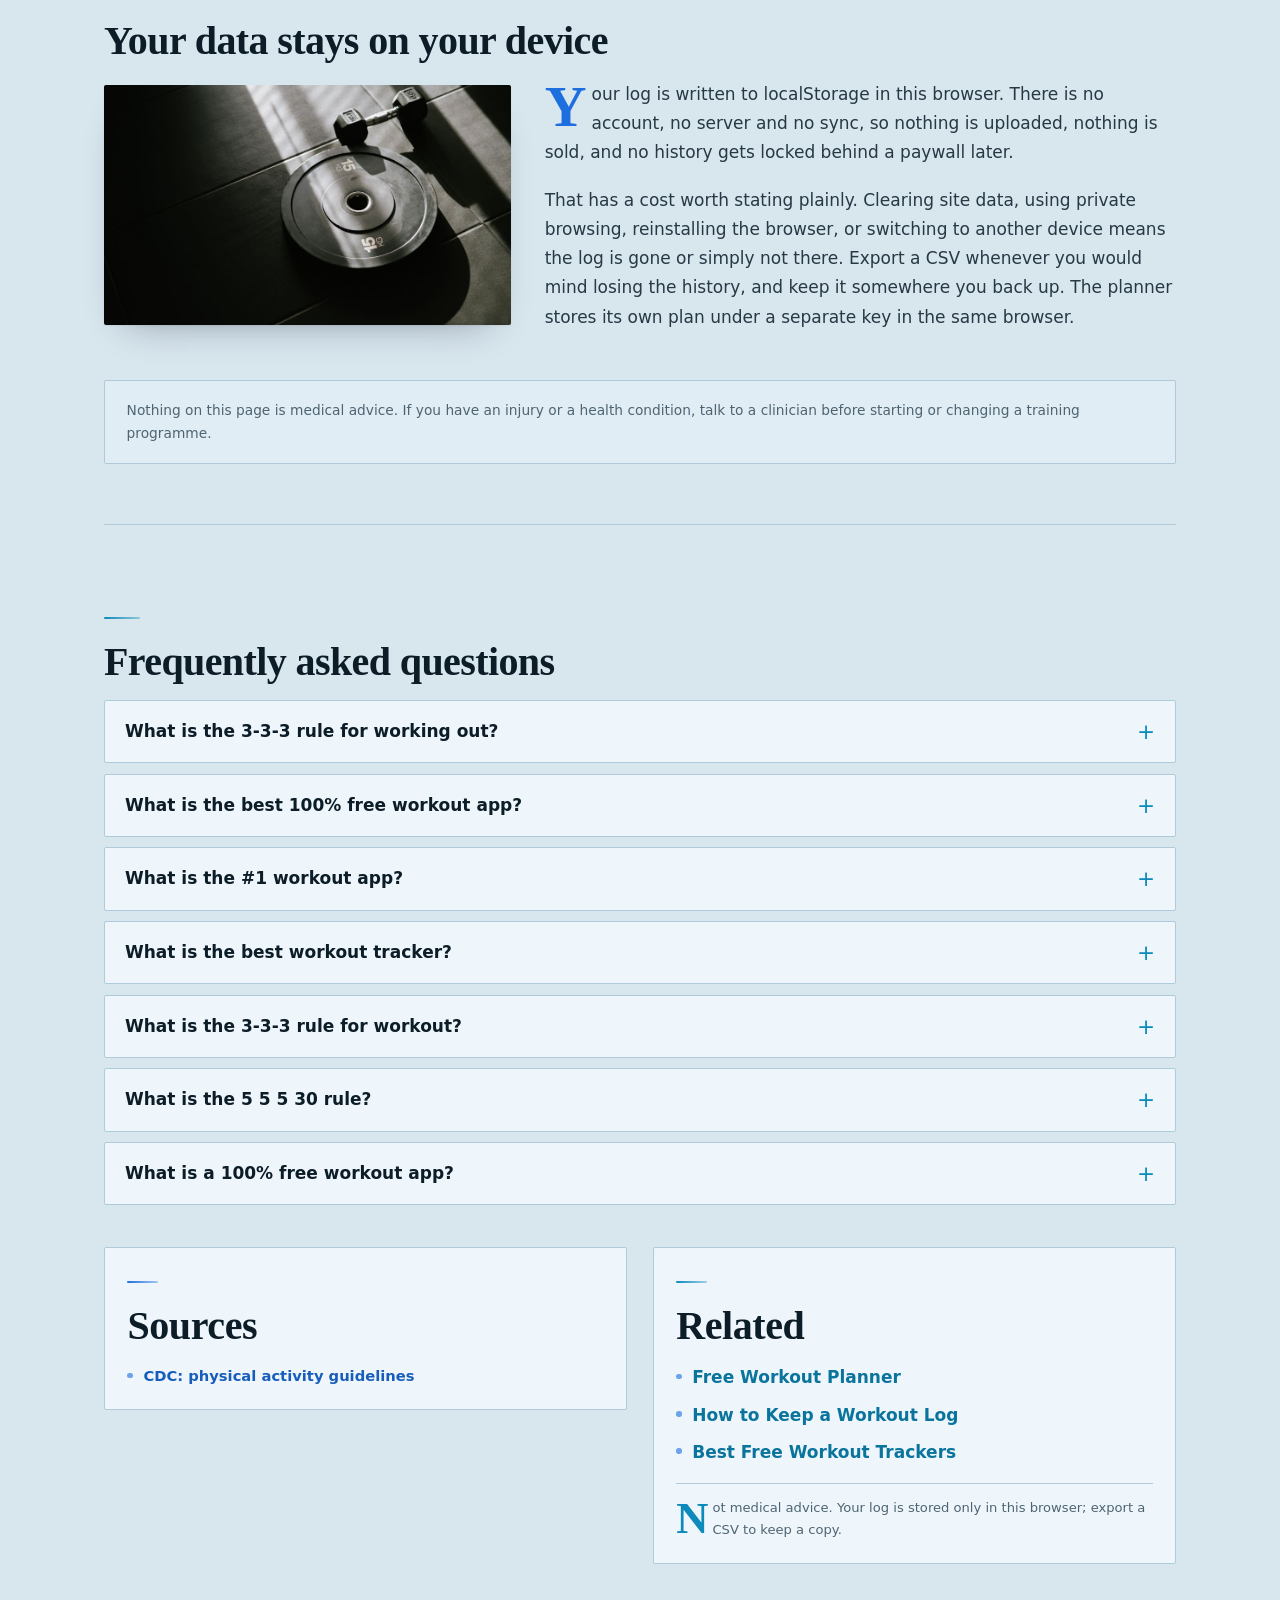
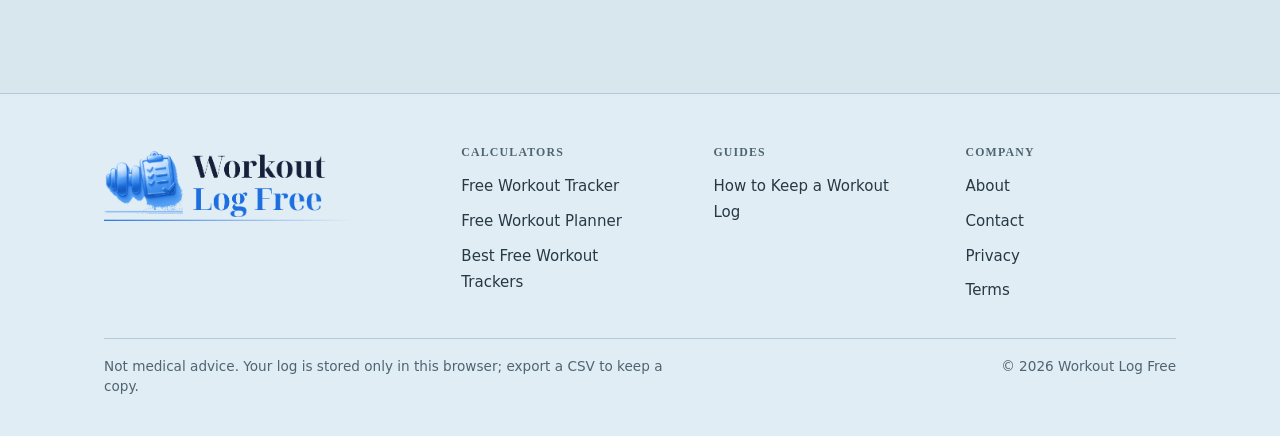
<file: workout-tracker/index.html>
<!doctype html>
<html lang="en-US" class="layout-magazine">
<head>
<meta charset="utf-8">
<meta name="viewport" content="width=device-width, initial-scale=1">
<title>Free Workout Tracker: Log Sets, Reps &amp; Progress</title>
<meta name="description" content="Log sets, reps and weight in your browser: no app, no account. See volume and estimated 1RM, and export to CSV.">
<link rel="canonical" href="https://workoutlogfree.com/workout-tracker/">
<meta property="og:title" content="Free Workout Tracker: Log Sets, Reps &amp; Progress">
<meta property="og:description" content="Log sets, reps and weight in your browser: no app, no account. See volume and estimated 1RM, and export to CSV.">
<meta property="og:url" content="https://workoutlogfree.com/workout-tracker/">
<meta property="og:type" content="website">
<link rel="stylesheet" href="/assets/site.css">
<link rel="stylesheet" href="/assets/layouts.css">
<style>:root{--brand:#1d6fe0;--accent:#0891b2;--bg:#d8e6ee;--surface:#eef6fb;--soft:#e1edf4;--sunken:#c6dbe7;--ink:#0c1d28;--ink-2:#263945;--muted:#4e6472;--line:#aecadb;--line-strong:#8bb0c6;--brand-ink:color-mix(in srgb,var(--brand) 82%,#000 18%);--brand-soft:color-mix(in srgb,var(--brand) 9%,var(--bg));--brand-line:color-mix(in srgb,var(--brand) 28%,var(--line));--warn:#8a4b00;--warn-bg:color-mix(in srgb,#f59e0b 16%,var(--surface));--ok:#0f7b46}:root[data-theme="light"]{--brand:#1d6fe0;--accent:#0891b2;--bg:#d8e6ee;--surface:#eef6fb;--soft:#e1edf4;--sunken:#c6dbe7;--ink:#0c1d28;--ink-2:#263945;--muted:#4e6472;--line:#aecadb;--line-strong:#8bb0c6;--brand-ink:color-mix(in srgb,var(--brand) 82%,#000 18%);--brand-soft:color-mix(in srgb,var(--brand) 9%,var(--bg));--brand-line:color-mix(in srgb,var(--brand) 28%,var(--line));--warn:#8a4b00;--warn-bg:color-mix(in srgb,#f59e0b 16%,var(--surface));--ok:#0f7b46}:root[data-theme="dark"]{--brand:#1d6fe0;--accent:#0891b2;--bg:#d8e6ee;--surface:#eef6fb;--soft:#e1edf4;--sunken:#c6dbe7;--ink:#0c1d28;--ink-2:#263945;--muted:#4e6472;--line:#aecadb;--line-strong:#8bb0c6;--brand-ink:color-mix(in srgb,var(--brand) 82%,#000 18%);--brand-soft:color-mix(in srgb,var(--brand) 9%,var(--bg));--brand-line:color-mix(in srgb,var(--brand) 28%,var(--line));--warn:#8a4b00;--warn-bg:color-mix(in srgb,#f59e0b 16%,var(--surface));--ok:#0f7b46}</style>
<script type="application/ld+json">{"@context":"https://schema.org","@type":"BreadcrumbList","itemListElement":[{"@type":"ListItem","position":1,"name":"Workout Log Free","item":"https://workoutlogfree.com/"},{"@type":"ListItem","position":2,"name":"Free Workout Tracker","item":"https://workoutlogfree.com/workout-tracker/"}]}</script>
<script type="application/ld+json">{"@context":"https://schema.org","@type":"WebApplication","name":"Free Workout Tracker","url":"https://workoutlogfree.com/workout-tracker/","description":"Log sets, reps and weight in your browser: no app, no account. See volume and estimated 1RM, and export to CSV.","applicationCategory":"HealthApplication","operatingSystem":"Any","browserRequirements":"Requires JavaScript","isAccessibleForFree":true,"offers":{"@type":"Offer","price":"0","priceCurrency":"USD"}}</script>
<script src="/assets/calculator.js" defer></script>
<script src="/assets/calc-core.js" defer></script>
<script>(function(){try{var t=localStorage.getItem("theme");if(t==="dark"||t==="light")document.documentElement.dataset.theme=t}catch(e){}})()</script>
<link rel="icon" href="/assets/brand/favicon.svg" type="image/svg+xml">
<link rel="icon" href="/assets/brand/icon-32.png" sizes="32x32" type="image/png">
<link rel="apple-touch-icon" href="/assets/brand/icon-180.png">
<link rel="manifest" href="/assets/brand/site.webmanifest">
<meta name="theme-color" content="#1d6fe0">
<meta property="og:image" content="https://workoutlogfree.com/assets/brand/og.png">
<meta property="og:image:width" content="1200">
<meta property="og:image:height" content="630">
<meta name="twitter:card" content="summary_large_image">
<meta name="twitter:image" content="https://workoutlogfree.com/assets/brand/og.png">
</head>
<body><a class="skip-link" href="#main">Skip to content</a>
<header class="site"><div class="wrap"><a class="logo" href="/" aria-label="Workout Log Free home"><span class="logo-mark"><img class="lk" src="/assets/brand/lockup.svg" alt="" width="625" height="177" loading="eager" decoding="async"></span></a><input class="nav-toggle" type="checkbox" id="nav-toggle" aria-label="Open menu"><label class="burger" for="nav-toggle" aria-hidden="true"><span></span></label><nav class="site" aria-label="Primary"><a href="/workout-tracker/">Free Workout Tracker</a><a href="/workout-planner/">Free Workout Planner</a></nav></div></header>
<main id="main">
<div class="wrap"><nav class="breadcrumb" aria-label="Breadcrumb"><a href="/">Home</a> › Free Workout Tracker</nav><details class="subnav"><summary><span>Browse all pages</span></summary><div class="subnav-grid"><div class="subnav-col"><p class="subnav-h">Calculators</p><ul><li><a href="/workout-tracker/" aria-current="page">Free Workout Tracker</a></li><li><a href="/workout-planner/">Free Workout Planner</a></li><li><a href="/best-free-workout-tracker/">Best Free Workout Trackers</a></li></ul></div><div class="subnav-col"><p class="subnav-h">Guides</p><ul><li><a href="/workout-log/">How to Keep a Workout Log</a></li></ul></div></div></details></div>
<section class="hero-band"><div class="hero">
<div>

<p class="eyebrow">Workout Log Free <span aria-hidden="true">&middot;</span> Guide</p>
<h1>Free Workout Tracker</h1>
<p class="answer">This free workout tracker logs every set, rep and weight in your browser: no app, no account, no sign-up. It totals session volume, estimates your one-rep max from each set using the Epley formula, and exports the whole history to CSV. Everything stays in your own browser and is never sent to a server.</p>
<p class="updated">Updated <time datetime="2026-09-16">16 September 2026</time></p>
<div class="hero-cta"><a class="btn-hero" href="#calculator">Open the calculator</a></div><ul class="hero-chips"><li><svg viewBox="0 0 24 24" fill="none" stroke="currentColor" stroke-width="2.2" stroke-linecap="round" stroke-linejoin="round" aria-hidden="true"><path d="M4 12l5 5L20 6"/></svg>Updated September 2026</li><li><svg viewBox="0 0 24 24" fill="none" stroke="currentColor" stroke-width="2.2" stroke-linecap="round" stroke-linejoin="round" aria-hidden="true"><path d="M4 12l5 5L20 6"/></svg>Free &mdash; no sign-up</li><li><svg viewBox="0 0 24 24" fill="none" stroke="currentColor" stroke-width="2.2" stroke-linecap="round" stroke-linejoin="round" aria-hidden="true"><path d="M4 12l5 5L20 6"/></svg>Sources cited</li></ul>
</div>
<figure class="hero-art hero-photo"><img src="/assets/img/p-workout-tracker.jpg" alt="A shirtless man in black shorts standing by a barbell in a dark gym" width="900" height="600" loading="eager" decoding="async" fetchpriority="high"></figure>
</div></section>
<div class="wrap">

<div id="calculator" data-calc="tracker"><noscript>This calculator needs JavaScript turned on.</noscript></div>

<div class="ad-slot"><!-- Ad slot 1 (below the tool). Leave empty until AdSense is approved. --></div>
<section class="sec is-wide">
<h2>How to use it</h2>
<figure class="sec-photo"><img src="/assets/img/s-workout-tracker-0.jpg" alt="Shirtless man showcasing muscles during a workout in a gym environment." width="714" height="650" loading="lazy" decoding="async"></figure>
<p>Pick the date, choose kg or lb, then fill one row per set: exercise, reps, weight. The "+ Add set" button copies the last row, so a 5 × 5 takes four taps. Session volume and the best estimated 1RM update as you type. Press <strong>Save workout</strong> when you finish and the session drops into History, newest first.</p>
<p>To keep a copy outside the browser, press <strong>Export CSV</strong>. You get one row per set with date, exercise, set number, reps, weight and unit, which opens in any spreadsheet. The exercise field remembers every name you have already used, so spelling stays consistent from week to week. Changing the unit changes the label only; it does not convert numbers you have already logged.</p>
</section>
<section class="sec">
<h2>What to track (and what to ignore)</h2>
<p>Four fields carry almost all the useful signal: date, exercise, reps and weight. From those you get volume, frequency and progression, which is everything you need in order to decide what goes on the bar next week.</p>
<table>
<thead><tr><th>Field</th><th>Keep it?</th><th>Why</th></tr></thead>
<tbody>
<tr><td>Date</td><td>Always</td><td>Shows frequency and how long you rested between sessions</td></tr>
<tr><td>Exercise name</td><td>Always</td><td>Spelled the same every time, or your history splits in two</td></tr>
<tr><td>Reps and weight</td><td>Always</td><td>The two numbers progression is built from</td></tr>
<tr><td>RPE or reps in reserve</td><td>Optional</td><td>Useful only if you actually adjust loads from it</td></tr>
<tr><td>Rest between sets</td><td>Optional</td><td>Worth a note when it changes, not every set</td></tr>
<tr><td>Machine calorie readouts</td><td>Skip</td><td>Rough estimates that tell you nothing about what to lift next</td></tr>
</tbody>
</table>
<p>Add the optional fields only if you will act on them. A log you abandon in March because each entry takes three minutes is worse than four fields you fill in for a year.</p>
</section>
<section class="sec is-wide">
<h2>Estimated 1RM explained</h2>
<figure class="sec-photo"><img src="/assets/img/s-workout-tracker-2.jpg" alt="A muscular man in a gym preparing to lift a heavy barbell, showcasing strength and fitness." width="940" height="627" loading="lazy" decoding="async"></figure>
<p>The tracker estimates your one-rep max with the <strong>Epley formula</strong>: weight × (1 + reps ÷ 30). A single rep is treated as the 1RM itself. So 100 kg for 5 reps estimates 100 × (1 + 5 ÷ 30) = 116.7 kg, and 140 kg for 1 rep is simply 140 kg.</p>
<p>It is an estimate, not a test, and the page labels it that way. Formulas of this shape behave best in low rep ranges, roughly one to ten; at fifteen or twenty reps they drift high, because what limits you there is endurance rather than maximal strength. Read the number as a trend line: if your estimated 1RM on squat climbs over six weeks, the work is landing. Do not use it to load a bar with a weight you have never attempted.</p>
</section>
<section class="sec is-wide">
<h2>Your data stays on your device</h2>
<figure class="sec-photo"><img src="/assets/img/s-workout-tracker-3.jpg" alt="A 15 kg weight plate and dumbbell on a gym floor, lit by sunlight through a window." width="940" height="625" loading="lazy" decoding="async"></figure>
<p>Your log is written to localStorage in this browser. There is no account, no server and no sync, so nothing is uploaded, nothing is sold, and no history gets locked behind a paywall later.</p>
<p>That has a cost worth stating plainly. Clearing site data, using private browsing, reinstalling the browser, or switching to another device means the log is gone or simply not there. Export a CSV whenever you would mind losing the history, and keep it somewhere you back up. The planner stores its own plan under a separate key in the same browser.</p>
<p class="disclaimer">Nothing on this page is medical advice. If you have an injury or a health condition, talk to a clinician before starting or changing a training programme.</p>
</section>
<section class="sec">
<h2>Frequently asked questions</h2>
<div class="faq">
<details><summary>What is the 3-3-3 rule for working out?</summary><p>There is no official 3-3-3 rule, and the phrase is used for at least two unrelated things. In the gym it usually means three exercises, three sets each, three days a week. Elsewhere it is an anxiety grounding exercise. No health authority publishes either version. For a sourced weekly target, the CDC asks adults for 150 minutes of moderate aerobic activity plus muscle-strengthening on two or more days.</p></details>
<details><summary>What is the best 100% free workout app?</summary><p>No single app is best for everyone, and "free" usually means free with limits: ads, a cap on saved routines, or export locked behind a subscription. Before you commit a year of data, check three things: can you log a set in under ten seconds, can you get your history out as a file, and does it work with no signal. This page is a free browser log with no account and CSV export.</p></details>
<details><summary>What is the #1 workout app?</summary><p>There is no objective number one. Ranking lists mostly reflect download counts, marketing budgets or affiliate arrangements, none of which predict whether an app suits your training. Judge instead on logging speed, whether the progress view shows the thing you care about, whether you can export, and the price after the trial ends. Our <a href="/best-free-workout-tracker/">comparison page</a> sets out the criteria rather than crowning a winner.</p></details>
<details><summary>What is the best workout tracker?</summary><p>The best workout tracker is the one you are still filling in six months from now, which in practice means the fastest one to complete. A spreadsheet, a paper notebook and this browser page all beat a polished app you stop opening in February. If you train a familiar handful of movements, four fields (date, exercise, reps, weight) are enough to drive progression and to tell you what to add next.</p></details>
<details><summary>What is the 3-3-3 rule for workout?</summary><p>It is informal shorthand rather than a published standard, and definitions vary by who is repeating it. The common gym reading (three sets of three exercises, three days a week) is a defensible beginner structure, but no organisation recommends it by that name. If you want something sourced to build around, use the <a href="https://www.cdc.gov/physical-activity-basics/guidelines/adults.html" rel="nofollow noopener">CDC physical activity guidelines for adults</a>: 150 minutes of moderate activity a week, or 75 minutes vigorous, plus strength work on two or more days.</p></details>
<details><summary>What is the 5 5 5 30 rule?</summary><p>It is a short bodyweight circuit passed around social media, commonly described as 5 push-ups, 5 squats, 5 sit-ups and a 30-second plank, repeated through the day. Versions differ and no health authority publishes it. As a habit anchor for people who do nothing else, it is fine. As a complete programme it is thin, and on its own it will not reach the CDC's 150 weekly minutes of aerobic activity.</p></details>
<details><summary>What is a 100% free workout app?</summary><p>One with no paywall on the parts you need: logging, history and getting your data back out. Plenty of apps advertise a free tier, then cap the number of routines or hold export behind a subscription, which matters most on the day you want to leave. A browser-based log sidesteps the question entirely: no account, no premium tier, and your data moves only when you export it.</p></details>
</div>
</section>
<div class="endmatter"><section class="sec is-short">
<h2>Sources</h2>
<ul class="sources">
<li><a href="https://www.cdc.gov/physical-activity-basics/" rel="nofollow noopener">CDC: physical activity guidelines</a></li>
</ul>
</section>
<section class="sec is-short">
<h2>Related</h2>
<ul>
<li><a href="/workout-planner/">Free Workout Planner</a></li>
<li><a href="/workout-log/">How to Keep a Workout Log</a></li>
<li><a href="/best-free-workout-tracker/">Best Free Workout Trackers</a></li>
</ul>
<p class="disclaimer">Not medical advice. Your log is stored only in this browser; export a CSV to keep a copy.</p>
</section></div>
</div></main>
<footer class="site"><div class="wrap">
<div class="f-brand"><a class="footer-brand" href="/" aria-label="Workout Log Free home"><span class="logo-mark"><img class="lk" src="/assets/brand/lockup.svg" alt="" width="625" height="177" loading="lazy" decoding="async"></span></a></div>
<nav class="f-col" aria-label="Calculators"><h3>Calculators</h3><ul><li><a href="/workout-tracker/">Free Workout Tracker</a></li><li><a href="/workout-planner/">Free Workout Planner</a></li><li><a href="/best-free-workout-tracker/">Best Free Workout Trackers</a></li></ul></nav>
<nav class="f-col" aria-label="Guides"><h3>Guides</h3><ul><li><a href="/workout-log/">How to Keep a Workout Log</a></li></ul></nav>
<nav class="f-col" aria-label="Company"><h3>Company</h3><ul><li><a href="/about/">About</a></li><li><a href="/contact/">Contact</a></li><li><a href="/privacy/">Privacy</a></li><li><a href="/terms/">Terms</a></li></ul></nav>
<div class="f-legal"><p>Not medical advice. Your log is stored only in this browser; export a CSV to keep a copy.</p><p>© <span id="y"></span> Workout Log Free</p></div>
</div></footer>
<script>document.getElementById('y').textContent=new Date().getFullYear()</script>

</body>
</html>
</file>
<file: assets/site.css>
/* site.css — shared design system for all 13 sites.
 *
 * Per-site colour is one line in each site's <head>:   :root{--brand:#1e40af;--accent:#0891b2}
 * Everything else is derived from those two with color-mix(). Named palettes: themes.css.
 * No web fonts — zero external requests.
 *
 * Layout note: pages are authored as plain documents (h1, p, ul of links). Rather than rewrite
 * markup across every site, structural styling is applied with :has() — link lists become card
 * grids, the opening h1+lede becomes a hero. Markup stays semantic and portable.
 */

/* ---------------------------------------------------------------------------
   THEME TOKENS
   Dark is the default: :root carries the dark surface values, so a visitor with
   no stored preference and no dark OS setting still gets the dark site.
   Light is opt-in via the header toggle, which sets data-theme="light".
   --------------------------------------------------------------------------- */
:root {
  /* brand — overridden per site in <head> */
  --brand: #1f6feb;
  --accent: var(--brand);

  /* shared, theme-independent */
  --radius: 16px;
  --radius-sm: 10px;
  --ring: 0 0 0 3px color-mix(in srgb, var(--brand) 30%, transparent);
  --on-brand: #fff;
  --ok: #4ade80;
  --font-display: ui-serif, "Iowan Old Style", Charter, "Palatino Linotype", Palatino, "Book Antiqua", Georgia, serif;
  --font: ui-sans-serif, system-ui, -apple-system, "Segoe UI", Roboto, "Helvetica Neue", Arial, sans-serif;
  --maxw: 72rem;
  --measure: 40rem;

  /* dark surfaces (default) */
  --bg: #0b0e13;
  --surface: #141821;
  --soft: #161b24;
  --sunken: #1c222c;
  --ink: #f2f5f9;
  --ink-2: #c6cedb;
  --muted: #8f99ab;
  --line: #232a36;
  --line-strong: #333c4b;
  --warn: #fbbf24;
  --warn-bg: #2a2010;
  --brand-ink: color-mix(in srgb, var(--brand) 68%, #fff 32%);
  --brand-soft: color-mix(in srgb, var(--brand) 13%, var(--bg));
  --brand-line: color-mix(in srgb, var(--brand) 32%, var(--line));
  --shadow-sm: 0 1px 2px rgba(0, 0, 0, .5);
  --shadow: 0 1px 2px rgba(0, 0, 0, .4), 0 10px 28px -12px rgba(0, 0, 0, .7);
  --shadow-lg: 0 2px 4px rgba(0, 0, 0, .4), 0 28px 56px -20px rgba(0, 0, 0, .8);
}

:root[data-theme="light"] {
  --bg: #fdfdfc;
  --surface: #ffffff;
  --soft: #f5f7fa;
  --sunken: #eceff4;
  --ink: #0f1319;
  --ink-2: #333c4a;
  --muted: #626c7d;
  --line: #e5e9ef;
  --line-strong: #cdd5e0;
  --ok: #0f7b46;
  --warn: #8a4b00;
  --warn-bg: #fff5e8;
  --brand-ink: color-mix(in srgb, var(--brand) 84%, #000 16%);
  --brand-soft: color-mix(in srgb, var(--brand) 7%, var(--bg));
  --brand-line: color-mix(in srgb, var(--brand) 24%, var(--line));
  --shadow-sm: 0 1px 2px rgba(15, 23, 42, .06);
  --shadow: 0 1px 2px rgba(15, 23, 42, .05), 0 10px 28px -12px rgba(15, 23, 42, .16);
  --shadow-lg: 0 2px 4px rgba(15, 23, 42, .04), 0 28px 56px -20px rgba(15, 23, 42, .26);
}

/* ============================ base ============================ */
* { box-sizing: border-box; }
html { -webkit-text-size-adjust: 100%; scroll-behavior: smooth; }
@media (prefers-reduced-motion: reduce) {
  html { scroll-behavior: auto; }
  *, *::before, *::after { animation-duration: .01ms !important; transition-duration: .01ms !important; }
}
body {
  margin: 0;
  font: 400 1.0625rem/1.72 var(--font);
  color: var(--ink-2);
  background: var(--bg);
  -webkit-font-smoothing: antialiased;
}
img, svg { max-width: 100%; height: auto; }
a { color: var(--brand-ink); text-underline-offset: .18em; text-decoration-thickness: .06em; }
a:hover { color: var(--brand); }
:focus-visible { outline: none; box-shadow: var(--ring); border-radius: 5px; }
::selection { background: color-mix(in srgb, var(--brand) 20%, transparent); }

.wrap { max-width: var(--maxw); margin: 0 auto; padding: 0 clamp(1.15rem, 4vw, 2.5rem); }
main { padding: 0 0 3rem; }
/* Body copy keeps a readable measure; structural blocks span the full column.
   Pages are sectionised, so the measure has to apply one level deeper too: elements that used to
   be direct children of .wrap now sit inside <section class="sec">. Without the .sec selectors the
   grids and tables inherit the section's measure cap and render two columns in a 1152px wrap. */
main .wrap > *,
main .sec > * { max-width: var(--measure); }

main .wrap > section,
main .wrap > #calculator,      main .sec > #calculator,
main .wrap > .faq,             main .sec > .faq,
main .wrap > .disclaimer,      main .sec > .disclaimer,
main .wrap > ul:has(> li > a > strong),
main .sec  > ul:has(> li > a > strong),
main .sec > .steps,
main .sec > .stats,
.hero { max-width: none; }

/* ============================ type ============================ */
h1, h2, h3 { color: var(--ink); text-wrap: balance; }
h1 {
  font-family: var(--font-display);
  font-size: clamp(2.1rem, 1.5rem + 2.6vw, 3.25rem);
  font-weight: 600; line-height: 1.06; letter-spacing: -.028em;
  margin: 0 0 1rem;
}
h2 {
  font-family: var(--font-display);
  font-size: clamp(1.6rem, 1.3rem + 1.1vw, 2.15rem);
  font-weight: 600; line-height: 1.2; letter-spacing: -.02em;
  margin: 2.5rem 0 1rem; position: relative;
}
/* accent rule above each section heading */
main h2::before {
  content: ""; display: block; width: 2.25rem; height: 2px; margin-bottom: 1.15rem;
  background: linear-gradient(90deg, var(--brand), color-mix(in srgb, var(--accent) 60%, var(--brand)));
  border-radius: 2px;
}
h3 { font-size: 1.2rem; font-weight: 660; letter-spacing: -.012em; margin: 2.25rem 0 .6rem; font-family: var(--font); }
p { margin: 0 0 1.15rem; }
strong { font-weight: 640; color: var(--ink); }
main ul, main ol { padding-left: 1.25rem; margin: 0 0 1.15rem; }
main li { margin-bottom: .45rem; }
main li::marker { color: color-mix(in srgb, var(--brand) 70%, var(--muted)); }

/* ---- hero: the opening h1 + lede on every page ---- */
main > .wrap > h1:first-child,
main > .wrap > .breadcrumb + h1 { margin-top: 0; }
main > .wrap { position: relative; }
main > .wrap::before {
  content: ""; position: absolute; inset: -1px 0 auto; height: 27rem; z-index: -1;
  background:
    radial-gradient(60rem 22rem at 12% -6rem, color-mix(in srgb, var(--brand) 13%, transparent), transparent 70%),
    radial-gradient(44rem 20rem at 92% -9rem, color-mix(in srgb, var(--accent) 11%, transparent), transparent 70%);
  pointer-events: none;
}
main .wrap > h1 { padding-top: clamp(1.75rem, 4vw, 3rem); }
main .wrap > .breadcrumb + h1 { padding-top: .25rem; }

.answer {
  font-family: var(--font-display);
  font-size: clamp(1.18rem, 1.05rem + .55vw, 1.45rem);
  line-height: 1.55; font-weight: 400;
  color: var(--ink-2);
  border-left: 2px solid var(--brand);
  padding: .1rem 0 .1rem 1.35rem;
  margin: 0 0 1.5rem;
  max-width: 38rem;
}
.answer strong { color: var(--ink); font-weight: 620; }

.updated {
  color: var(--muted); font-size: .8rem; margin: 0 0 2.5rem;
  text-transform: uppercase; letter-spacing: .07em; font-weight: 560;
}
.updated a { color: var(--muted); }
.breadcrumb { font-size: .8rem; color: var(--muted); padding-top: 2rem; margin: 0 0 1.5rem; letter-spacing: .02em; }
.breadcrumb a { color: var(--muted); text-decoration: none; }
.breadcrumb a:hover { color: var(--brand); }

/* ============================ header ============================ */
header.site {
  border-bottom: 1px solid var(--line);
  background: color-mix(in srgb, var(--bg) 78%, transparent);
  backdrop-filter: saturate(1.7) blur(14px);
  -webkit-backdrop-filter: saturate(1.7) blur(14px);
  position: sticky; top: 0; z-index: 50;
}
header.site .wrap { display: flex; align-items: center; justify-content: space-between; min-height: 4.5rem; gap: 1rem; flex-wrap: wrap; position: relative; }.logo { font-family: var(--font-display); font-weight: 600; font-size: 1.16rem; letter-spacing: -.022em; text-decoration: none; color: var(--ink); display: inline-flex; align-items: center; gap: 0; min-width: 0; max-width: 100%; }
/* Placeholder mark, used until a site has real brand artwork. */
.logo::before {
  content: ""; width: 1.55rem; height: 1.55rem; border-radius: 7px; flex: none;
  background: linear-gradient(145deg, var(--brand), color-mix(in srgb, var(--accent) 75%, var(--brand)));
  box-shadow: 0 2px 8px -2px color-mix(in srgb, var(--brand) 55%, transparent);
}
/* Real artwork present — drop the placeholder. */
.logo:has(.logo-mark)::before { display: none; }.logo-mark { display: inline-flex; line-height: 0; flex: none; min-width: 0; max-width: 100%; }
.logo-mark .lk { height: 4rem; width: auto; max-width: 100%; display: block; margin-block: 7px; }
nav.site { display: flex; flex-wrap: wrap; gap: .15rem; align-items: center; }
nav.site a {
  text-decoration: none; color: var(--muted); font-size: .9rem; font-weight: 540;
  padding: .5rem .8rem; border-radius: 8px; transition: background .15s, color .15s;
}
nav.site a:hover { color: var(--ink); background: var(--soft); }

/* ---- theme toggle ---- */
.theme-toggle {
  border: 1px solid var(--line-strong); background: var(--surface); color: var(--muted);
  border-radius: 999px; padding: .4rem .5rem; cursor: pointer; line-height: 0;
  display: inline-flex; align-items: center; justify-content: center;
  transition: color .15s, border-color .15s, background .15s;
}
.theme-toggle:hover { color: var(--ink); border-color: var(--brand); }
.theme-toggle svg { width: 1.05rem; height: 1.05rem; display: block; }
.theme-toggle .i-sun { display: none; }
/* Default state is dark, so offer the sun (switch to light); flip when light is active. */
.theme-toggle .i-moon { display: none; }
.theme-toggle .i-sun { display: block; }
:root[data-theme="light"] .theme-toggle .i-sun { display: none; }
:root[data-theme="light"] .theme-toggle .i-moon { display: block; }

/* ---- hero artwork ---- */
.hero {
  display: grid; grid-template-columns: minmax(0, 1.05fr) minmax(0, .95fr);
  gap: clamp(1.5rem, 4vw, 3.5rem); align-items: center;
  max-width: none !important; margin-bottom: 1rem;
}
.hero > div { min-width: 0; }
.hero h1, .hero .answer, .hero .updated { max-width: none; }
.hero-art { margin: 0; min-width: 0; }
.hero-art svg { width: 100%; height: auto; display: block; overflow: visible; }
@media (max-width: 54rem) {
  .hero { grid-template-columns: 1fr; gap: 1.75rem; }
  .hero-art { order: -1; max-width: 22rem; }
}

/* Artwork inherits the site's brand: strokes/fills use currentColor or the brand vars. */
.art-brand { color: var(--brand); }
.art-accent { color: color-mix(in srgb, var(--accent) 78%, var(--brand)); }
.art-line { stroke: var(--line-strong); }
.art-surface { fill: var(--surface); }
.art-soft { fill: var(--soft); }
.art-ink { fill: var(--ink); }

/* ---- card icons ---- */
.card-icon {
  width: 2.5rem; height: 2.5rem; border-radius: 10px; margin-bottom: 1rem;
  display: flex; align-items: center; justify-content: center; color: var(--brand);
  background: color-mix(in srgb, var(--brand) 10%, transparent);
  border: 1px solid color-mix(in srgb, var(--brand) 18%, transparent);
}
.card-icon svg { width: 1.3rem; height: 1.3rem; }

/* ---- inline figures in body copy ---- */
figure.inline-art {
  margin: 2rem 0; padding: 1.5rem; background: var(--soft);
  border: 1px solid var(--line); border-radius: var(--radius); max-width: none;
}
figure.inline-art svg { width: 100%; height: auto; display: block; }
figure.inline-art figcaption { margin-top: 1rem; font-size: .85rem; color: var(--muted); text-align: center; }

/* ============ link lists become a card grid (no markup change) ============ */
main ul:has(> li > a > strong) {
  list-style: none; padding: 0; margin: 1.5rem 0 1rem;
  display: grid; gap: 1rem;
  /* min() keeps the track from forcing a floor wider than the column itself — a bare
     minmax(19rem,1fr) overflows a 320px viewport once wrap padding is taken off. */
  grid-template-columns: repeat(auto-fit, minmax(min(19rem, 100%), 1fr));
}
main ul:has(> li > a > strong) > li {
  margin: 0; padding: 1.5rem 1.6rem 1.6rem;
  background: var(--surface); border: 1px solid var(--line); border-radius: var(--radius);
  box-shadow: var(--shadow-sm);
  color: var(--muted); font-size: .94rem; line-height: 1.6;
  position: relative; overflow: hidden;
  transition: transform .18s ease, box-shadow .18s ease, border-color .18s ease;
}
main ul:has(> li > a > strong) > li::after {
  content: ""; position: absolute; inset: 0 0 auto; height: 2px; transform: scaleX(0); transform-origin: 0 50%;
  background: linear-gradient(90deg, var(--brand), color-mix(in srgb, var(--accent) 65%, var(--brand)));
  transition: transform .25s ease;
}
main ul:has(> li > a > strong) > li:hover {
  transform: translateY(-3px); box-shadow: var(--shadow); border-color: var(--brand-line);
}
main ul:has(> li > a > strong) > li:hover::after { transform: scaleX(1); }
main ul:has(> li > a > strong) > li::marker { content: none; }
main ul:has(> li > a > strong) > li > a {
  text-decoration: none; display: block; margin-bottom: .55rem;
}
main ul:has(> li > a > strong) > li > a > strong {
  font-family: var(--font-display); font-size: 1.22rem; font-weight: 600;
  letter-spacing: -.018em; color: var(--ink); line-height: 1.25;
  display: inline-flex; align-items: baseline; gap: .4rem;
}
main ul:has(> li > a > strong) > li > a > strong::after {
  content: ""; font-family: var(--font); font-size: .95rem; color: var(--brand);
  transition: transform .2s ease; display: inline-block;
}
main ul:has(> li > a > strong) > li:hover > a > strong::after { transform: translateX(3px); }
main ul:has(> li > a > strong) > li > br { display: none; }

/* ============================ calculator ============================ */
#calculator {
  border: 1px solid var(--line); border-radius: var(--radius);
  padding: clamp(1.3rem, 3vw, 2.1rem);
  margin: 2rem 0 2.5rem;
  background: var(--surface); box-shadow: var(--shadow-lg);
  position: relative; overflow: hidden;
}
#calculator::before {
  content: ""; position: absolute; inset: 0 0 auto; height: 3px;
  background: linear-gradient(90deg, var(--brand), color-mix(in srgb, var(--accent) 65%, var(--brand)));
}
.calc-form { display: grid; grid-template-columns: repeat(auto-fit, minmax(min(15rem, 100%), 1fr)); gap: 1.1rem 1.25rem; }
.calc-field label, .calc-label, legend {
  display: block; font-weight: 600; font-size: .76rem; margin-bottom: .45rem;
  color: var(--muted); text-transform: uppercase; letter-spacing: .06em;
}
.calc-input {
  display: flex; align-items: stretch; background: var(--bg);
  border: 1px solid var(--line-strong); border-radius: var(--radius-sm);
  overflow: hidden; transition: border-color .15s, box-shadow .15s;
}
.calc-input:focus-within { border-color: var(--brand); box-shadow: var(--ring); }
.calc-input .affix { padding: 0 .75rem; display: flex; align-items: center; background: var(--sunken); color: var(--muted); font-size: .9rem; font-weight: 560; }
.calc-input input, .calc-field select, .calc-row input {
  width: 100%; border: 0; padding: .75rem .85rem; font: inherit;
  background: transparent; color: var(--ink); min-height: 3rem;
}
.calc-input input:focus, .calc-field select:focus { outline: none; }
.calc-field select, .calc-row input {
  background: var(--bg); border: 1px solid var(--line-strong); border-radius: var(--radius-sm);
  transition: border-color .15s, box-shadow .15s;
}
.calc-field select:focus-visible, .calc-row input:focus-visible { border-color: var(--brand); box-shadow: var(--ring); }
fieldset { border: 0; padding: 0; margin: 0; min-width: 0; }
.calc-radio, .calc-check { display: flex; align-items: center; gap: .55rem; font-weight: 400; min-height: 2rem; text-transform: none; letter-spacing: 0; }
.calc-radio input, .calc-check input { accent-color: var(--brand); width: 1.05rem; height: 1.05rem; }
.calc-help { color: var(--muted); font-size: .82rem; margin: .4rem 0 0; }
.calc-repeater, .calc-field.calc-repeater { grid-column: 1 / -1; }
.calc-row { display: flex; gap: .5rem; margin-bottom: .5rem; }
.calc-row input { flex: 1; min-width: 0; }

.calc-add, .calc-remove, .calc-actions button {
  font: inherit; font-weight: 580; border: 1px solid var(--line-strong);
  background: var(--surface); color: var(--ink); border-radius: var(--radius-sm);
  padding: .65rem 1rem; cursor: pointer; min-height: 2.75rem;
  transition: background .15s, border-color .15s, transform .08s;
}
.calc-add:hover, .calc-remove:hover, .calc-actions button:hover { background: var(--soft); border-color: var(--brand); }
.calc-add:active, .calc-actions button:active { transform: translateY(1px); }
.calc-remove { width: 2.75rem; padding: 0; }

.calc-result { margin-top: 1.9rem; padding-top: 1.6rem; border-top: 1px solid var(--line); }
.calc-summary { display: grid; grid-template-columns: repeat(auto-fit, minmax(min(11.5rem, 100%), 1fr)); gap: .85rem; }
.calc-stat { background: var(--soft); border: 1px solid var(--line); border-radius: var(--radius-sm); padding: 1.1rem 1.2rem; }
.calc-stat .k { display: block; color: var(--muted); font-size: .72rem; font-weight: 600; text-transform: uppercase; letter-spacing: .075em; margin-bottom: .45rem; }
.calc-stat .v {
  display: block; font-family: var(--font-display); font-size: clamp(1.7rem, 1.4rem + 1vw, 2.3rem);
  font-weight: 600; letter-spacing: -.028em; font-variant-numeric: tabular-nums; line-height: 1.08; color: var(--ink);
}
.calc-stat.strong {
  background: linear-gradient(150deg, var(--brand), color-mix(in srgb, var(--brand) 62%, #000 20%));
  border-color: transparent; box-shadow: 0 12px 28px -12px color-mix(in srgb, var(--brand) 65%, transparent);
}
.calc-stat.strong .k { color: rgba(255, 255, 255, .78); }
.calc-stat.strong .v { color: #fff; }

.calc-table-wrap { overflow-x: auto; margin-top: 1.25rem; }
.calc-table { width: 100%; border-collapse: collapse; font-variant-numeric: tabular-nums; font-size: .92rem; }
.calc-table th, .calc-table td { padding: .7rem .6rem; border-bottom: 1px solid var(--line); text-align: left; }
.calc-table th { font-weight: 600; color: var(--muted); font-size: .74rem; text-transform: uppercase; letter-spacing: .06em; }
.calc-table td { text-align: right; }
.calc-table tbody tr:hover { background: var(--soft); }
.calc-table tr.total th, .calc-table tr.total td { font-weight: 700; border-top: 2px solid var(--line-strong); border-bottom: 0; }

.calc-notes { color: var(--muted); font-size: .86rem; padding-left: 1.1rem; margin-top: 1.1rem; }
.calc-warn {
  background: var(--warn-bg); color: var(--warn);
  border: 1px solid color-mix(in srgb, var(--warn) 26%, transparent);
  border-radius: var(--radius-sm); padding: .85rem 1.1rem; margin-bottom: 1rem; font-size: .92rem;
}
.calc-warn p { margin: .2rem 0; }
.calc-actions { display: flex; gap: .6rem; margin-top: 1.4rem; flex-wrap: wrap; }

/* ============================ content ============================ */
/* display:block makes the table its own scroll container — authors write bare <table>, so this has
   to work without a wrapper. Column alignment survives via the anonymous table box. */
table, table.data {
  display: block; width: 100%; max-width: 100%; overflow-x: auto;
  border-collapse: separate; border-spacing: 0;
  margin: 1.6rem 0; font-size: .93rem;
  border: 1px solid var(--line); border-radius: var(--radius-sm);
  -webkit-overflow-scrolling: touch; background: var(--surface);
}
table th, table td { padding: .8rem 1rem; text-align: left; border-bottom: 1px solid var(--line); }
table thead th {
  background: var(--soft); font-weight: 600; font-size: .74rem; color: var(--muted);
  text-transform: uppercase; letter-spacing: .07em; white-space: nowrap;
}
table tbody tr:last-child td { border-bottom: 0; }
table tbody tr:hover { background: color-mix(in srgb, var(--brand) 3.5%, transparent); }
table td:not(:first-child) { font-variant-numeric: tabular-nums; }
table td:first-child { color: var(--ink); font-weight: 500; }

.faq details {
  border: 1px solid var(--line); border-radius: var(--radius-sm);
  padding: 1rem 1.25rem; margin-bottom: .65rem; background: var(--surface);
  transition: border-color .15s, box-shadow .15s;
}
.faq details:hover { border-color: var(--brand-line); }
.faq details[open] { border-color: var(--brand-line); box-shadow: var(--shadow-sm); }
.faq summary {
  font-weight: 620; cursor: pointer; list-style: none; display: flex;
  justify-content: space-between; align-items: center; gap: 1rem; color: var(--ink);
}
.faq summary::-webkit-details-marker { display: none; }
.faq summary::after { content: "+"; font-size: 1.35rem; font-weight: 300; color: var(--brand); line-height: 1; }
.faq details[open] summary::after { content: "−"; }
.faq details > *:not(summary) { margin-top: .8rem; }

.sources { font-size: .92rem; color: var(--muted); }
.sources a { color: var(--muted); }
.sources a:hover { color: var(--brand); }

.disclaimer {
  font-size: .86rem; color: var(--muted); background: var(--soft);
  border: 1px solid var(--line); border-radius: var(--radius-sm);
  margin-top: 3rem; padding: 1.1rem 1.35rem; max-width: none;
}
.ad-slot { min-height: 0; }   /* reserve height once AdSense is live, to avoid CLS */

/* ============================ footer ============================ */
footer.site {
  border-top: 1px solid var(--line); background: var(--soft);
  padding: 3rem 0 2.5rem; color: var(--muted); font-size: .88rem; margin-top: 3rem;
}
/* footer lockup: same mark as the header, paired with the site name */
.footer-brand {
  display: inline-flex; align-items: center; gap: .65rem;
  text-decoration: none; margin: 0 0 1.5rem;
  font-family: var(--font-display); font-weight: 600; font-size: 1.15rem;
  letter-spacing: -.022em; color: var(--ink);
}
.footer-brand:hover { color: var(--brand); }
.footer-brand .logo-mark .lk { height: 4.4rem; width: auto; }
footer.site a { color: var(--ink-2); margin-right: 1.2rem; text-decoration: none; font-weight: 520; }
footer.site a:hover { color: var(--brand); text-decoration: underline; }

/* ============================ print ============================ */
@media print {
  header.site, nav.site, footer.site, .calc-actions, .ad-slot, .calc-form, .breadcrumb { display: none !important; }
  main > .wrap::before { display: none; }
  #calculator { border: 0; padding: 0; box-shadow: none; }
  #calculator::before { display: none; }
  .calc-stat.strong { background: #fff !important; border: 1px solid #000; box-shadow: none; }
  .calc-stat.strong .k, .calc-stat.strong .v { color: #000 !important; }
  body { color: #000; background: #fff; font-size: 11pt; }
  a { color: #000; }
  table { border-color: #999; }
}

/* ============================ homepage blocks ============================ */
/* Structural blocks that give a short page shape: trust bar, stat band, steps. */
.trustbar {
  list-style: none; display: flex; flex-wrap: wrap; gap: .5rem 1.6rem;
  padding: .85rem 0 0; margin: 0 0 2rem; max-width: none !important;
  font-size: .85rem; color: var(--muted);
}
.trustbar li { display: flex; align-items: center; gap: .45rem; margin: 0; }
.trustbar li::before {
  content: ""; width: .9rem; height: .9rem; flex: none; border-radius: 50%;
  background: color-mix(in srgb, var(--brand) 22%, transparent);
  box-shadow: inset 0 0 0 1.5px var(--brand);
}

.statband { margin: 1rem 0 0; }
.stats {
  display: grid; grid-template-columns: repeat(auto-fit, minmax(min(13rem, 100%), 1fr));
  gap: .9rem; margin: 0;
}
.stat {
  background: var(--surface); border: 1px solid var(--line); border-radius: var(--radius);
  padding: 1.25rem 1.4rem; box-shadow: var(--shadow-sm);
}
.stat__v {
  display: block; font-family: var(--font-display); font-size: clamp(1.9rem, 1.5rem + 1.4vw, 2.6rem);
  font-weight: 600; letter-spacing: -.03em; line-height: 1.05; color: var(--ink);
  font-variant-numeric: tabular-nums;
}
.stat__l { display: block; margin-top: .45rem; font-size: .88rem; color: var(--muted); line-height: 1.45; }

.steps {
  list-style: none; padding: 0; margin: 1.25rem 0 0;
  display: grid; grid-template-columns: repeat(auto-fit, minmax(min(16rem, 100%), 1fr)); gap: 1rem;
}
.step {
  position: relative; margin: 0; padding: 1.5rem 1.6rem 1.6rem;
  background: var(--surface); border: 1px solid var(--line); border-radius: var(--radius);
  font-size: .94rem; color: var(--muted); line-height: 1.6;
}
.step__n {
  position: absolute; top: 1.5rem; right: 1.5rem;
  font-family: var(--font-display); font-size: 1.6rem; font-weight: 600;
  color: color-mix(in srgb, var(--brand) 38%, transparent); line-height: 1;
}
.step strong {
  display: block; font-family: var(--font-display); font-size: 1.15rem; font-weight: 600;
  letter-spacing: -.015em; color: var(--ink); margin-bottom: .4rem;
}



.footer-brand .logo-mark .lk { margin-block: 9px; }


/* link rows become wrapping flex lists instead of run-on text */
footer.site .wrap > p:nth-of-type(1),
footer.site .wrap > p:nth-of-type(2) {
  display: flex; flex-wrap: wrap; gap: .45rem 1.5rem; }

/* legal block: divider, muted, tight */
footer.site .wrap > p:nth-of-type(3) {
  border-top: 1px solid var(--line); padding-top: .95rem; margin-top: .5rem;
  font-size: .86rem; color: var(--muted); line-height: 1.5; }

@media (min-width: 48rem) {
  footer.site .wrap {
    grid-template-columns: auto minmax(0, 1fr);
    gap: .7rem 3.5rem; }
  .footer-brand { grid-column: 1; grid-row: 1 / span 2; align-self: center; }
  footer.site .wrap > p:nth-of-type(1) { grid-column: 2; grid-row: 1; }
  footer.site .wrap > p:nth-of-type(2) { grid-column: 2; grid-row: 2; }
  footer.site .wrap > p:nth-of-type(3) { grid-column: 1 / -1; grid-row: 3; }
  footer.site .wrap > p:nth-of-type(4) { grid-column: 1 / -1; grid-row: 4; }
}
@media (min-width: 64rem) {
  /* legal + copyright share the last row so the footer doesn't trail off */
  footer.site .wrap > p:nth-of-type(3) { grid-column: 1 / 2; grid-row: 3; padding-right: 2rem; }
  footer.site .wrap > p:nth-of-type(4) { grid-column: 2 / -1; grid-row: 3;
    border-top: 1px solid var(--line); padding-top: .95rem; margin-top: .5rem;
    text-align: right; align-self: start; }
}



/* ===================== footer blocks ===================== */
footer.site .wrap {
  display: grid; gap: 2.1rem 2.6rem; grid-template-columns: 1fr; align-items: start; }
.f-brand { display: block; }
.f-brand .footer-brand { width: max-content; max-width: 100%; }

.f-col h3 {
  font-family: var(--font-display); font-size: .74rem; font-weight: 700;
  letter-spacing: .1em; text-transform: uppercase; color: var(--muted);
  margin: 0 0 .75rem; }
.f-col ul { list-style: none; margin: 0; padding: 0; display: grid; gap: .55rem; }
.f-col li { margin: 0; }
.f-col a { color: var(--ink-2); text-decoration: none; font-size: .94rem;
  font-weight: 520; margin: 0; display: inline-block; }
.f-col a:hover { color: var(--brand); text-decoration: underline; }

.f-legal { grid-column: 1 / -1; border-top: 1px solid var(--line);
  padding-top: 1.05rem; display: flex; flex-wrap: wrap; gap: .4rem 2rem;
  justify-content: space-between; align-items: baseline; }
.f-legal p { font-size: .85rem; color: var(--muted); line-height: 1.5; margin: 0; }
.f-legal p:first-child { max-width: 68ch; }
.f-legal p:last-child { white-space: nowrap; }

@media (min-width: 40rem) {
  footer.site .wrap { grid-template-columns: repeat(2, minmax(0, 1fr)); }
  .f-brand { grid-column: 1 / -1; }
}
@media (min-width: 64rem) {
  footer.site .wrap { grid-template-columns: minmax(0, 1.5fr) repeat(3, minmax(0, 1fr)); }
  .f-brand { grid-column: 1; }
}

/* ===================== hero photo ===================== */
.hero-photo { margin: 0; }
.hero-photo img { width: 100%; height: auto; aspect-ratio: 3 / 2; object-fit: cover;
  border-radius: var(--radius); display: block;
  box-shadow: 0 1px 2px rgba(15,23,42,.06), 0 18px 40px -22px rgba(15,23,42,.45); }
.hero-photo figcaption { margin-top: .5rem; font-size: .74rem; color: var(--muted); }
.hero-photo figcaption a { color: var(--muted); text-decoration: underline; }
.hero-photo figcaption a:hover { color: var(--brand); }

.sec-photo { margin: .3rem 0 1.15rem; max-width: none; }.sec-photo img { width: 100%; height: auto; aspect-ratio: 21 / 9; object-fit: cover; border-radius: var(--radius); display: block; box-shadow: 0 1px 2px rgba(15,23,42,.06), 0 18px 38px -24px rgba(15,23,42,.45); }
.sec-photo figcaption { margin-top: .4rem; font-size: .72rem; color: var(--muted); }
.sec-photo figcaption a { color: var(--muted); text-decoration: underline; }
.sec-photo figcaption a:hover { color: var(--brand); }
@media (min-width: 64rem) {
  main .wrap > .sec.is-wide > .sec-photo { break-inside: avoid-column; }
}

/* Full-width sections: flow their prose in two columns on wide screens so
   the right half isn't dead space, while keeping a readable line length. */
@media (min-width: 64rem) {
  main .wrap > .sec:not(.is-short):not(.is-wide) > p,
  main .wrap > .sec:not(.is-short):not(.is-wide) > ul,
  main .wrap > .sec:not(.is-short):not(.is-wide) > ol { max-width: none; }
  main .wrap > .sec:not(.is-short):not(.is-wide) > p { columns: 2; column-gap: 2.75rem; }
}

/* ---- section rhythm + full-bleed figures (older sites) ---- */
main .wrap > .sec { margin-block: clamp(2.2rem, 3.4vw, 3.2rem); }
main .wrap > .sec:first-of-type { margin-top: 1.25rem; }
/* figures and media should span the section, not stop at the prose measure */
main .sec > .sec-photo,
main .sec > figure { max-width: none; }

@media (max-width: 48rem) { .sec-photo img { aspect-ratio: 16 / 9; } }

/* ---- breathing room under the navbar on pages with no breadcrumb ---- */
main > .wrap > .hero:first-child,
main > .wrap > h1:first-child { margin-top: clamp(1.5rem, 3vw, 2.5rem); }


/* ---- media above, cards beneath (full-bleed banner style) ---- */
@media (min-width: 64rem) {
  main .sec:has(> .sec-photo):has(> ul) { column-count: 1; }
  main .sec:has(> .sec-photo):has(> ul) > .sec-photo { max-width: none; margin: .2rem 0 1.25rem; }
  main .sec:has(> .sec-photo):has(> ul) > .sec-photo img { aspect-ratio: 24 / 9; }
}

/* ===================== navbar: stylish + responsive ===================== */
header.site { position: sticky; top: 0; z-index: 40;
  background: color-mix(in srgb, var(--surface) 86%, transparent);
  backdrop-filter: saturate(150%) blur(10px);
  border-bottom: 1px solid var(--line); }


.nav-toggle { position: absolute; opacity: 0; pointer-events: none; width: 0; height: 0; }
.burger { display: none; }


nav.site a {
  position: relative; padding: .5rem .8rem; border-radius: 8px;
  font-size: .93rem; font-weight: 560; color: var(--ink-2, var(--ink));
  text-decoration: none; white-space: nowrap;
  transition: color .16s ease, background-color .16s ease; }
nav.site a::after {
  content: ""; position: absolute; left: .8rem; right: .8rem; bottom: .3rem; height: 2px;
  border-radius: 2px; background: var(--brand);
  transform: scaleX(0); transform-origin: 0 50%; transition: transform .2s ease; }
nav.site a:hover { color: var(--brand);
  background: color-mix(in srgb, var(--brand) 8%, transparent); }
nav.site a:hover::after { transform: scaleX(1); }
nav.site a[aria-current="page"] { color: var(--brand); }
nav.site a[aria-current="page"]::after { transform: scaleX(1); }

@media (max-width: 52rem) {
  .burger { display: flex; align-items: center; justify-content: center;
    width: 2.75rem; height: 2.75rem; margin-left: auto; cursor: pointer;
    border-radius: 10px; border: 1px solid var(--line); background: var(--surface); }
  .burger span, .burger span::before, .burger span::after {
    content: ""; display: block; width: 1.15rem; height: 2px; border-radius: 2px;
    background: var(--ink); transition: transform .22s ease, opacity .18s ease; }
  .burger span { position: relative; }
  .burger span::before { position: absolute; top: -6px; }
  .burger span::after  { position: absolute; top: 6px; }
  .nav-toggle:checked ~ .burger span { background: transparent; }
  .nav-toggle:checked ~ .burger span::before { transform: translateY(6px) rotate(45deg); }
  .nav-toggle:checked ~ .burger span::after  { transform: translateY(-6px) rotate(-45deg); }

  nav.site {
    flex-basis: 100%; flex-direction: column; align-items: stretch; gap: .15rem;
    max-height: 0; overflow: hidden; opacity: 0;
    transition: max-height .28s ease, opacity .2s ease, margin .28s ease; }
  .nav-toggle:checked ~ nav.site {
    max-height: 26rem; opacity: 1; margin: .35rem 0 .75rem; }
  nav.site a { padding: .7rem .85rem; border-radius: 10px; font-size: 1rem; }
  nav.site a::after { display: none; }
  .nav-toggle:focus-visible ~ .burger { outline: 2px solid var(--brand); outline-offset: 2px; }
}

/* breadcrumb: quieter, with a proper separator */
.breadcrumb { display: flex; flex-wrap: wrap; align-items: center; gap: .35rem;
  font-size: .8rem; color: var(--muted); padding-top: 1.5rem; margin: 0 0 1.1rem; }
.breadcrumb a { color: var(--muted); text-decoration: none; }
.breadcrumb a:hover { color: var(--brand); text-decoration: underline; text-underline-offset: 2px; }

/* ---- nav: keep the burger on-screen on phones (lockup must be shrinkable) ---- */
@media (max-width: 52rem) {
  header.site .wrap { flex-wrap: wrap; gap: .6rem; }
  .logo { flex: 1 1 auto; min-width: 0; }
  .logo-mark { flex: 1 1 auto; min-width: 0; }
  .logo-mark .lk { height: auto; max-height: 3.2rem; max-width: 100%; width: auto; }
  .burger { flex: 0 0 auto; margin-left: auto; }
}

/* ======= HOME-ANSWERS-V2: dt/dd must stay paired, so grid the wrapper divs ======= */
.answers { display: grid; grid-template-columns: repeat(auto-fit, minmax(20rem, 1fr));
  gap: 1.5rem 2.2rem; margin: 1.5rem 0 0; padding: 0; max-width: none !important; }
.answers .a-item { min-width: 0; padding-bottom: 1.15rem; border-bottom: 1px solid var(--line); }
.answers dt { margin: 0 0 .35rem; font-weight: 650; font-size: 1.02rem; line-height: 1.35; }
.answers dt a { text-decoration: none; }
.answers dt a:hover { text-decoration: underline; text-underline-offset: 3px; }
.answers dd { margin: 0; color: var(--muted); font-size: .93rem; line-height: 1.55; }
@media (max-width: 40rem) { .answers { grid-template-columns: 1fr; gap: 1.1rem; } }

/* ======= SUBNAV-V1: the breadcrumb bar also exposes the footer's page groups ======= */
main > .wrap:has(.breadcrumb) { display: flex; align-items: center; flex-wrap: wrap;
  gap: .5rem 1.25rem; padding-top: 1.05rem; padding-bottom: .9rem; }
main > .wrap > .breadcrumb { padding-top: 0 !important; margin: 0 !important; }

.subnav { position: relative; margin-left: auto; font-size: .8rem; }
.subnav > summary {
  list-style: none; cursor: pointer; display: inline-flex; align-items: center; gap: .4rem;
  padding: .32rem .7rem; border: 1px solid var(--line); border-radius: 999px;
  color: var(--muted); background: var(--surface); white-space: nowrap;
  transition: color .15s ease, border-color .15s ease; }
.subnav > summary::-webkit-details-marker { display: none; }
.subnav > summary::after {
  content: ""; width: .42rem; height: .42rem; margin-left: .1rem;
  border-right: 1.5px solid currentColor; border-bottom: 1.5px solid currentColor;
  transform: rotate(45deg) translateY(-1px); transition: transform .18s ease; }
.subnav[open] > summary::after { transform: rotate(-135deg) translateY(-1px); }
.subnav > summary:hover { color: var(--brand); border-color: var(--brand-line, var(--brand)); }
.subnav > summary:focus-visible { outline: 2px solid var(--brand); outline-offset: 2px; }

.subnav-grid {
  position: absolute; right: 0; top: calc(100% + .5rem); z-index: 60;
  display: grid; grid-template-columns: repeat(auto-fit, minmax(11rem, 1fr));
  gap: 1.1rem 1.9rem; min-width: min(34rem, 86vw);
  padding: 1.1rem 1.3rem; border: 1px solid var(--line); border-radius: var(--radius);
  background: var(--surface); box-shadow: 0 24px 50px -24px rgba(8,11,18,.5); }
.subnav-h { margin: 0 0 .45rem; font-size: .68rem; font-weight: 700;
  letter-spacing: .09em; text-transform: uppercase; color: var(--muted); }
.subnav-col ul { list-style: none; margin: 0; padding: 0; display: grid; gap: .3rem; }
.subnav-col a { display: block; padding: .2rem 0; font-size: .88rem;
  color: var(--ink-2, var(--ink)); text-decoration: none; }
.subnav-col a:hover { color: var(--brand); text-decoration: underline; text-underline-offset: 3px; }
.subnav-col a[aria-current="page"] { color: var(--brand); font-weight: 600; }

@media (max-width: 40rem) {
  .subnav { margin-left: 0; }
  .subnav-grid { right: auto; left: 0; min-width: min(22rem, 92vw);
    grid-template-columns: 1fr; gap: .9rem; }
}


/* ======= ANSWERS-SPAN-V1 =======
   On the newer sites `main .sec` is itself a 2-column multicol container, so dl.answers was laid
   out inside a single 639px column and its auto-fit grid collapsed to one track. Span all columns
   like the other block-level children already do. */
main .sec > .answers, main .sec > dl.answers { column-span: all; break-inside: avoid; }

/* ======= ARROW-ICON-V1 =======
   Unicode arrow glyphs (\2193, \2192) depend on the rendering font having that codepoint and are
   inconsistent across browsers/platforms. Draw the arrow from borders instead -- no font, no SVG,
   renders identically everywhere. */
.btn-hero::after {
  content: "" !important;
  width: .44rem; height: .44rem;
  flex: 0 0 auto;
  margin-left: .2rem;
  border-right: 2px solid currentColor;
  border-top: 2px solid currentColor;
  transform: rotate(45deg);
  transform-origin: center; }
.btn-hero { align-items: center; }

/* the same chevron for card links, replacing the "\2192" glyph */
main .sec ul:has(> li > a > strong) > li a strong::after,
.card-link::after {
  content: "" !important;
  display: inline-block;
  width: .38rem; height: .38rem;
  margin-left: .45rem;
  vertical-align: .06em;
  border-right: 2px solid currentColor;
  border-top: 2px solid currentColor;
  transform: rotate(45deg); }

/* ======= FIGURES-CARD-V1 =======
   Templated state pages cannot have 100 genuinely distinct photographs, so their text-only sections
   are paired with a card built from that page's own BEA figures instead. Same grid as the photo. */
.figures {
  border: 1px solid var(--line); border-radius: var(--radius);
  background: var(--surface); padding: 1.15rem 1.25rem 1rem;
  max-width: none; }
.figures-h { margin: 0 0 .85rem; font-size: .7rem; font-weight: 700;
  letter-spacing: .09em; text-transform: uppercase; color: var(--muted); }
.figures dl { margin: 0; padding: 0; display: grid; gap: .8rem; }
.figures dl > div { display: grid; gap: .1rem;
  padding-bottom: .75rem; border-bottom: 1px solid var(--line); }
.figures dl > div:last-child { padding-bottom: 0; border-bottom: 0; }
.figures dt { margin: 0; font-size: .78rem; color: var(--muted); }
.figures dd { margin: 0; display: flex; align-items: baseline; gap: .5rem; flex-wrap: wrap; }
.figures dd b { font-size: 1.22rem; font-weight: 700; line-height: 1.15;
  color: var(--brand-ink, var(--brand)); font-variant-numeric: tabular-nums; }
.figures dd span { font-size: .8rem; color: var(--muted); }
.figures-src { margin: .9rem 0 0; font-size: .7rem; color: var(--muted); }


/* ======= ANSWERS-ALIGN-V1 =======
   One rule per item, sitting at the row baseline rather than at each item's own text height, so
   the dividers line up across the row. */
.answers { align-items: stretch; }
.answers .a-item {
  display: flex; flex-direction: column;
  padding-bottom: 1.1rem; border-bottom: 1px solid var(--line); }
.answers dt { margin: 0 0 .35rem; }


/* content-column geometry: the full-width bands compute their inner padding
   from these, so they must mirror this site's actual .wrap. */
:root { --col: 1152px; --colpad: clamp(1.15rem, 4vw, 2.5rem); }
/* ============================================================================
   HERO BAND — single source of truth
   Supersedes: the overlay hero, its scrim and localised shade, HERO-BLEED-V1,
   COL-ALIGN-V1, SAFE-BLEED-V1 and the archetype hero ratios in layouts.css.
   The band is a sibling of .wrap, so its width is 100% of <main> and its inner
   padding is a PERCENTAGE of itself -- never vw, which would count the scrollbar.
   ========================================================================== */
.hero-band, .trust-band { width: 100%; max-width: 100%; }
.hero-band {
  color: #fff; overflow: hidden;
  background:
    radial-gradient(120% 140% at 88% 12%,
      color-mix(in srgb, var(--accent, var(--brand)) 30%, transparent) 0%, transparent 60%),
    linear-gradient(152deg,
      color-mix(in srgb, var(--brand) 58%, #05070d) 0%,
      color-mix(in srgb, var(--brand) 75%, #05070d) 62%,
      color-mix(in srgb, var(--brand) 62%, #05070d) 100%); }

.hero {
  display: grid;
  grid-template-columns: minmax(0, 1fr) minmax(0, .9fr);
  gap: clamp(1.75rem, 3.2vw, 3rem);
  align-items: center;
  margin: 0; width: auto; max-width: none;
  border-radius: 0; box-shadow: none; min-height: 0; position: relative;
  padding-block: clamp(3rem, 5vw, 5rem);
  padding-inline: max(var(--colpad), calc((100% - var(--col)) / 2 + var(--colpad)));
  box-sizing: border-box; }
.hero::after, .hero > div::before { content: none; display: none; }

.hero > div { max-width: 58ch; min-width: 0; display: flex; flex-direction: column;
  align-items: flex-start; position: relative; z-index: 1; }
.hero > figure { position: static; inset: auto; margin: 0; align-self: center; max-width: none; }
.hero > figure img {
  width: 100%; height: auto; max-height: none; aspect-ratio: 4 / 3; object-fit: cover;
  border-radius: calc(var(--radius) + 4px);
  box-shadow: 0 34px 64px -28px rgba(0,0,0,.72), 0 2px 6px rgba(0,0,0,.28); }
.hero > figure figcaption { display: none; }

/* ink: the copy sits on a solid gradient, so no text shadows are needed */
.hero > div, .hero > div * { color: rgba(255,255,255,.95); text-shadow: none; }
.hero > div h1 { color: #fff; margin-top: 0; margin-bottom: .75rem;
  font-weight: 800; letter-spacing: -.03em; }
.hero .eyebrow {
  font-family: var(--font-display, var(--font));
  font-weight: 700; letter-spacing: .09em; text-transform: uppercase;
  font-size: .76rem; line-height: 1.35; color: rgba(255,255,255,.88);
  margin: 0 0 .7rem; display: inline-flex; align-items: center; gap: .5rem; }
.hero .eyebrow span { opacity: .55; }
.hero p.answer {
  background: none; box-shadow: none; padding: 0; border: 0; border-radius: 0;
  font-size: clamp(1.02rem, .97rem + .28vw, 1.18rem); line-height: 1.6; font-weight: 450;
  margin-bottom: 1.35rem; max-width: none; }
.hero p.updated { display: none; }
.hero > div a:not(.btn-hero) { color: #fff; text-decoration: underline;
  text-underline-offset: 3px; text-decoration-color: rgba(255,255,255,.6); }
.hero > div a:not(.btn-hero):hover { text-decoration-color: #fff; }

/* panels that carry their own light background become translucent over the band */
.hero .disclaimer, .hero .note, .hero .warn {
  background: rgba(0,0,0,.20); border: 1px solid rgba(255,255,255,.26);
  color: rgba(255,255,255,.90); margin-top: 1.4rem; }
.hero .disclaimer a, .hero .note a { color: #fff; }

.hero-cta { margin: 0 0 1.15rem; display: flex; flex-wrap: wrap; gap: .7rem; }
.btn-hero {
  display: inline-flex; align-items: center; gap: .5rem;
  padding: .8rem 1.35rem; border-radius: 999px;
  background: #fff; color: var(--brand-ink, var(--brand));
  font-weight: 650; font-size: .96rem; text-decoration: none;
  border: 1px solid rgba(255,255,255,.9);
  box-shadow: 0 12px 26px -14px rgba(0,0,0,.7);
  transition: transform .16s ease, box-shadow .16s ease; }
.hero > div .btn-hero, .hero > div .btn-hero * { color: var(--brand-ink, var(--brand)); }
.btn-hero:hover { transform: translateY(-1px); box-shadow: 0 16px 30px -14px rgba(0,0,0,.78); }
.btn-hero:focus-visible { outline: 2px solid #fff; outline-offset: 3px; }

.hero-chips { display: flex; flex-wrap: wrap; gap: .55rem .95rem;
  list-style: none; padding: 0; margin: 0; }
.hero-chips li { display: inline-flex; align-items: center; gap: .45rem;
  font-size: .88rem; font-weight: 550; color: rgba(255,255,255,.93); }
.hero-chips svg { width: 1rem; height: 1rem; flex: 0 0 auto; color: #fff; }

/* the trust strip is its own band directly beneath */
.trust-band { background: var(--brand); color: var(--on-brand, #fff); margin-bottom: 2.4rem; }
.trust-band .wrap { padding-block: .95rem; }
.trust-band .trustbar {
  margin: 0; width: auto; max-width: none; padding: 0; background: none;
  list-style: none; display: flex; flex-wrap: wrap; gap: .5rem 2rem;
  font-size: .9rem; font-weight: 550; color: inherit; }
.trust-band .trustbar li { display: flex; align-items: center; gap: .45rem; margin: 0; color: inherit; }
.trust-band .trustbar li::before {
  content: ""; width: .9rem; height: .9rem; flex: none; border-radius: 50%;
  background: color-mix(in srgb, #fff 28%, transparent);
  box-shadow: inset 0 0 0 1.5px rgba(255,255,255,.85); }

main > .wrap > .breadcrumb { padding-top: 0; margin: 0; }

@media (max-width: 54rem) {
  .hero { grid-template-columns: 1fr; gap: 1.75rem; padding-block: 2.6rem; }
  .hero > div { max-width: none; order: 1; }
  .hero > figure { order: 2; }
  .hero > figure img { aspect-ratio: 16 / 10; }
  .hero .eyebrow { font-size: .7rem; }
  .hero-chips { gap: .4rem .8rem; }
  .hero-chips li { font-size: .82rem; }
  .btn-hero { padding: .72rem 1.15rem; font-size: .92rem; }
  .trust-band .trustbar { font-size: .82rem; gap: .4rem 1.2rem; }
}

/* layouts.css gives each archetype its own hero ratio (.layout-utility 1.3/.7,
   .layout-magazine 1.25/.75) and loads after site.css, so a bare `.hero` (0,1,0) loses the tie.
   `html .hero-band > .hero` is (0,2,1) and wins on specificity -- no !important needed. */
html .hero-band > .hero {
  grid-template-columns: minmax(0, 1fr) minmax(0, .9fr);
  gap: clamp(1.75rem, 3.2vw, 3rem); }
@media (max-width: 54rem) {
  html .hero-band > .hero { grid-template-columns: 1fr; gap: 1.75rem; }
}

/* ============================================================================
   PRODUCTION POLISH — accessibility, motion, rhythm and surface detail
   ========================================================================== */

/* --- keyboard focus: one visible ring everywhere, never removed --- */
:where(a, button, summary, input, select, textarea, [tabindex]):focus-visible {
  outline: 2px solid var(--brand);
  outline-offset: 2px;
  border-radius: 3px; }
.hero :where(a, button, summary):focus-visible,
.trust-band :where(a, button):focus-visible { outline-color: #fff; }

/* --- skip link: first tab stop on every page --- */
.skip-link {
  position: absolute; left: .75rem; top: -3rem; z-index: 200;
  padding: .6rem 1rem; border-radius: 0 0 8px 8px;
  background: var(--brand); color: var(--on-brand, #fff);
  font-size: .9rem; font-weight: 600; text-decoration: none;
  transition: top .18s ease; }
.skip-link:focus { top: 0; }

/* --- respect reduced motion --- */
@media (prefers-reduced-motion: reduce) {
  html { scroll-behavior: auto; }
  *, *::before, *::after {
    animation-duration: .001ms !important; animation-iteration-count: 1 !important;
    transition-duration: .001ms !important; scroll-behavior: auto !important; }
}

/* --- numbers read as data, not prose --- */
table, .calc-summary, .figures dd b, .stats, td, th { font-variant-numeric: tabular-nums; }

/* --- vertical rhythm: one spacing scale between sections --- */
main .sec { margin-block: clamp(2.2rem, 3.4vw, 3.4rem); }
main .sec > h2 { margin-bottom: .9rem; letter-spacing: -.015em; }
main .sec > h2 + p { margin-top: 0; }
main .sec > p + h3, main .sec > ul + h3 { margin-top: 1.9rem; }

/* --- surfaces: consistent radius, one shadow language --- */
.sec-photo img, .figures, .faq details, .table-wrap {
  border-radius: var(--radius); }

/* --- card link lists: a calm lift on hover, no jitter --- */
main .sec ul:has(> li > a > strong) > li {
  transition: transform .18s ease, box-shadow .18s ease, border-color .18s ease; }
@media (hover: hover) {
  main .sec ul:has(> li > a > strong) > li:hover {
    transform: translateY(-2px);
    border-color: color-mix(in srgb, var(--brand) 38%, var(--line));
    box-shadow: 0 2px 4px rgba(15,23,42,.05), 0 16px 32px -20px rgba(15,23,42,.5); }
}

/* --- FAQ: clearer affordance --- */
.faq details { transition: border-color .18s ease, background-color .18s ease; }
.faq summary { cursor: pointer; }
.faq summary:hover { color: var(--brand); }

/* --- tables: zebra + sticky head make long data legible --- */
main .sec table tbody tr:nth-child(even) { background: color-mix(in srgb, var(--ink) 2.5%, transparent); }
main .sec table thead th { position: sticky; top: 0; background: var(--surface); z-index: 1; }

/* --- images never stretch --- */
img { max-width: 100%; height: auto; }

/* --- selection matches the brand --- */
::selection { background: color-mix(in srgb, var(--brand) 26%, transparent); color: var(--ink); }
.hero ::selection, .trust-band ::selection { background: rgba(255,255,255,.3); color: #fff; }

/* ======= MOBILE-TOUCH-V1 =======
   WCAG 2.2 2.5.8 wants a 24x24 CSS px target. Every navigation control already cleared it except
   the breadcrumb link (22px). Inline links inside a sentence are exempt, so prose is left alone.
   Small uppercase labels were rendering at 10.9-11.8px; floored at 12px on phones. */
.breadcrumb a { display: inline-flex; align-items: center; min-height: 24px; }
.subnav-h { font-size: .74rem; }

@media (max-width: 48rem) {
  .hero .eyebrow { font-size: .75rem; }
  main .sec table th { font-size: .75rem; }
  .subnav-h { font-size: .75rem; }
  .figures-src, .sec-photo figcaption, .src { font-size: .75rem; }
  .f-legal p { font-size: .8rem; }
}

/* last sub-12px labels: footer column headings and the hero kicker between 48-54rem */
@media (max-width: 54rem) {
  .f-col h3 { font-size: .78rem; }
  .hero .eyebrow { font-size: .75rem; }
}

/* the calculator widget's own labels were the last text under 12px on phones */
@media (max-width: 48rem) {
  .calc-table th, .calc-table td, table th { font-size: .75rem; }
  .calc-summary .k, .k { font-size: .75rem; }
}

/* match the original specificity exactly: .calc-stat .k is (0,2,0), table thead th is (0,0,2) */
@media (max-width: 48rem) {
  .calc-stat .k { font-size: .75rem; }
  table thead th, .calc-table thead th { font-size: .75rem; }
}

/* the figures-card heading was the last sub-12px text (site 20 state pages) */
@media (max-width: 48rem) { .figures-h { font-size: .75rem; } }

/* ======= DEBOX-ALL-V1 =======
   Archetype banding tinted alternate sections, but the tint stops at the content column instead of
   reaching the viewport edge, so it reads as a box rather than a band. The newer sites were de-boxed
   earlier for the same reason; this brings the older six in line. Separation now comes from vertical
   rhythm, a hairline rule between sections, and the brand accent bar above each h2. */
.layout-magazine main .sec:nth-of-type(even),
.layout-bold main .sec:nth-of-type(even),
.layout-dashboard main .sec:nth-of-type(even) {
  background: none !important;
  padding-block: 0 !important;
  padding-inline: 0 !important;
  margin-inline: 0 !important;
  width: auto !important;
  border-radius: 0 !important;
  box-shadow: none !important; }

main .sec { background: none; border: 0; box-shadow: none; }
main .sec + .sec {
  border-top: 1px solid var(--line);
  padding-top: clamp(2rem, 3vw, 2.9rem); }
main .sec { margin-block: clamp(2.2rem, 3.4vw, 3.2rem); }

/* ======= LINK-CARD-V1 =======
   Sources and Related are short link lists that were running full width one item per row, leaving
   most of the band empty. They become a single panel with the links flowing in columns on desktop.
   .is-short marks exactly these 42 sections fleet-wide. */

main .sec.is-short > h2 {
  font-size: clamp(1rem, .95rem + .25vw, 1.15rem);
  margin: 0 0 .85rem; letter-spacing: -.01em; }
main .sec.is-short > h2::before { width: 1.9rem; height: 2px; }

main .sec.is-short > ul {
  list-style: none; margin: 0; padding: 0; max-width: none !important;
  display: grid; gap: .5rem 1.8rem; }
main .sec.is-short > ul > li { margin: 0; padding-left: 1rem; position: relative; break-inside: avoid; }
main .sec.is-short > ul > li::before {
  content: ""; position: absolute; left: 0; top: .62em;
  width: .34rem; height: .34rem; border-radius: 50%;
  background: color-mix(in srgb, var(--brand) 62%, transparent); }
main .sec.is-short > ul > li > a { text-decoration: none; font-weight: 550; }
main .sec.is-short > ul > li > a:hover { text-decoration: underline; text-underline-offset: 3px; }


@media (min-width: 48rem) { main .sec.is-short > ul { grid-template-columns: repeat(2, minmax(0,1fr)); } }
@media (min-width: 72rem) { main .sec.is-short > ul { grid-template-columns: repeat(3, minmax(0,1fr)); } }

/* ======= ENDMATTER-V1 =======
   Sources and Related sit side by side in one row on desktop, each a single-column list.
   They are always adjacent siblings, so one wrapper grids them without touching page flow. */
.endmatter { display: grid; gap: 1.25rem; align-items: start;
  margin-block: clamp(1.8rem, 2.6vw, 2.4rem); }
@media (min-width: 62rem) { .endmatter { grid-template-columns: minmax(0,1fr) minmax(0,1fr); gap: 1.6rem; } }

/* one column inside each card, whatever the viewport */
main .sec.is-short > ul { grid-template-columns: minmax(0, 1fr) !important; gap: .5rem !important; }

/* .endmatter is a new direct child of main > .wrap, so the measure cap applied to it */
main .wrap > .endmatter, .endmatter { max-width: none !important; width: auto; }

/* ======= ENDMATTER-V2 =======
   Two defects: (1) Related is the 2nd <section> in the wrapper, so the de-box rule
   `.layout-* main .sec:nth-of-type(even)` (0,3,1) beat the card styling and stripped its radius and
   padding; (2) `height:100%` stretched Sources to match Related, leaving dead space under its links.
   `main .endmatter > .sec.is-short` is also (0,3,1) and comes later, so it wins the tie. */
main .endmatter > .sec.is-short {
  height: auto !important;
  align-self: start !important;
  background: var(--surface) !important;
  border: 1px solid var(--line) !important;
  border-top: 1px solid var(--line) !important;
  border-radius: var(--radius) !important;
  padding: 1.25rem 1.4rem 1.3rem !important;
  margin: 0 !important;
  box-shadow: none !important; }

/* the note under Related is a footnote, not a second box */
main .endmatter > .sec.is-short > .disclaimer {
  margin: 1rem 0 0 !important; padding: .8rem 0 0 !important;
  background: none !important; border: 0 !important;
  border-top: 1px solid var(--line) !important; border-radius: 0 !important;
  font-size: .82rem; }

/* ======= TABLE-WIDTH-V2 =======
   Restores the table sizing lost when FIXPACK-V2 was deleted during the hero consolidation.
   Two defects it fixes:
     1. base `table{display:block}` makes the bordered block box full width while the inner
        anonymous table box shrinks to its content -- a dead gap inside the panel;
     2. `main .sec > *{max-width:var(--measure)}` capped data tables at the prose measure (640px)
        inside a 1072px section.
   `main .sec table` is (0,1,2) so it beats both without !important. Below 48rem the table goes
   back to a block scroll container, which is what keeps narrow screens from overflowing. */
@media (min-width: 48rem) {
  main .sec table, main .sec table.data, main .sec .table-wrap > table {
    display: table; width: 100%; max-width: none;
    table-layout: auto; overflow-x: visible; }
  main .sec > .table-wrap { max-width: none; }
}
@media (max-width: 47.99rem) {
  main .sec table, main .sec table.data {
    display: block; overflow-x: auto; max-width: 100%; }
}

/* ======= HERO-PHOTO-SPEC-V1 =======
   The newer sites declare `.hero .hero-photo img` (0,2,1), which outranks the consolidated
   `.hero > figure img` (0,1,2) -- b beats c. Their `max-height:280px` was flattening the hero
   photograph from 4/3 to roughly 21/9 on sites 18-21. Same specificity, declared later, so this
   wins by order without !important. */
.hero .hero-photo img, .hero .hero-art img {
  width: 100%; height: auto; max-height: none;
  aspect-ratio: 4 / 3; object-fit: cover;
  border-radius: calc(var(--radius) + 4px);
  box-shadow: 0 34px 64px -28px rgba(0,0,0,.72), 0 2px 6px rgba(0,0,0,.28); }
@media (max-width: 54rem) {
  .hero .hero-photo img, .hero .hero-art img { aspect-ratio: 16 / 10; max-height: none; }
}

/* ======= NO-COLUMN-PROSE-V1 =======
   Body paragraphs were flowing in two columns. At a 272-character median that is two lines per
   column, so a single sentence gets cut in half across a 44px gutter -- it reads as broken text
   rather than as columns. Prose is single-column everywhere now; the width is spoken for by the
   paired photograph, the figures card, or the full-width data tables. */
main .wrap > .sec > p,
main .wrap > .sec:not(.is-short):not(.is-wide) > p,
main .sec > p, main .sec > ul, main .sec > ol {
  columns: auto !important; }
main .sec { column-count: auto !important; column-gap: normal !important; }

/* ======= TABLE-BREAKPOINT-V3 =======
   The switch to a real table box happened at 48rem (768px), but several data tables have a
   min-content width larger than a 768px column, so they overflowed the page by up to 150px with no
   scroll container. Hold the block/scroll mode until 64rem, where every table in the fleet fits. */
@media (max-width: 63.99rem) {
  main .sec table, main .sec table.data, main .sec .table-wrap > table {
    display: block; overflow-x: auto; max-width: 100%; width: 100%;
    -webkit-overflow-scrolling: touch; }
}
@media (min-width: 64rem) {
  main .sec table, main .sec table.data, main .sec .table-wrap > table {
    display: table; width: 100%; max-width: none;
    table-layout: auto; overflow-x: visible; }
}

/* ======= UNSTICK-MEDIA-V1 =======
   The paired photograph and figures card were `position: sticky`. Measured travel across the fleet
   ranged from 86px to 1,159px, interleaved on the same page: short sticks read as a rendering
   glitch, long ones freeze the image for a full screen of scrolling. The media is already aligned
   to the top of its text block, so sticky bought nothing. The site header stays sticky. */
main .sec > .sec-photo,
main .sec > .figures,
main .sec:has(> .sec-photo) > .sec-photo,
main .sec:has(> .figures) > .figures {
  position: static !important;
  top: auto !important;
  align-self: start; }

/* ======= STICKY-THEAD-V2 =======
   thead th was sticky at top:0, which parks it behind the 79px sticky site header — the column
   labels vanished while rows scrolled past. Park it below the header instead, and only where the
   table is a real table; below 64rem the table is a block scroll container and a sticky header
   inside it fights the horizontal scroll. Median table here is 6 rows, so this only ever engages
   on the ~10% that run long. */
@media (min-width: 64rem) {
  main .sec table thead th {
    position: sticky; top: 5rem; z-index: 2;
    background: var(--surface);
    box-shadow: inset 0 -1px 0 var(--line); }
}
@media (max-width: 63.99rem) {
  main .sec table thead th { position: static; box-shadow: none; }
}

/* ======= STICKY-THEAD-V3: remove =======
   Sticky column headers were added during the polish pass and caused two defects: at top:0 they
   parked behind the 79px sticky site header, and when moved below it they anchored to the table's
   own scroll container rather than the viewport, still ending up 54px out of sight. The median
   table here is 6 rows and only 10% exceed 10, so the feature was never earning its complexity.
   Static headers; the site header remains the only sticky element on the page. */
main .sec table thead th,
main .sec table th {
  position: static !important;
  top: auto !important;
  z-index: auto !important;
  box-shadow: none !important; }

/* ======= PAIR-FLOAT-V1 =======
   The grid pairing needed the media to span the text rows, but CSS cannot know how many rows that
   is. `grid-row: 2 / span 50` produced 51 grid rows and up to 770px of empty tail below the content.
   A float needs no row arithmetic: the text simply flows around the image, the section is exactly as
   tall as its content, and the side still alternates. */
@media (min-width: 64rem) {
  main .sec:has(> .sec-photo):not(:has(table)):not(:has(.faq)):not(:has(> ul > li > a > strong)),
  main .sec:has(> .figures):not(:has(table)):not(:has(.faq)):not(:has(> ul > li > a > strong)) {
    display: block !important;
    grid-template-columns: none !important;
    grid-template-rows: none !important; }

  main .sec > .sec-photo,
  main .sec > .figures {
    grid-row: auto !important; grid-column: auto !important;
    float: right; width: 38%; max-width: 26rem;
    margin: .3rem 0 1.3rem 2.2rem; }
  main .sec:nth-of-type(even) > .sec-photo,
  main .sec:nth-of-type(even) > .figures {
    float: left; margin: .3rem 2.2rem 1.3rem 0; }

  /* text flows around the float, so it must not be capped at the prose measure */
  main .sec:has(> .sec-photo) > :is(p, ul, ol, h3),
  main .sec:has(> .figures) > :is(p, ul, ol, h3) { max-width: none; }

  /* contain the float so the next section cannot ride up beside it */
  main .sec:has(> .sec-photo)::after,
  main .sec:has(> .figures)::after { content: ""; display: block; clear: both; }
}

/* ======= PAIR-FLOAT-V2 =======
   PAIR-FLOAT-V1 floated the photograph in EVERY section that had one, including the card-grid
   sections (Calculators, Guides). Those have their own two-column rule; `display:block !important`
   plus a float collapsed their card list to a single 665px column beside the image. Float only the
   prose sections, and explicitly hand the card sections back to their grid. */
@media (min-width: 64rem) {
  /* card sections: no float, restore the media + card grid */
  main .sec:has(> ul > li > a > strong) > .sec-photo,
  main .sec:has(> ul > li > a > strong) > .figures {
    float: none !important; width: auto !important; max-width: none !important;
    margin: 0 !important; }
  main .sec:has(> .sec-photo):has(> ul > li > a > strong) {
    display: grid !important;
    grid-template-columns: minmax(0, .85fr) minmax(0, 1.15fr) !important;
    gap: 1rem 2.2rem !important; align-items: center; column-count: 1; }
  main .sec:has(> .sec-photo):has(> ul > li > a > strong) > h2 { grid-column: 1 / -1; grid-row: 1; }
  main .sec:has(> .sec-photo):has(> ul > li > a > strong) > .sec-photo { grid-column: 1; grid-row: 2; }
  main .sec:has(> .sec-photo):has(> ul > li > a > strong) > ul { grid-column: 2; grid-row: 2; }
  main .sec:has(> .sec-photo):has(> ul > li > a > strong):nth-of-type(even) > .sec-photo { grid-column: 2; }
  main .sec:has(> .sec-photo):has(> ul > li > a > strong):nth-of-type(even) > ul { grid-column: 1; }
  main .sec:has(> .sec-photo):has(> ul > li > a > strong)::after { content: none; }

  /* prose sections keep the float */
  main .sec:has(> .sec-photo):not(:has(table)):not(:has(.faq)):not(:has(> ul > li > a > strong)),
  main .sec:has(> .figures):not(:has(table)):not(:has(.faq)):not(:has(> ul > li > a > strong)) {
    display: block !important; }
}

/* ======= PAIR-FLOAT-V3 =======
   The obsolete PROSE-PHOTO grid set `margin: .35rem 0 0` on the photograph at a higher specificity
   than the float rule, which zeroed the gutter — the text ran flush against the image edge. The grid
   is gone; state the float geometry once, here, at a specificity nothing earlier can beat. */
@media (min-width: 64rem) {
  /* tables and FAQ blocks cannot flow around a float — they get pushed or overlap — so only
     prose sections float their media. Everywhere else the media stays a full-width block. */
  main .sec:not(:has(> ul > li > a > strong)):not(:has(table)):not(:has(.faq)) > .sec-photo,
  main .sec:not(:has(> ul > li > a > strong)):not(:has(table)):not(:has(.faq)) > .figures {
    float: right; width: 38%; max-width: 26rem;
    margin: .35rem 0 1.4rem clamp(1.8rem, 2.6vw, 2.6rem) !important; }
  main .sec:not(:has(> ul > li > a > strong)):not(:has(table)):not(:has(.faq)):nth-of-type(even) > .sec-photo,
  main .sec:not(:has(> ul > li > a > strong)):not(:has(table)):not(:has(.faq)):nth-of-type(even) > .figures {
    float: left;
    margin: .35rem clamp(1.8rem, 2.6vw, 2.6rem) 1.4rem 0 !important; }
  main .sec:has(table) > .sec-photo, main .sec:has(.faq) > .sec-photo,
  main .sec:has(table) > .figures,   main .sec:has(.faq) > .figures {
    float: none !important; width: auto !important; max-width: none !important;
    margin: .35rem 0 1.4rem !important; }
  main .sec > .sec-photo img { aspect-ratio: 4 / 3; height: auto; width: 100%; }
}

/* ======= FLOAT-HEIGHT-V1 =======
   Two faults made the floated image overhang its text: an old card-grid rule gave any section
   containing a <ul> a PORTRAIT 4/5 crop (509px tall beside 292px of text), and nothing capped the
   height. Floated media is now always landscape and bounded, so the image finishes with the text
   instead of leaving a column of dead space beside it. */
@media (min-width: 64rem) {
  main .sec:not(:has(> ul > li > a > strong)):not(:has(table)):not(:has(.faq)) > .sec-photo img {
    aspect-ratio: 3 / 2 !important;
    max-height: 15rem !important;
    width: 100%; height: auto; object-fit: cover; }
  main .sec:not(:has(> ul > li > a > strong)):not(:has(table)):not(:has(.faq)) > .figures {
    max-height: none; }
}

/* ======= STAT-STRIP-V1 =======
   On the 51 state pages two template sections carry only 2-3 lines of copy, far too little to sit
   beside a 240-358px block — the media overhung the text by 163-256px. The decorative photograph is
   gone from "Where in <state> is cheapest?"; the BEA stat card stays, because it is data, but runs
   full width as a compact strip instead of a tall floated card. */
main .sec > .figures--strip {
  float: none !important; width: auto !important; max-width: none !important;
  margin: .4rem 0 1.2rem !important; }
main .sec > .figures--strip dl {
  grid-template-columns: repeat(auto-fit, minmax(11rem, 1fr));
  gap: .9rem 1.6rem; }
main .sec > .figures--strip dl > div { padding-bottom: 0; border-bottom: 0; }
main .sec > .figures--strip dd b { font-size: 1.15rem; }

/* ======= SECTION-RHYTHM-V1 =======
   Section separation had drifted to three different values across the fleet: 50px on s08/s11
   (no padding above the heading, so the divider sat hard against it), 78px on s18-s21 and 93px on
   s09. One scale everywhere: 2.6rem of margin, the hairline, then 2.4rem before the next heading. */
main .sec:not(.is-short) {
  margin-block: 2.6rem !important; }
main .sec:not(.is-short) + .sec:not(.is-short) {
  border-top: 1px solid var(--line) !important;
  padding-top: 2.4rem !important; }
main .sec:first-of-type { margin-top: 1.6rem !important; border-top: 0 !important; padding-top: 0 !important; }
/* the end-matter cards keep their own padding and sit inside the wrapper */
.endmatter > .sec.is-short { margin-block: 0 !important; }

/* ======= BAND-GAP-V1 =======
   The content wrap sat flush against the hero/trust band — on s18, s20 and s21 the calculator panel
   touched the coloured band with a 0px gap. Where a gap did exist (32-40px on s08) it came from
   whichever element happened to be first, so it varied by page. Space it on the wrap itself and
   zero the first child's own top margin, so every page clears the band by the same amount. */
main > .hero-band + .wrap,
main > .trust-band + .wrap {
  padding-top: clamp(1.9rem, 2.6vw, 2.9rem); }
main > .hero-band + .wrap > :first-child,
main > .trust-band + .wrap > :first-child {
  margin-top: 0 !important; }
main > .hero-band + .wrap > .sec:first-child,
main > .trust-band + .wrap > .sec:first-child {
  border-top: 0 !important; padding-top: 0 !important; }

/* ======= H2-ACCENT-V1 =======
   layouts.css gives the editorial archetype a full-width h2 rule, but h2 is capped at --measure
   (608px) while the section divider spans the column (1072px) — two horizontal rules of different
   lengths stacked a few pixels apart, which reads as a broken divider. Every other archetype uses a
   short accent bar; bring editorial in line. The minimal and bold variants are already short. */
.layout-editorial main .sec > h2::before {
  width: 2.75rem !important; height: 3px !important;
  border-radius: 2px !important; opacity: 1 !important; }

/* ======= CARD-PHOTO-FIT-V1 =======
   In the photo + card-grid sections the image kept its own aspect while the card column ran much
   taller, leaving a tall empty block under the picture. Stretch the row and let the photograph fill
   its column, so the two sides finish together. */
@media (min-width: 64rem) {
  main .sec:has(> .sec-photo):has(> ul > li > a > strong) {
    align-items: stretch !important; }
  main .sec:has(> .sec-photo):has(> ul > li > a > strong) > .sec-photo {
    height: 100%; margin: 0 !important; display: flex; }
  main .sec:has(> .sec-photo):has(> ul > li > a > strong) > .sec-photo img {
    height: 100% !important; width: 100%; object-fit: cover;
    aspect-ratio: auto !important; max-height: none !important; }
}

/* ======= H2-ACCENT-V2 =======
   The accent bar is absolutely positioned against the section, so the 2.4rem of padding added for
   section rhythm pushed the heading away from its own bar. Anchor the bar to the heading instead. */
main .sec > h2 { position: relative; padding-top: .85rem; }
main .sec > h2::before { top: 0 !important; left: 0 !important; }

/* ======= FAQ-PARITY-V1 =======
   The newer sites only had `.faq details { border-bottom }` and `.faq summary { font-weight }`, so
   their questions still showed the browser's raw disclosure triangle while the older six showed a
   styled +/- panel. Same accordion everywhere. */
.faq details {
  border: 1px solid var(--line); border-radius: var(--radius-sm);
  padding: 1rem 1.25rem; margin-bottom: .65rem; background: var(--surface);
  border-bottom: 1px solid var(--line);
  transition: border-color .15s, box-shadow .15s; }
.faq details:hover { border-color: var(--brand-line, var(--brand)); }
.faq details[open] { border-color: var(--brand-line, var(--brand)); }
.faq summary {
  font-weight: 620; cursor: pointer; list-style: none; display: flex;
  justify-content: space-between; align-items: center; gap: 1rem; color: var(--ink); }
.faq summary::-webkit-details-marker { display: none; }
.faq summary::marker { content: ""; }
.faq summary::after {
  content: "+"; font-size: 1.35rem; font-weight: 300; color: var(--brand); line-height: 1; }
.faq details[open] summary::after { content: "\2212"; }
.faq details > *:not(summary) { margin-top: .8rem; }

/* the link lists inside the end-matter cards should not use raw bullets either */
.endmatter .sec.is-short > ul { list-style: none; }

/* ======= LONE-CARD-V1 =======
   A section holding a single link card stretched it across the full 1072px column, which reads as
   an unfinished row rather than a deliberate one. Give a lone card a sensible width so it sits as a
   feature card; two cards still split the row evenly. */
@media (min-width: 64rem) {
  main .sec > ul:has(> li:only-child) {
    grid-template-columns: minmax(0, 34rem) !important; }
  main .sec:has(> .sec-photo) > ul:has(> li:only-child) {
    grid-template-columns: minmax(0, 1fr) !important; }
}

/* ======= PRINT-RESULT-V1 =======
   The Print button sits inside the calculator, so it should print the calculation. It was printing
   the whole article while HIDING the input form — a result sheet with no record of what produced
   it. Print the heading, the inputs (flattened, not as form furniture) and the result; drop the
   nav, hero band, article sections, ad slots, actions and footer. */
@media print {
  header.site, nav.site, footer.site, .calc-actions, .ad-slot,
  .breadcrumb, .subnav, .hero-band, .trust-band, .endmatter,
  main .sec, .skip-link { display: none !important; }

  /* the inputs are part of the record — show them, flat */
  .calc-form { display: grid !important; grid-template-columns: repeat(2, minmax(0, 1fr));
    gap: .35rem 1.5rem; margin-bottom: 1rem; }
  .calc-field, .calc-form label { break-inside: avoid; }
  .calc-form input, .calc-form select {
    border: 0 !important; border-bottom: 1px solid #999 !important; border-radius: 0 !important;
    background: none !important; box-shadow: none !important; padding: 0 !important;
    color: #000 !important; font-weight: 600; }
  .calc-form input[type="checkbox"] { border: 1px solid #000 !important; }

  main, main > .wrap { padding: 0 !important; margin: 0 !important; max-width: none !important; }
  #calculator { border: 0 !important; padding: 0 !important; box-shadow: none !important; }
  h1 { font-size: 20pt; margin: 0 0 .6rem; }
  .calc-summary { break-inside: avoid; }
  .calc-table { width: 100%; }
  body { color: #000; background: #fff; }
  @page { margin: 16mm; }
}

/* the h1 lives inside .hero-band, so hiding the band dropped the title from the printout.
   Keep the band as a plain heading block; drop its photo, eyebrow, lede, CTA and chips. */
@media print {
  .hero-band { display: block !important; background: none !important;
    padding: 0 !important; min-height: 0 !important; margin: 0 0 .5rem !important; }
  .hero-band .hero { display: block !important; padding: 0 !important;
    min-height: 0 !important; margin: 0 !important; }
  .hero-band .hero > div > *:not(h1) { display: none !important; }
  .hero-band .hero > figure { display: none !important; }
  .hero-band .hero > div { max-width: none !important; }
  .hero-band h1, .hero-band .hero > div h1 { color: #000 !important; text-shadow: none !important; }
}
</file>
<file: assets/layouts.css>
/* layouts.css — six template archetypes, so no two sites in the fleet share a look.
 *
 * A site picks one with a class on <html>:   <html lang="en-US" class="layout-editorial">
 * Each archetype changes real structure — type pairing, hero shape, card treatment, header,
 * rhythm and section banding — not just the brand hex. Combined with a palette from themes.css
 * each of the 13 sites gets a distinct (layout x palette) identity.
 *
 * SECTION-WISE COLOUR
 * Pages are sectionised at build time (tools/sectionize.mjs wraps each h2 and its content in
 * <section class="sec">). Each section then draws from a rotating three-stop ramp derived from
 * the site's brand and accent, so colour changes as the reader moves down the page.
 */

/* ---------------- section ramp (shared by all archetypes) ---------------- */
/* Base value on <main> so --sec always resolves. The hero (h1 + lede) sits before the first h2 and
   is therefore outside every .sec — without this fallback var(--sec) is invalid there, which silently
   drops backgrounds that depend on it (white-on-white lede in layout-bold). */
main { --sec: var(--brand); }
main .sec { --sec: var(--brand); position: relative; }
main .sec:nth-of-type(3n+2) { --sec: color-mix(in srgb, var(--accent) 80%, var(--brand)); }
main .sec:nth-of-type(3n+3) { --sec: color-mix(in srgb, var(--brand) 55%, var(--accent)); }

main .sec > h2::before { background: linear-gradient(90deg, var(--sec), color-mix(in srgb, var(--sec) 35%, transparent)); }
main .sec table thead th { color: color-mix(in srgb, var(--sec) 72%, var(--muted)); }
main .sec table tbody tr:hover { background: color-mix(in srgb, var(--sec) 4%, transparent); }
main .sec .faq details[open] { border-color: color-mix(in srgb, var(--sec) 32%, var(--line)); }
main .sec .faq summary::after { color: var(--sec); }
main .sec li::marker { color: color-mix(in srgb, var(--sec) 70%, var(--muted)); }
main .sec a { color: color-mix(in srgb, var(--sec) 84%, #000 16%); }
:root[data-theme="dark"] main .sec a { color: color-mix(in srgb, var(--sec) 68%, #fff 32%); }
@media (prefers-color-scheme: dark) {
  :root:not([data-theme="light"]) main .sec a { color: color-mix(in srgb, var(--sec) 68%, #fff 32%); }
}

/* Banded archetypes tint alternate sections edge to edge. */
.layout-magazine main .sec:nth-of-type(even),
.layout-bold main .sec:nth-of-type(even),
.layout-dashboard main .sec:nth-of-type(even) {
  background: color-mix(in srgb, var(--sec) 4.5%, transparent);
  padding: 2.5rem 0 3rem; margin: 2.5rem 0;
}
.layout-magazine main .sec:nth-of-type(even) > h2,
.layout-bold main .sec:nth-of-type(even) > h2,
.layout-dashboard main .sec:nth-of-type(even) > h2 { margin-top: 0; }

/* ================= 1. EDITORIAL — serif, generous, rule dividers ================= */
.layout-editorial { --measure: 38rem; --radius: 4px; --radius-sm: 3px; }
.layout-editorial h1 { font-weight: 500; letter-spacing: -.035em; }
.layout-editorial main .sec + .sec { border-top: 1px solid var(--line); padding-top: 2.75rem; }
.layout-editorial main .sec > h2::before { width: 100%; height: 1px; opacity: .45; }
/* Editorial cards: a real surface with a hairline border and a top accent rule. The earlier
   borderless treatment (top rule on transparent) read as unfinished text rather than a card,
   so the panel is back; the square corners and flat shadow keep it editorial rather than glossy. */
.layout-editorial ul:has(> li > a > strong) > li {
  background: var(--surface);
  border: 1px solid var(--line);
  border-top: 3px solid var(--sec);
  border-radius: 0 0 var(--radius-sm) var(--radius-sm);
  box-shadow: var(--shadow-sm);
  padding: 1.35rem 1.5rem 1.5rem;
}
.layout-editorial ul:has(> li > a > strong) > li:hover {
  transform: translateY(-2px);
  box-shadow: var(--shadow);
  border-color: var(--line-strong);
  border-top-color: var(--sec);
}
.layout-editorial .card-icon {
  background: color-mix(in srgb, var(--sec) 10%, transparent);
  border: 1px solid color-mix(in srgb, var(--sec) 20%, transparent);
  border-radius: 0; width: 2.4rem; height: 2.4rem; margin-bottom: .9rem; color: var(--sec);
}
.layout-editorial .answer { font-style: italic; }

/* ================= 2. DASHBOARD — sans, boxed, compact, data-first ================= */
.layout-dashboard { --font-display: var(--font); --measure: 44rem; --radius: 10px; --radius-sm: 7px; }
.layout-dashboard h1 { font-weight: 720; letter-spacing: -.03em; font-size: clamp(2rem, 1.4rem + 2.4vw, 3rem); }
.layout-dashboard h2 { font-weight: 680; letter-spacing: -.02em; }
.layout-dashboard .answer {
  font-family: var(--font); font-size: 1.08rem; border-left: 0;
  background: var(--soft); border: 1px solid var(--line); border-radius: var(--radius-sm); padding: 1.1rem 1.25rem;
}
.layout-dashboard .calc-stat .v { font-family: var(--font); font-weight: 720; }
.layout-dashboard ul:has(> li > a > strong) > li { border-left: 3px solid var(--sec); }
.layout-dashboard header.site { border-bottom-width: 2px; }

/* ================= 3. MINIMAL — hairlines, air, no boxes ================= */
.layout-minimal { --measure: 36rem; --shadow: none; --shadow-sm: none; --shadow-lg: none; }
.layout-minimal h1 { font-weight: 400; letter-spacing: -.03em; }
.layout-minimal h2 { font-weight: 500; }
.layout-minimal main .sec > h2::before { width: 1.25rem; height: 1px; }
.layout-minimal ul:has(> li > a > strong) > li {
  border: 0; border-bottom: 1px solid var(--line); border-radius: 0;
  background: transparent; padding: 1.4rem 0; box-shadow: none;
}
.layout-minimal ul:has(> li > a > strong) > li:hover { transform: none; border-color: var(--sec); }
.layout-minimal ul:has(> li > a > strong) { gap: 0 2.5rem; }
.layout-minimal #calculator { box-shadow: none; border-radius: 6px; }
.layout-minimal table { border-left: 0; border-right: 0; border-radius: 0; }
.layout-minimal table thead th { background: transparent; border-bottom: 1px solid var(--line-strong); }
.layout-minimal .card-icon { border: 0; background: transparent; width: auto; height: auto; color: var(--sec); }
.layout-minimal footer.site { background: transparent; }

/* ================= 4. MAGAZINE — big hero, drop cap, banded sections ================= */
.layout-magazine { --measure: 39rem; --radius: 2px; --radius-sm: 2px; }
.layout-magazine h1 { font-weight: 600; font-size: clamp(2.6rem, 1.6rem + 4.4vw, 4.75rem); letter-spacing: -.035em; }
.layout-magazine .hero { grid-template-columns: minmax(0, 1.25fr) minmax(0, .75fr); }
.layout-magazine .answer {
  border-left: 0; padding-left: 0; font-size: clamp(1.25rem, 1.1rem + .6vw, 1.55rem);
  border-top: 2px solid var(--brand); padding-top: 1.1rem;
}
/* drop cap on the first paragraph of each section */
.layout-magazine main .sec > p:first-of-type::first-letter {
  float: left; font-family: var(--font-display); font-size: 3.4em; line-height: .82;
  padding: .06em .09em 0 0; color: var(--sec); font-weight: 600;
}
.layout-magazine main .sec > h2 { font-size: clamp(1.8rem, 1.4rem + 1.4vw, 2.5rem); }
.layout-magazine ul:has(> li > a > strong) > li { border-top: 3px solid var(--sec); border-radius: 0; }

/* ================= 5. UTILITY — tool-first, dense, tight ================= */
.layout-utility { --font-display: var(--font); --measure: 42rem; --radius: 8px; --radius-sm: 6px; }
.layout-utility body { font-size: 1rem; }
.layout-utility h1 { font-weight: 700; font-size: clamp(1.9rem, 1.4rem + 2vw, 2.6rem); letter-spacing: -.028em; }
.layout-utility h2 { font-weight: 660; font-size: clamp(1.35rem, 1.2rem + .6vw, 1.7rem); margin-top: 2.75rem; }
.layout-utility main .sec > h2::before { display: none; }
.layout-utility main .sec > h2 { border-left: 3px solid var(--sec); padding-left: .7rem; }
.layout-utility .answer { font-family: var(--font); font-size: 1.02rem; }
.layout-utility #calculator { margin-top: 1.25rem; }
.layout-utility .hero { grid-template-columns: minmax(0, 1.3fr) minmax(0, .7fr); gap: 2rem; }
.layout-utility table { font-size: .88rem; }
.layout-utility table th, .layout-utility table td { padding: .55rem .75rem; }
.layout-utility ul:has(> li > a > strong) > li { padding: 1.1rem 1.2rem; }

/* ---------------- mobile: archetype hero overrides must not outlive the breakpoint ----------------
   The base stack rule is `.hero{grid-template-columns:1fr}` (0,1,0). Archetypes override the hero
   with `.layout-x .hero` (0,2,0) and would otherwise keep two columns on a phone — which squeezed
   the text column to ~110px and pushed the h1 outside the viewport. Re-assert the stack at equal
   specificity inside the breakpoint. */
@media (max-width: 54rem) {
  .layout-editorial .hero, .layout-dashboard .hero, .layout-minimal .hero,
  .layout-magazine .hero, .layout-utility .hero, .layout-bold .hero {
    grid-template-columns: 1fr;
    gap: 1.75rem;
  }
}

/* ================= 6. BOLD — heavy sans, colour blocks, high contrast ================= */
.layout-bold { --font-display: var(--font); --measure: 40rem; --radius: 18px; --radius-sm: 12px; }
.layout-bold h1 { font-weight: 800; letter-spacing: -.042em; line-height: .98; }
.layout-bold h2 { font-weight: 760; letter-spacing: -.03em; }
.layout-bold main .sec > h2::before { width: 3.5rem; height: 5px; border-radius: 3px; }
.layout-bold .answer {
  border-left: 0; background: var(--sec); color: #fff; border-radius: var(--radius);
  padding: 1.5rem 1.7rem; font-family: var(--font); font-weight: 500;
  font-size: clamp(1.1rem, 1rem + .45vw, 1.3rem);
}
.layout-bold .answer strong { color: #fff; font-weight: 720; }
.layout-bold .logo::before { border-radius: 50%; }
.layout-bold ul:has(> li > a > strong) > li { border: 2px solid var(--line); box-shadow: none; }
.layout-bold ul:has(> li > a > strong) > li:hover { border-color: var(--sec); transform: translateY(-4px); }
.layout-bold .card-icon { border-radius: 50%; background: var(--sec); color: #fff; border: 0; }
.layout-bold .calc-stat.strong { border-radius: var(--radius); }
.layout-bold table { border-width: 2px; }
</file>
